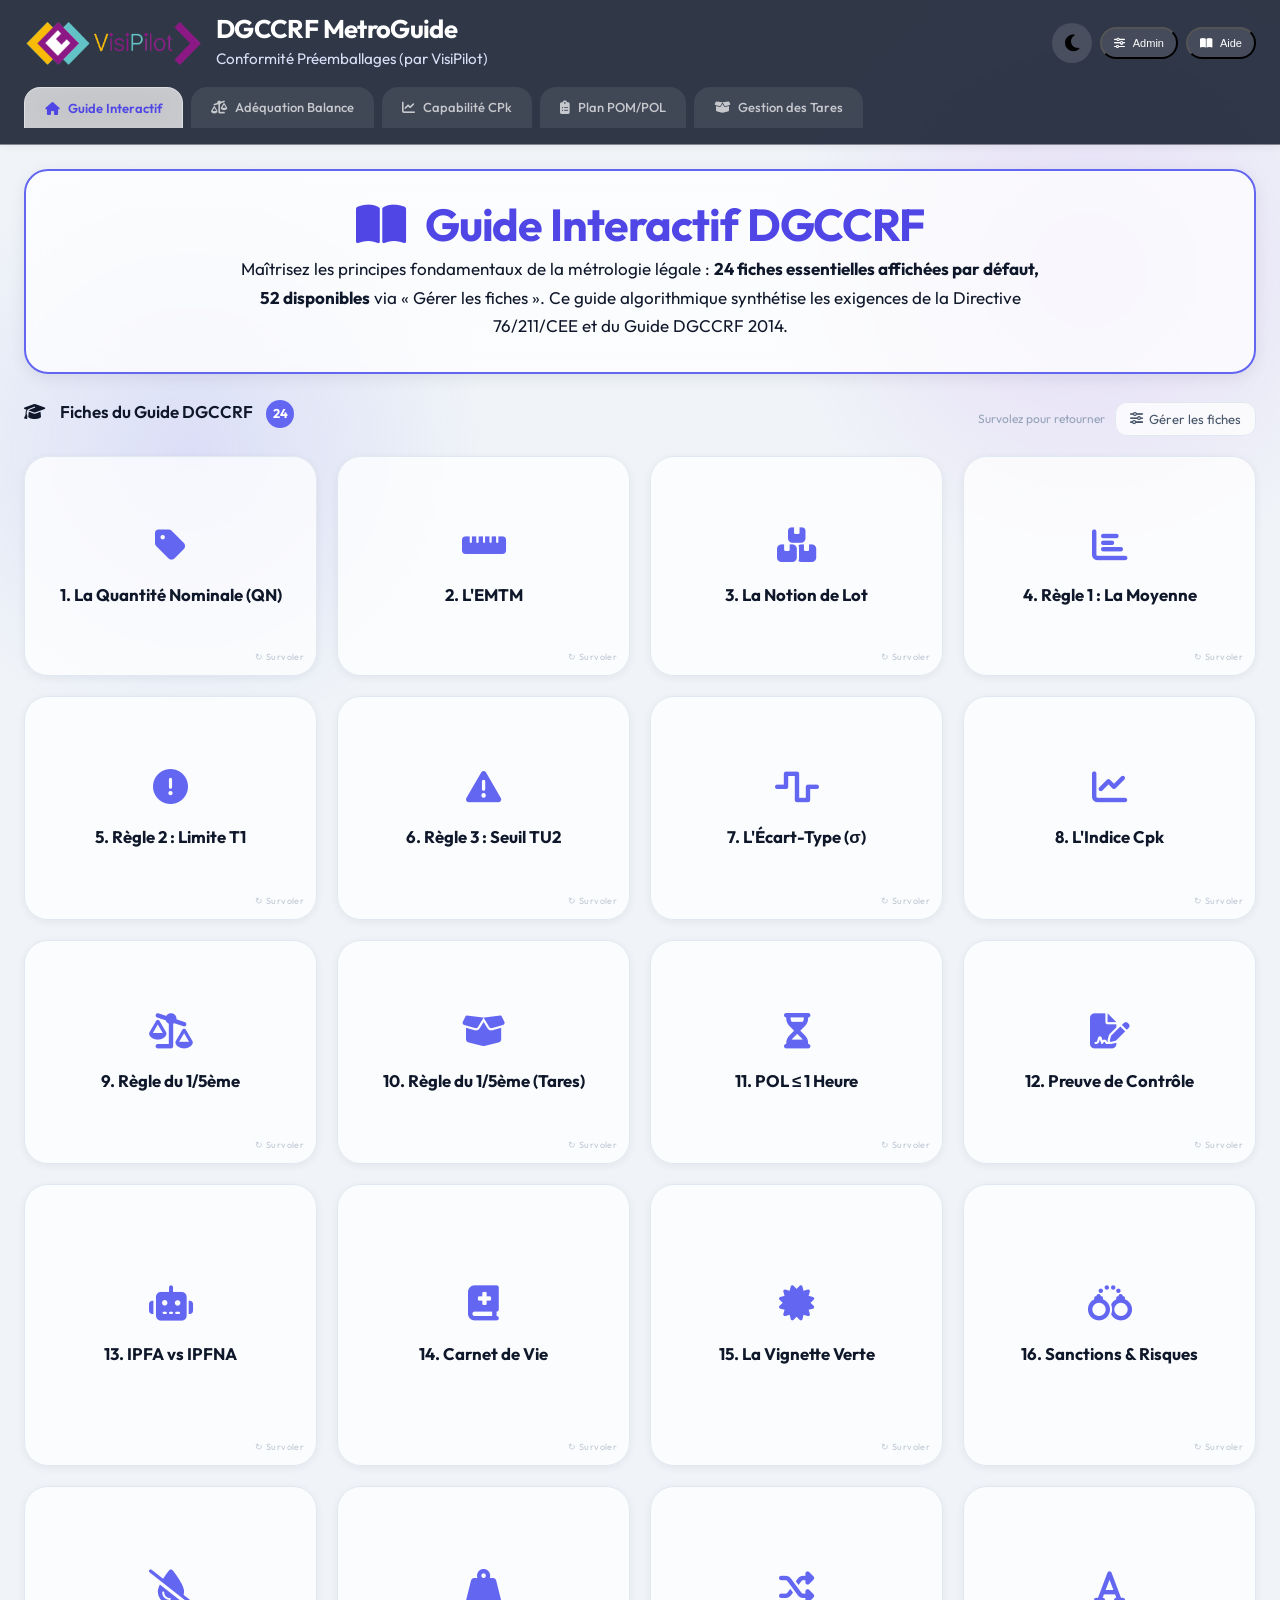
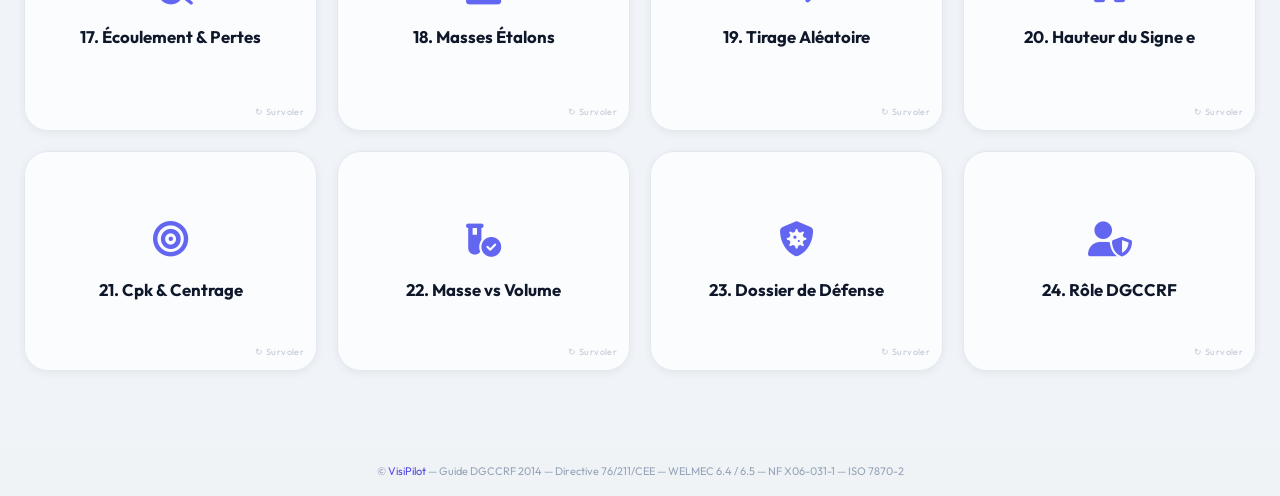
<file: index.html>
<!DOCTYPE html>
<html lang="fr">
<head>
  <meta charset="UTF-8">
  <meta name="viewport" content="width=device-width, initial-scale=1.0">
  <title>DGCCRF MetroGuide (par VisiPilot)</title>
  <link rel="preconnect" href="https://fonts.googleapis.com">
  <link rel="preconnect" href="https://fonts.gstatic.com" crossorigin>
  <link href="https://fonts.googleapis.com/css2?family=Outfit:wght@300;400;500;600;700&display=swap" rel="stylesheet">
  <link rel="stylesheet" href="https://cdnjs.cloudflare.com/ajax/libs/font-awesome/6.4.0/css/all.min.css">
  <script src="https://cdn.sheetjs.com/xlsx-latest/package/dist/xlsx.full.min.js"></script>
  <link rel="stylesheet" href="css/tokens.css">
  <link rel="stylesheet" href="css/components.css">
  <link rel="stylesheet" href="css/layout.css">
</head>
<body>
  <div class="app">

    <!-- ═══ HEADER ═══ -->
    <header class="app__header">
      <div class="header">
        <div class="header__brand">
          <a href="https://visipilot.com" target="_blank" rel="noopener" style="display:flex; align-items:center; text-decoration:none;">
            <img src="logo.png" alt="VisiPilot" class="header__logo" onerror="this.style.display='none';this.nextElementSibling.style.display='flex';">
            <div class="header__logo-placeholder" style="display:none;"><i class="fa-solid fa-scale-balanced"></i></div>
          </a>
          <div>
            <div class="header__title" style="color:white !important;">DGCCRF MetroGuide</div>
            <div class="header__subtitle" style="color:var(--brand-100) !important;">Conformité Préemballages (par VisiPilot)</div>
          </div>
        </div>
        <div class="header__actions">
          <button type="button" class="theme-toggle" onclick="toggleTheme()" title="Basculer le thème" aria-label="Basculer le thème"><i class="fa-solid fa-moon"></i></button>
          <button type="button" class="header__link" onclick="openAdminTips()" title="Gérer les fiches du guide" aria-label="Administration des fiches"><i class="fa-solid fa-sliders"></i> <span>Admin</span></button>
          <button type="button" class="header__link" onclick="openModal('help-modal')" title="Guide d'utilisation"><i class="fa-solid fa-book-open"></i> Aide</button>
        </div>
      </div>
      <nav class="nav" role="tablist" aria-label="Modules">
        <button type="button" class="nav__btn nav__btn--active" role="tab" aria-selected="true" aria-controls="panel-home" onclick="switchTab('home')" id="tab-home">
          <span class="icon"><i class="fa-solid fa-house"></i></span> Guide Interactif
        </button>
        <button type="button" class="nav__btn" role="tab" aria-selected="false" aria-controls="panel-balance" onclick="switchTab('balance')" id="tab-balance">
          <span class="icon"><i class="fa-solid fa-scale-unbalanced"></i></span> Adéquation Balance
        </button>
        <button type="button" class="nav__btn" role="tab" aria-selected="false" aria-controls="panel-cpk" onclick="switchTab('cpk')" id="tab-cpk">
          <span class="icon"><i class="fa-solid fa-chart-line"></i></span> Capabilité CPk
        </button>
        <button type="button" class="nav__btn" role="tab" aria-selected="false" aria-controls="panel-pom" onclick="switchTab('pom')" id="tab-pom">
          <span class="icon"><i class="fa-solid fa-clipboard-list"></i></span> Plan POM/POL
        </button>
        <button type="button" class="nav__btn" role="tab" aria-selected="false" aria-controls="panel-tare" onclick="switchTab('tare')" id="tab-tare">
          <span class="icon"><i class="fa-solid fa-box-open"></i></span> Gestion des Tares
        </button>
      </nav>
    </header>

    <!-- ═══ MAIN ═══ -->
    <main class="app__main">
      <div class="app__content">
        
        <!-- ═══════════════════════════════════════
             PANEL 0: ACCUEIL / GUIDE INTERACTIF
        ═══════════════════════════════════════ -->
        <section class="panel panel--active" id="panel-home" role="tabpanel" aria-labelledby="tab-home">
          <div style="grid-column: 1 / -1;">
            <div class="card card--info mb-6" style="background: var(--bg-surface); border: 2px solid var(--brand-500); text-align:center; padding: var(--space-8);">
              <h1 class="header__title" style="color:var(--brand-600); font-size: 2.8rem; margin-bottom: var(--space-2);"><i class="fa-solid fa-book-open" style="margin-right:12px;"></i> Guide Interactif DGCCRF</h1>
              <p class="text-secondary" style="font-size: var(--text-lg); max-width: 800px; margin: 0 auto;">
                Maîtrisez les principes fondamentaux de la métrologie légale : <strong>24 fiches essentielles affichées par défaut, 52 disponibles</strong> via « Gérer les fiches ». Ce guide algorithmique synthétise les exigences de la Directive 76/211/CEE et du Guide DGCCRF 2014.
              </p>
            </div>

            <div style="display:flex; align-items:center; justify-content:space-between; flex-wrap:wrap; gap:12px; margin-bottom: var(--space-4);">
              <h2 class="section__title mt-8" style="margin-bottom:0; border-bottom:none;">
                <i class="fa-solid fa-graduation-cap" style="margin-right:12px;"></i>
                Fiches du Guide DGCCRF
                <span id="tips-count" title="Nombre de fiches actives" aria-label="Nombre de fiches actives" style="display:inline-flex;align-items:center;justify-content:center;width:28px;height:28px;border-radius:50%;background:var(--brand-500);color:white;font-size:.8rem;font-weight:700;margin-left:10px;vertical-align:middle;">24</span>
              </h2>
              <div style="display:flex; gap:10px; align-items:center;">
                <span style="font-size:12px; color:var(--text-muted);">Survolez pour retourner</span>
                <button type="button" onclick="openAdminTips()" title="Gérer les fiches" style="display:inline-flex;align-items:center;gap:6px;padding:8px 14px;background:var(--bg-surface);border:1px solid var(--border);border-radius:var(--radius-md);cursor:pointer;font-size:.82rem;color:var(--text-secondary);font-family:inherit;transition:all .2s;" onmouseover="this.style.borderColor='var(--brand-400)';this.style.color='var(--brand-600)'" onmouseout="this.style.borderColor='var(--border)';this.style.color='var(--text-secondary)'">
                  <i class="fa-solid fa-sliders"></i> Gérer les fiches
                </button>
              </div>
            </div>
            <!-- Les cartes sont générées dynamiquement par renderTips() dans app.js -->
            <div id="tips-grid" class="form-grid" style="grid-template-columns: repeat(auto-fill, minmax(260px, 1fr)); gap: var(--space-5); margin-bottom: 50px; align-items: stretch;">
              <!-- rempli par JS -->
            </div>

            </div>
          </div>
        </section>

        <!-- ═══════════════════════════════════════
             PANEL 1: ADÉQUATION BALANCE
        ═══════════════════════════════════════ -->
        <section class="panel panel--split" id="panel-balance" role="tabpanel" aria-labelledby="tab-balance">
          <aside class="app__sidebar">
            <div class="card card--info mb-4">
              <div class="card__title"><i class="fa-solid fa-scale-balanced" style="margin-right:8px;"></i> Adéquation de l'Instrument</div>
              <div class="card__body" style="font-size:0.83rem; line-height:1.6;">

                <!-- Principe -->
                <details open>
                  <summary style="cursor:pointer;color:var(--brand-600);font-weight:700;padding:6px 0;list-style:none;display:flex;align-items:center;gap:6px;">
                    <i class="fa-solid fa-bullseye"></i> Principe fondamental
                  </summary>
                  <div style="padding:8px 0 4px 20px;">
                    <p>L'incertitude de la balance ne doit pas fausser la décision de conformité. Si la balance elle-même est trop imprécise, elle peut <strong>valider un lot défectueux</strong> ou <strong>rejeter un lot conforme</strong>.</p>
                    <p class="mt-2">La règle des 1/5 garantit que l'erreur instrument reste négligeable par rapport à la tolérance produit.</p>
                  </div>
                </details>

                <!-- Réglementation -->
                <details>
                  <summary style="cursor:pointer;color:var(--brand-600);font-weight:700;padding:6px 0;list-style:none;display:flex;align-items:center;gap:6px;">
                    <i class="fa-solid fa-book"></i> Base réglementaire
                  </summary>
                  <div style="padding:8px 0 4px 20px;font-size:.82rem;">
                    <ul style="margin:0;padding-left:14px;">
                      <li><strong>IPFNA (balances, « NAWI » en anglais)</strong> : Décret 91-330 du 27/03/1991 — EMT en service = <strong>2 × EMT neuve</strong></li>
                      <li><strong>IPFA (trieuses)</strong> : Arrêté du 10/01/2006 — EMT en service = EMT nominale (<strong>pas de doublement</strong>)</li>
                      <li><strong>Règle 1/5</strong> : pratique WELMEC 6.4 (adéquation de l'instrument) ; exigences instruments : Guide DGCCRF §IV</li>
                      <li><strong>Dir. 2014/31/UE</strong> (IPFNA) — remplace 90/384/CEE</li>
                      <li><strong>Dir. 2014/32/UE</strong> (IPFA)</li>
                    </ul>
                  </div>
                </details>

                <!-- Méthode de calcul -->
                <details>
                  <summary style="cursor:pointer;color:var(--brand-600);font-weight:700;padding:6px 0;list-style:none;display:flex;align-items:center;gap:6px;">
                    <i class="fa-solid fa-calculator"></i> Méthode de calcul
                  </summary>
                  <div style="padding:8px 0 4px 20px;">
                    <div style="background:var(--bg-elevated);border-radius:6px;padding:10px;font-family:monospace;font-size:.78rem;line-height:1.7;">
                      <strong>Étape 1</strong> : ratio = QN / e<br>
                      <strong>Étape 2 IPFNA</strong> :<br>
                      &nbsp; si ratio ≤ s1·e → facteur = 0,5<br>
                      &nbsp; si ratio ≤ s2·e → facteur = 1,0<br>
                      &nbsp; sinon → facteur = 1,5<br>
                      &nbsp; EMT_neuve = facteur × e<br>
                      &nbsp; EMT_service = <strong>2 × EMT_neuve</strong><br>
                      <strong>Étape 2 IPFA</strong> :<br>
                      &nbsp; si ratio ≤ s1·e → facteur = 1<br>
                      &nbsp; si ratio ≤ s2·e → facteur = 2<br>
                      &nbsp; sinon → facteur = 3<br>
                      &nbsp; EMT_service = <strong>facteur × e</strong><br>
                      <strong>Étape 3</strong> : EMT_service ≤ EMTM / 5 ?
                    </div>
                    <p class="mt-2" style="font-size:.78rem;"><strong>Seuils classe III</strong> (la plus fréquente) : s1 = 500e, s2 = 2000e. Ex. QN=100 g, e=1 g → ratio=100 → ≤ 500e → facteur 0,5 → EMT_neuve=0,5 g → EMT_service=1 g.</p>
                  </div>
                </details>

                <!-- Échelon minimal -->
                <details>
                  <summary style="cursor:pointer;color:var(--brand-600);font-weight:700;padding:6px 0;list-style:none;display:flex;align-items:center;gap:6px;">
                    <i class="fa-solid fa-table"></i> Échelon e minimal légal
                  </summary>
                  <div style="padding:8px 0 4px 20px;">
                    <table style="width:100%;font-size:.75rem;border-collapse:collapse;">
                      <thead><tr style="background:var(--brand-500);color:white;"><th style="padding:4px 6px;text-align:left;">e (g)</th><th style="padding:4px 6px;text-align:left;">QN mini IPFNA</th><th style="padding:4px 6px;text-align:left;">QN mini IPFA</th></tr></thead>
                      <tbody>
                        <tr style="border-bottom:1px solid var(--border-subtle);"><td style="padding:3px 6px;">0,1</td><td>Toute QN</td><td>Toute QN</td></tr>
                        <tr style="border-bottom:1px solid var(--border-subtle);background:var(--bg-elevated);"><td style="padding:3px 6px;">0,5</td><td>≥ 50 g</td><td>≥ 25 g</td></tr>
                        <tr style="border-bottom:1px solid var(--border-subtle);"><td style="padding:3px 6px;">1</td><td>≥ 200 g</td><td>≥ 110 g</td></tr>
                        <tr style="border-bottom:1px solid var(--border-subtle);background:var(--bg-elevated);"><td style="padding:3px 6px;">2</td><td>≥ 2 kg</td><td>≥ 330 g</td></tr>
                        <tr><td style="padding:3px 6px;">5</td><td>≥ 5 kg</td><td>≥ 1 670 g</td></tr>
                      </tbody>
                    </table>
                    <p style="font-size:.75rem;margin-top:6px;color:var(--text-muted);">Source : Guide DGCCRF §IV — Tableau 1 (IPFNA) et Tableau 3 (IPFA)</p>
                  </div>
                </details>

                <!-- Application pratique -->
                <details>
                  <summary style="cursor:pointer;color:var(--brand-600);font-weight:700;padding:6px 0;list-style:none;display:flex;align-items:center;gap:6px;">
                    <i class="fa-solid fa-hard-hat"></i> En pratique sur le terrain
                  </summary>
                  <div style="padding:8px 0 4px 20px;">
                    <ol style="padding-left:14px;font-size:.82rem;line-height:1.7;">
                      <li>Lire <strong>e</strong> sur la plaque signalétique de la balance (pas l'affichage d)</li>
                      <li>Calculer <strong>EMTM</strong> avec le tableau réglementaire</li>
                      <li>Calculer <strong>EMT en service</strong> selon la classe et le ratio QN/e</li>
                      <li>Vérifier <strong>EMT_service ≤ EMTM/5</strong></li>
                      <li>Si NON → choisir une balance de classe supérieure ou d'échelon plus petit</li>
                    </ol>
                    <div class="alert alert--warning mt-2" style="font-size:.78rem;padding:8px;">
                      ⚠️ Ne jamais utiliser e = d si la plaque indique e ≠ d (ex. d=0,1 g mais e=1 g). C'est l'échelon e qui compte réglementairement.
                    </div>
                  </div>
                </details>

                <div class="alert alert--info mt-3" style="font-size:.78rem;">
                  <strong>Règle-clé :</strong> EMT service ≤ EMTM / 5 (= 20% de l'EMTM)
                </div>
              </div>
            </div>
          </aside>
          <button class="sidebar-toggle-strip" onclick="toggleSidebar(this)" title="Masquer / afficher le panneau">
            <i class="fa-solid fa-chevron-left"></i>
          </button>
          <div class="app__body">
            <div class="settings-bar">
              <span class="settings-bar__label">Outils</span>
              <button type="button" class="settings-btn" onclick="resetAll()">🔄 Réinitialiser</button>
            </div>

            <div class="verdict verdict--neutral" id="b_verdict">
              <div class="verdict__icon">○</div>
              <div class="verdict__content">
                <div class="verdict__title">Saisie Requise</div>
                <div class="verdict__text">Renseignez vos caractéristiques et cliquez sur "Vérifier".</div>
              </div>
            </div>

            <div class="section">
              <h2 class="section__title"><i class="fa-solid fa-scale-balanced" style="margin-right:8px;"></i> Instrument & Produit</h2>
              <div class="form-grid">
                <div class="field">
                  <label class="field__label" for="b_type">Type</label>
                  <select class="select" id="b_type" onchange="onTypeChange()">
                    <option value="nawi">IPFNA — Balance</option>
                    <option value="ipfa">IPFA — Trieuse</option>
                  </select>
                </div>
                <div class="field">
                  <label class="field__label" for="b_e">Échelon e</label>
                  <input type="number" class="input" id="b_e" value="1" step="any">
                </div>
                <div class="field">
                  <label class="field__label" for="b_qn">QN (g)</label>
                  <input type="number" class="input" id="b_qn" value="100" step="any">
                </div>
                <div class="field">
                  <label class="field__label" for="b_classe">Classe</label>
                  <select class="select" id="b_classe" onchange="updateBalanceClassInfo()"></select>
                  <span class="field__hint" id="b_class_desc"></span>
                </div>
              </div>
              <div class="form-grid mt-4">
                <div class="field">
                  <label class="field__label" for="b_ref">Référence</label>
                  <input type="text" class="input" id="b_ref" value="V41XWE3T-M">
                </div>
                <div class="field">
                  <label class="field__label" for="b_prod">Libellé produit</label>
                  <input type="text" class="input" id="b_prod" value="Produit X">
                </div>
                <div class="field">
                  <label class="field__label" for="b_max">Max (g)</label>
                  <input type="number" class="input" id="b_max" value="3000">
                </div>
                <div class="field">
                  <label class="field__label" for="b_min">Min (g)</label>
                  <input type="number" class="input" id="b_min" value="20">
                </div>
                <div class="field">
                  <label class="field__label" for="b_d">Échelon d</label>
                  <input type="number" class="input" id="b_d" value="1">
                </div>
              </div>
            </div>

            <div class="btn-row">
              <button type="button" class="btn btn--primary" onclick="verifyBalance()"><i class="fa-solid fa-check" style="margin-right:6px;"></i> Vérifier</button>
              <button type="button" class="btn btn--ghost" id="b_dl_btn" disabled onclick="downloadReport('balance')"><i class="fa-solid fa-download" style="margin-right:6px;"></i> Rapport</button>
            </div>

            <div class="result" id="b_result" style="display:none;">
              <div class="result__header" id="b_result_hdr"></div>
              <div class="result__body" id="b_result_body"></div>
            </div>

        </section> <!-- fin panel balance -->



        <!-- ═══════════════════════════════════════
             PANEL 2: CAPABILITÉ CPk
        ═══════════════════════════════════════ -->
        <section class="panel panel--split" id="panel-cpk" role="tabpanel" aria-labelledby="tab-cpk">
          <aside class="app__sidebar">
            <div class="card card--info mb-4">
              <div class="card__title"><i class="fa-solid fa-chart-line" style="margin-right:8px;"></i> Fiche : Capabilité CPk</div>
              <div class="card__body" style="font-size:0.83rem; line-height:1.6;">

                <details open>
                  <summary style="cursor:pointer; color:var(--brand-600); font-weight:700; font-size:0.88rem; padding:4px 0; list-style:none; display:flex; align-items:center; gap:6px;"><i class="fa-solid fa-lightbulb"></i> Principe fondamental</summary>
                  <div style="padding:8px 0 4px 16px; border-left:3px solid var(--brand-300); margin-top:6px;">
                    <p>La <strong>capabilité</strong> mesure l'aptitude du processus d'emplissage à produire des lots conformes <em>sans recourir au tri</em>.</p>
                    <p class="mt-2">Un Cpk élevé signifie que la machine est régulière et bien centrée. Un Cpk faible impose un <strong>surdosage systématique</strong> (coût matière) pour rester dans les tolérances légales.</p>
                    <p class="mt-2">⚠️ Pour les préemballages, <strong>l'EMTM est une erreur EN MOINS uniquement</strong> — il n'y a aucune sanction pour surdosage. On ne calcule donc que le Cpk côté inférieur.</p>
                  </div>
                </details>

                <details class="mt-3">
                  <summary style="cursor:pointer; color:var(--brand-600); font-weight:700; font-size:0.88rem; padding:4px 0; list-style:none; display:flex; align-items:center; gap:6px;"><i class="fa-solid fa-scale-balanced"></i> Base réglementaire</summary>
                  <div style="padding:8px 0 4px 16px; border-left:3px solid var(--brand-300); margin-top:6px;">
                    <p><strong>Guide DGCCRF 2014 §V</strong> — Seuil de centrage du processus de dosage en fonction de la capabilité machine. Exige la surveillance de la capabilité et la détermination du seuil de centrage <em>ms</em> (§V.A sans signe e, §V.B avec signe e).</p>
                    <p class="mt-2"><strong>WELMEC 6.4</strong> — Guide emplisseurs : le CPk doit être calculé avant de fixer la QC (Quantité Cible) et les limites des cartes de contrôle.</p>
                    <p class="mt-2"><strong>Directive 76/211/CEE Annexe I</strong> — Définit les 3 critères de conformité du lot auxquels le CPk doit répondre statistiquement.</p>
                    <p class="mt-2"><strong>NF X06-030 / ISO 8258</strong> (remplacée par ISO 7870-2 ; toutes deux citées par le Guide §II.B) — Méthodes d'estimation de σ₀ à partir de cartes de contrôle (σ₀ = s̄/c₄ ou R̄/d₂).</p>
                  </div>
                </details>

                <details class="mt-3">
                  <summary style="cursor:pointer; color:var(--brand-600); font-weight:700; font-size:0.88rem; padding:4px 0; list-style:none; display:flex; align-items:center; gap:6px;"><i class="fa-solid fa-calculator"></i> Formules de calcul</summary>
                  <div style="padding:8px 0 4px 16px; border-left:3px solid var(--brand-300); margin-top:6px; font-family:monospace; font-size:0.79rem; line-height:1.7;">
                    <strong>Cp</strong>  = E / (3 × σ₀)<br>
                    &nbsp;&nbsp;&nbsp;→ référence machine, indépendant du centrage<br><br>
                    <strong>Cpk_lower</strong> = (μ − (QN − E)) / (3 × σ₀)<br>
                    &nbsp;&nbsp;&nbsp;→ critère défectueux (TU1 = QN − E)<br><br>
                    <strong>Cpk_super</strong> = (μ − (QN − 2E)) / (3 × σ₀)<br>
                    &nbsp;&nbsp;&nbsp;→ critère super-défectueux (TU2), signe e uniquement<br><br>
                    <strong>Cpk retenu</strong> = MIN(Cpk_lower [, Cpk_super si signe e])<br><br>
                    <strong>Seuil σ critique</strong> : σ₀ ≤ E / 2,05<br>
                    &nbsp;&nbsp;&nbsp;→ Si respecté : ms = QN (pas de surdosage)<br>
                    &nbsp;&nbsp;&nbsp;→ Sinon : ms = QN − E + 2,05 × σ₀<br>
                    &nbsp;&nbsp;&nbsp;&nbsp;&nbsp;(+ max avec critère super-déf. si signe e)
                  </div>
                </details>

                <details class="mt-3">
                  <summary style="cursor:pointer; color:var(--brand-600); font-weight:700; font-size:0.88rem; padding:4px 0; list-style:none; display:flex; align-items:center; gap:6px;"><i class="fa-solid fa-table"></i> Interprétation du Cpk</summary>
                  <div style="padding:8px 0 4px 16px; border-left:3px solid var(--brand-300); margin-top:6px;">
                    <table style="width:100%; font-size:0.78rem; border-collapse:collapse;">
                      <thead><tr style="background:var(--bg-muted);">
                        <th style="padding:4px 6px; text-align:left; border-bottom:1px solid var(--border);">Cpk</th>
                        <th style="padding:4px 6px; text-align:left; border-bottom:1px solid var(--border);">Diagnostic</th>
                      </tr></thead>
                      <tbody>
                        <tr><td style="padding:3px 6px; color:#dc2626;">&lt; 0,68</td><td style="padding:3px 6px;">Non conforme — critère des 2 % de défectueux non tenu (z &lt; 2,05) → surdosage obligatoire</td></tr>
                        <tr style="background:var(--bg-muted);"><td style="padding:3px 6px; color:#16a34a;">≥ 0,68</td><td style="padding:3px 6px;">Critère défectueux tenu (Cpk = z/3 ; z = 2,05 ⇔ 2 % sous TU1)</td></tr>
                        <tr><td style="padding:3px 6px; color:#16a34a;">≥ U/3 (signe e)</td><td style="padding:3px 6px;">Critère superdéfectueux tenu : 1,03 (N ≤ 1 000) / 1,24 (N ≤ 10 000) / 1,42 (N &gt; 10 000)</td></tr>
                        <tr style="background:var(--bg-muted);"><td style="padding:3px 6px; color:#0369a1;">1,00 / 1,33</td><td style="padding:3px 6px;">Repères industriels de confort (MSP) — sans valeur réglementaire</td></tr>
                      </tbody>
                    </table>
                    <p style="font-size:.75rem;margin-top:6px;color:var(--text-muted);">⚠️ σ₀ = E/2,05 avec centrage sur QN correspond à Cpk ≈ 0,68 : c'est le seuil métrologique du critère défectueux — les seuils industriels (1,33…) sont des marges de confort, pas des exigences des textes.</p>
                  </div>
                </details>

                <details class="mt-3">
                  <summary style="cursor:pointer; color:var(--brand-600); font-weight:700; font-size:0.88rem; padding:4px 0; list-style:none; display:flex; align-items:center; gap:6px;"><i class="fa-solid fa-hard-hat"></i> En pratique sur le terrain</summary>
                  <div style="padding:8px 0 4px 16px; border-left:3px solid var(--brand-300); margin-top:6px;">
                    <ol style="padding-left:16px; line-height:1.8;">
                      <li>Prélever <strong>≥ 20 pesées</strong> consécutives en régime stabilisé (pas de démarrage ni de fin de lot)</li>
                      <li>Calculer σ₀ estimé = écart-type de l'échantillon (<em>n−1</em>)</li>
                      <li>Calculer l'EMTM E du produit (table Directive 76/211)</li>
                      <li>Vérifier si σ₀ ≤ E/2,05 pour savoir si un surdosage est nécessaire</li>
                      <li>Calculer ms, puis régler μ ≥ ms sur la machine</li>
                      <li>Recalculer le Cpk avec μ réel de production pour confirmer la conformité</li>
                    </ol>
                    <p class="mt-2" style="color:var(--text-secondary);">⚙️ σ₀ inclut : variabilité machine + variabilité tare + variabilité produit + opérateur. Ne pas confondre avec σ d'une seule tête de remplissage.</p>
                  </div>
                </details>

                <div class="alert alert--info mt-3" style="font-size:0.8rem;">
                  Règle-clé : σ₀ ≤ <strong>E / 2,05</strong> → centrage sur QN sans surdosage
                </div>
              </div>
            </div>
          </aside>
          <button class="sidebar-toggle-strip" onclick="toggleSidebar(this)" title="Masquer / afficher le panneau">
            <i class="fa-solid fa-chevron-left"></i>
          </button>
          <div class="app__body">
            <div class="stepper">
              <div class="stepper__item stepper__item--active" id="s_cpk_1"><div class="stepper__num">1</div> Modèle</div>
              <i class="fa-solid fa-chevron-right stepper__arrow"></i>
              <div class="stepper__item" id="s_cpk_2"><div class="stepper__num">2</div> Import Pesées</div>
              <i class="fa-solid fa-chevron-right stepper__arrow"></i>
              <div class="stepper__item" id="s_cpk_3"><div class="stepper__num">3</div> Moyenne μ</div>
              <i class="fa-solid fa-chevron-right stepper__arrow"></i>
              <div class="stepper__item" id="s_cpk_4"><div class="stepper__num">4</div> Verdict</div>
            </div>

            <div class="verdict verdict--neutral" id="c_verdict">
              <div class="verdict__icon">○</div>
              <div class="verdict__content">
                <div class="verdict__title">Initialisation</div>
                <div class="verdict__text">Commencez par importer vos données σ₀ ou téléchargez le modèle Excel.</div>
              </div>
            </div>

            <div class="section">
              <h2 class="section__title"><i class="fa-solid fa-file-excel" style="margin-right:8px;"></i> 1. Données de Capabilité (&sigma;₀)</h2>
              <div class="btn-row mb-4">
                <button type="button" class="btn btn--ghost btn--sm" onclick="downloadTemplate('cpk')"><i class="fa-solid fa-download"></i> Modèle Excel .xlsx</button>
              </div>
              
              <div class="upload-zone" id="cpk_upload_zone">
                <input type="file" class="upload-zone__input" id="cpk_file" accept=".xlsx, .xls, .csv" onchange="handleFileUpload(this, 'cpk')">
                <i class="fa-solid fa-cloud-arrow-up upload-zone__icon"></i>
                <div class="upload-zone__text">Glissez votre fichier Excel ici ou <strong>cliquez pour parcourir</strong></div>
                <div class="upload-zone__filename" id="cpk_filename">Aucun fichier sélectionné</div>
              </div>
            </div>

            <div class="section">
              <h2 class="section__title"><i class="fa-solid fa-sliders" style="margin-right:8px;"></i> 2. Paramètres de Production</h2>
              <div class="form-grid">
                <div class="field">
                  <label class="field__label" for="c_qn">QN (g)</label>
                  <input type="number" class="input" id="c_qn" value="100" min="1" step="any">
                </div>
                <div class="field">
                  <label class="field__label" for="c_mu">Moyenne actuelle &mu; (g)</label>
                  <input type="number" class="input" id="c_mu" value="101" step="any">
                </div>
                <div class="field">
                  <label class="field__label" for="c_signe_e">Signe 'e'</label>
                  <select class="select" id="c_signe_e">
                    <option value="non">Non</option>
                    <option value="oui">Oui (Obligation Cartes)</option>
                  </select>
                </div>
                <div class="field">
                  <label class="field__label" for="c_lot_n">Taille du lot N <span class="help-tip" data-tip="Fixe le coefficient U du critère superdéfectueux (signe e)"></span></label>
                  <select class="select" id="c_lot_n">
                    <option value="3.09">N ≤ 1 000 (U = 3,09)</option>
                    <option value="3.71">1 000 &lt; N ≤ 10 000 (U = 3,71)</option>
                    <option value="4.26">N &gt; 10 000 (U = 4,26)</option>
                  </select>
                </div>
                <div class="field">
                  <label class="field__label">Écart-type &sigma;₀ calculé</label>
                  <input type="text" class="input" id="c_sigma_display" value="Import requis" disabled style="background:var(--bg-muted);">
                  <input type="hidden" id="c_sigma" value="0">
                </div>
              </div>
            </div>

            <div class="btn-row">
              <button type="button" class="btn btn--primary" id="c_calc_btn" disabled onclick="calcCpk()"><i class="fa-solid fa-chart-simple" style="margin-right:6px;"></i> Calculer le Cpk</button>
            </div>

            <div class="result" id="c_result" style="display:none;">
              <div class="result__header" id="c_result_hdr"></div>
              <div class="result__body" id="c_result_body"></div>
            </div>
          </div>
        </section>

        <!-- ═══════════════════════════════════════
             PANEL 3: PLAN POM/POL
        ═══════════════════════════════════════ -->

        <section class="panel panel--split" id="panel-pom" role="tabpanel" aria-labelledby="tab-pom">
          <aside class="app__sidebar">
            <div class="card card--info mb-4">
              <div class="card__title"><i class="fa-solid fa-clipboard-list" style="margin-right:8px;"></i> Fiche : Plan POM/POL</div>
              <div class="card__body" style="font-size:0.83rem; line-height:1.6;">

                <details open>
                  <summary style="cursor:pointer; color:var(--brand-600); font-weight:700; font-size:0.88rem; padding:4px 0; list-style:none; display:flex; align-items:center; gap:6px;"><i class="fa-solid fa-lightbulb"></i> Principe fondamental</summary>
                  <div style="padding:8px 0 4px 16px; border-left:3px solid var(--brand-300); margin-top:6px;">
                    <p>POM et POl mesurent la <strong>réactivité du plan de surveillance</strong> : combien de prélèvements sont nécessaires pour détecter un déréglage dangereux de la machine ?</p>
                    <p class="mt-2"><strong>POM</strong> (Période Opérationnelle Moyenne) : nombre d'échantillonnages permettant de déceler un déréglage donné avec une probabilité de 50 %.</p>
                    <p class="mt-2"><strong>POl</strong> (Période Opérationnelle limite) : nombre d'échantillonnages réalisés en <strong>1 heure de fabrication</strong> (ex. fréquence 15 min → POl = 4). Le déréglage doit être décelé au plus tard au bout d'une heure : <strong>POM ≤ POl</strong>.</p>
                    <p class="mt-2">Les déréglages analysés sont ceux de l'<strong>Annexe 4 du Guide</strong> : sous-dosage de la cible à m1 = 0,998·QN, dérive à m2 = QN − E + 2,05σ₀ (2 % de défectueux) et hausse de l'écart-type à σ₁.</p>
                  </div>
                </details>

                <details class="mt-3">
                  <summary style="cursor:pointer; color:var(--brand-600); font-weight:700; font-size:0.88rem; padding:4px 0; list-style:none; display:flex; align-items:center; gap:6px;"><i class="fa-solid fa-scale-balanced"></i> Base réglementaire</summary>
                  <div style="padding:8px 0 4px 16px; border-left:3px solid var(--brand-300); margin-top:6px;">
                    <p><strong>Guide DGCCRF 2014 §VII.B.2.3 + Annexe 4</strong> — Tout déréglage susceptible de rendre un lot NC doit être détecté dans un délai ne dépassant pas <strong>1 heure de fabrication</strong> (POM ≤ POl = nombre de prélèvements par heure).</p>
                    <p class="mt-2"><strong>NF X06-031-1 / ISO 7870-2</strong> — Cartes de contrôle aux mesures : définissent les limites de contrôle (LCI/LCS) et les courbes d'efficacité (caractéristique opérationnelle, « OC curve ») qui fondent les tables de POM.</p>
                    <p class="mt-2"><strong>WELMEC 6.4</strong> — Le plan d'échantillonnage (n, fréquence) doit être dimensionné pour satisfaire l'exigence POL ≤ 1h avant toute mise en production.</p>
                    <p class="mt-2"><strong>Recommandation pratique (Guide §VII.B.1.1 et §VII.B.2.3)</strong> : effectif n entre 7 et 10 unités, calé si possible sur le pas de l'emplisseuse (nb de becs).</p>
                  </div>
                </details>

                <details class="mt-3">
                  <summary style="cursor:pointer; color:var(--brand-600); font-weight:700; font-size:0.88rem; padding:4px 0; list-style:none; display:flex; align-items:center; gap:6px;"><i class="fa-solid fa-calculator"></i> Formules de calcul</summary>
                  <div style="padding:8px 0 4px 16px; border-left:3px solid var(--brand-300); margin-top:6px; font-family:monospace; font-size:0.79rem; line-height:1.8;">
                    <strong>POl</strong> = nb d'échantillonnages par heure<br>
                    &nbsp;&nbsp;&nbsp;→ ex. fréquence 15 min → POl = 4<br><br>
                    <strong>Déréglage ① — critère moyenne</strong> :<br>
                    &nbsp;&nbsp;&nbsp;m1 = 0,998 × QN (et QN − m1 ≥ 0,1 g)<br>
                    <strong>Déréglage ② — critère défectueux</strong> :<br>
                    &nbsp;&nbsp;&nbsp;m2 = QN − E + 2,05 × σ₀<br>
                    <strong>δ√n</strong> = (QC − m) / σ₀ × √n<br>
                    &nbsp;&nbsp;&nbsp;→ P = Φ(δ√n − 3) ; <strong>POM = 1 / P</strong><br><br>
                    <strong>Déréglage ③ — carte écart-type</strong> :<br>
                    &nbsp;&nbsp;&nbsp;σ₁ = (QC − (QN − E)) / 2,05<br>
                    &nbsp;&nbsp;&nbsp;POM = 1 / P(s &gt; σ₀·(c₄ + 3√(1−c₄²)) | σ₁)<br><br>
                    <strong>Efficacité correcte</strong> : POM ≤ POl<br>
                    &nbsp;&nbsp;&nbsp;→ pour chacun des 3 déréglages (Annexe 4)
                  </div>
                </details>

                <details class="mt-3">
                  <summary style="cursor:pointer; color:var(--brand-600); font-weight:700; font-size:0.88rem; padding:4px 0; list-style:none; display:flex; align-items:center; gap:6px;"><i class="fa-solid fa-sliders"></i> Leviers d'action</summary>
                  <div style="padding:8px 0 4px 16px; border-left:3px solid var(--brand-300); margin-top:6px;">
                    <p>Si POM &gt; POl pour l'un des déréglages, quatre leviers (Annexe 4) :</p>
                    <table style="width:100%; font-size:0.79rem; border-collapse:collapse; margin-top:6px;">
                      <thead><tr style="background:var(--bg-muted);">
                        <th style="padding:4px 6px; text-align:left; border-bottom:1px solid var(--border);">Levier</th>
                        <th style="padding:4px 6px; text-align:left; border-bottom:1px solid var(--border);">Effet</th>
                      </tr></thead>
                      <tbody>
                        <tr><td style="padding:3px 6px;">↑ Augmenter n</td><td style="padding:3px 6px;">↑ δ√n → ↓ POM (fort effet)</td></tr>
                        <tr style="background:var(--bg-muted);"><td style="padding:3px 6px;">↑ Augmenter QC (surdosage k)</td><td style="padding:3px 6px;">↑ δ → ↓ POM (coût matière)</td></tr>
                        <tr><td style="padding:3px 6px;">↑ Fréquence de prélèvement</td><td style="padding:3px 6px;">↑ POl directement</td></tr>
                        <tr style="background:var(--bg-muted);"><td style="padding:3px 6px;">↓ Réduire σ₀ machine</td><td style="padding:3px 6px;">↑ δ → ↓ POM (levier durable)</td></tr>
                      </tbody>
                    </table>
                    <p class="mt-2" style="color:#dc2626;">⛔ Espacer les prélèvements réduit POl — ne jamais compenser une carte peu efficace par une fréquence plus rare.</p>
                  </div>
                </details>

                <details class="mt-3">
                  <summary style="cursor:pointer; color:var(--brand-600); font-weight:700; font-size:0.88rem; padding:4px 0; list-style:none; display:flex; align-items:center; gap:6px;"><i class="fa-solid fa-hard-hat"></i> En pratique sur le terrain</summary>
                  <div style="padding:8px 0 4px 16px; border-left:3px solid var(--brand-300); margin-top:6px;">
                    <ol style="padding-left:16px; line-height:1.8;">
                      <li>Déterminer σ₀ (depuis l'étude de capabilité CPk)</li>
                      <li>Calculer ms (seuil de centrage), puis fixer QC = ms + k</li>
                      <li>Choisir n (7 à 10 unités, calé sur le nb de becs)</li>
                      <li>Calculer POl = 60 / fréquence (prélèvements par heure)</li>
                      <li>Vérifier POM ≤ POl pour les 3 déréglages de l'Annexe 4</li>
                      <li>Sinon : augmenter k (QC), n, la fréquence, ou réduire σ₀</li>
                      <li>Formaliser dans la procédure ; valider annuellement ou après tout changement machine</li>
                    </ol>
                  </div>
                </details>

                <div class="alert alert--info mt-3" style="font-size:0.8rem;">
                  Règle-clé : <strong>POM ≤ POl</strong> pour chaque déréglage — détection en ≤ 1 h (Guide DGCCRF §VII.B.2.3, Annexe 4)
                </div>
              </div>
            </div>
          </aside>
          <button class="sidebar-toggle-strip" onclick="toggleSidebar(this)" title="Masquer / afficher le panneau">
            <i class="fa-solid fa-chevron-left"></i>
          </button>
          <div class="app__body">
            <div class="stepper">
              <div class="stepper__item stepper__item--active" id="s_pom_1"><div class="stepper__num">1</div> Paramètres</div>
              <i class="fa-solid fa-chevron-right stepper__arrow"></i>
              <div class="stepper__item" id="s_pom_2"><div class="stepper__num">2</div> Pesées de lot</div>
              <i class="fa-solid fa-chevron-right stepper__arrow"></i>
              <div class="stepper__item" id="s_pom_3"><div class="stepper__num">3</div> Analyse</div>
            </div>

            <div class="verdict verdict--neutral" id="p_verdict">
              <div class="verdict__icon">○</div>
              <div class="verdict__content">
                <div class="verdict__title">Initialisation</div>
                <div class="verdict__text">Renseignez vos paramètres et importez les pesées du prélèvement.</div>
              </div>
            </div>

            <div class="section">
              <h2 class="section__title"><i class="fa-solid fa-sliders" style="margin-right:8px;"></i> 1. Configuration du Plan</h2>
              <div class="form-grid">
                <div class="field">
                  <label class="field__label" for="p_qn">QN (g)</label>
                  <input type="number" class="input" id="p_qn" value="100" min="1" step="any">
                </div>
                <div class="field">
                  <label class="field__label" for="p_n">Effectif n</label>
                  <input type="number" class="input" id="p_n" value="10" min="2" max="65" step="1">
                </div>
                <div class="field">
                  <label class="field__label" for="p_freq">Fréquence (min)</label>
                  <input type="number" class="input" id="p_freq" value="30" min="5" step="5">
                </div>
                <div class="field">
                  <label class="field__label" for="p_sigma">σ₀ (Capacité machine)</label>
                  <input type="number" class="input" id="p_sigma" value="1.5" step="any">
                </div>
                <div class="field">
                  <label class="field__label" for="p_qc">Quantité cible QC (g) <span class="help-tip" data-tip="QC = ms + k (Annexe 4). Laisser vide pour QC = ms"></span></label>
                  <input type="number" class="input" id="p_qc" placeholder="auto = ms" step="any">
                </div>
                <div class="field">
                  <label class="field__label" for="p_signe_e">Signe 'e'</label>
                  <select class="select" id="p_signe_e">
                    <option value="non">Non</option>
                    <option value="oui">Oui (Cartes obligatoires)</option>
                  </select>
                </div>
                <div class="field">
                  <label class="field__label" for="p_lot_n">Taille du lot N <span class="help-tip" data-tip="Fixe le coefficient U du critère superdéfectueux (signe e)"></span></label>
                  <select class="select" id="p_lot_n">
                    <option value="3.09">N ≤ 1 000 (U = 3,09)</option>
                    <option value="3.71">1 000 &lt; N ≤ 10 000 (U = 3,71)</option>
                    <option value="4.26">N &gt; 10 000 (U = 4,26)</option>
                  </select>
                </div>
              </div>
            </div>

            <div class="section">
              <h2 class="section__title"><i class="fa-solid fa-file-excel" style="margin-right:8px;"></i> 2. Données du Prélèvement</h2>
              <div class="btn-row mb-4">
                <button type="button" class="btn btn--ghost btn--sm" onclick="downloadTemplate('pom')"><i class="fa-solid fa-download"></i> Modèle Prélèvement .xlsx</button>
              </div>
              <div class="upload-zone" id="pom_upload_zone">
                <input type="file" class="upload-zone__input" id="pom_file" accept=".xlsx, .xls, .csv" onchange="handleFileUpload(this, 'pom')">
                <i class="fa-solid fa-cloud-arrow-up upload-zone__icon"></i>
                <div class="upload-zone__text">Importez vos <strong>n</strong> pesées ici</div>
                <div class="upload-zone__filename" id="pom_filename">Aucun fichier sélectionné</div>
              </div>
              
              <div class="form-grid mt-4">
                <div class="field">
                  <label class="field__label">Moyenne calculée x̄</label>
                  <input type="text" class="input" id="p_xbar_display" disabled value="Import requis">
                  <input type="hidden" id="p_xbar" value="0">
                </div>
                <div class="field">
                  <label class="field__label">Écart-type calculé s</label>
                  <input type="text" class="input" id="p_s_display" disabled value="Import requis">
                  <input type="hidden" id="p_s" value="0">
                </div>
              </div>
            </div>

            <div class="btn-row">
              <button type="button" class="btn btn--primary" id="p_calc_btn" disabled onclick="calcPomPol()"><i class="fa-solid fa-magnifying-glass-chart" style="margin-right:6px;"></i> Lancer l'Analyse</button>
            </div>

            <div class="result" id="p_result" style="display:none;">
              <div class="result__header" id="p_result_hdr"></div>
              <div class="result__body" id="p_result_body"></div>
            </div>
          </div>
        </section>

        <!-- ═══════════════════════════════════════
             PANEL 4: TARE
        ═══════════════════════════════════════ -->
        <section class="panel panel--split" id="panel-tare" role="tabpanel" aria-labelledby="tab-tare">
          <aside class="app__sidebar">
            <div class="card card--info mb-4">
              <div class="card__title"><i class="fa-solid fa-box-open" style="margin-right:8px;"></i> Fiche : Maîtrise des Tares</div>
              <div class="card__body" style="font-size:0.83rem; line-height:1.6;">

                <details open>
                  <summary style="cursor:pointer; color:var(--brand-600); font-weight:700; font-size:0.88rem; padding:4px 0; list-style:none; display:flex; align-items:center; gap:6px;"><i class="fa-solid fa-lightbulb"></i> Principe fondamental</summary>
                  <div style="padding:8px 0 4px 16px; border-left:3px solid var(--brand-300); margin-top:6px;">
                    <p>La tare est le poids de l'emballage vide. Pour connaître le poids <em>net</em> d'un préemballage, la machine soustrait la tare du brut.</p>
                    <p class="mt-2">Si les tares varient trop d'un emballage à l'autre, cette soustraction devient <strong>inexacte</strong> : certains préemballages apparemment conformes sont en réalité sous-dosés.</p>
                    <p class="mt-2">La règle E/5 détermine si la variabilité des tares est suffisamment faible pour utiliser une tare unique (moyenne), ou si chaque emballage doit être pesé individuellement.</p>
                  </div>
                </details>

                <details class="mt-3">
                  <summary style="cursor:pointer; color:var(--brand-600); font-weight:700; font-size:0.88rem; padding:4px 0; list-style:none; display:flex; align-items:center; gap:6px;"><i class="fa-solid fa-scale-balanced"></i> Base réglementaire</summary>
                  <div style="padding:8px 0 4px 16px; border-left:3px solid var(--brand-300); margin-top:6px;">
                    <p><strong>Guide DGCCRF 2014 §VI.A</strong> — Fixe la règle décisionnelle : tare individuelle obligatoire si s_t &gt; E/5 (tare moyenne autorisée sinon). Exige un échantillon de <strong>≥ 20 emballages vides représentatifs</strong> (éviter 20 emballages consécutifs).</p>
                    <p class="mt-2"><strong>Guide DGCCRF 2014 §VI.B</strong> — La tare moyenne utilisée doit être <strong>arrondie par excès</strong> (au moins à l'échelon de vérification de l'instrument) pour éviter tout sous-dosage systématique. Autres méthodes : OIML R.87 et WELMEC 6.4.</p>
                    <p class="mt-2"><strong>Directive 76/211/CEE</strong> — La conformité du lot est jugée sur le contenu net. Une tare mal maîtrisée génère directement des défectueux et super-défectueux masqués.</p>
                    <p class="mt-2"><strong>Cas particulier verre</strong> (Guide §VI.A) : la tare individuelle est préconisée, sauf à démontrer que la variabilité reste sous le seuil E/5 pour tous les lots.</p>
                  </div>
                </details>

                <details class="mt-3">
                  <summary style="cursor:pointer; color:var(--brand-600); font-weight:700; font-size:0.88rem; padding:4px 0; list-style:none; display:flex; align-items:center; gap:6px;"><i class="fa-solid fa-calculator"></i> Méthode de calcul</summary>
                  <div style="padding:8px 0 4px 16px; border-left:3px solid var(--brand-300); margin-top:6px; font-family:monospace; font-size:0.79rem; line-height:1.8;">
                    <strong>Données :</strong> t₁, t₂, … tₙ  (n ≥ 20 tares)<br><br>
                    <strong>t̄</strong>  = (t₁ + t₂ + … + tₙ) / n<br><br>
                    <strong>s_t</strong> = √[ Σ(tᵢ − t̄)² / (n−1) ]<br><br>
                    <strong>E</strong>   = EMTM(QN)  (table Dir. 76/211/CEE)<br><br>
                    <strong>Seuil</strong> = E / 5<br><br>
                    Si s_t ≤ E/5  →  Tare Moyenne autorisée<br>
                    Si s_t &gt; E/5  →  Tare Individuelle OBLIGATOIRE<br><br>
                    <em>Exemple : QN=500 g → E=15 g → seuil=3,0 g</em>
                  </div>
                </details>

                <details class="mt-3">
                  <summary style="cursor:pointer; color:var(--brand-600); font-weight:700; font-size:0.88rem; padding:4px 0; list-style:none; display:flex; align-items:center; gap:6px;"><i class="fa-solid fa-triangle-exclamation"></i> Pièges courants</summary>
                  <div style="padding:8px 0 4px 16px; border-left:3px solid var(--brand-300); margin-top:6px;">
                    <p>🔺 <strong>Tare sous-estimée</strong> — Si la tare moyenne retenue est inférieure à la vraie tare, le contenu net affiché est surestimé → sous-dosage réel masqué.</p>
                    <p class="mt-2">🔺 <strong>Échantillon non représentatif</strong> — Peser uniquement les emballages d'un seul carton n'est pas représentatif de la variabilité fournisseur totale.</p>
                    <p class="mt-2">🔺 <strong>Emballage composite</strong> — Toujours peser l'ensemble complet (contenant + bouchon + opercule) : les écarts de chaque composant se cumulent.</p>
                    <p class="mt-2">🔺 <strong>Oubli du changement lot fournisseur</strong> — La tare doit être réévaluée à chaque nouveau lot d'emballages.</p>
                  </div>
                </details>

                <details class="mt-3">
                  <summary style="cursor:pointer; color:var(--brand-600); font-weight:700; font-size:0.88rem; padding:4px 0; list-style:none; display:flex; align-items:center; gap:6px;"><i class="fa-solid fa-hard-hat"></i> Protocole terrain</summary>
                  <div style="padding:8px 0 4px 16px; border-left:3px solid var(--brand-300); margin-top:6px;">
                    <ol style="padding-left:16px; line-height:1.8;">
                      <li>Sélectionner <strong>≥ 20 emballages vides</strong> en tirage aléatoire sur la production</li>
                      <li>Peser chaque emballage sur une balance adaptée (EMT ≤ EMTM/5 du produit)</li>
                      <li>Saisir les masses dans le module Tares</li>
                      <li>Calculer s_t et comparer au seuil E/5</li>
                      <li>Si tare moyenne autorisée : arrondir t̄ <strong>par excès</strong> avant de la programmer</li>
                      <li>Enregistrer et dater l'analyse — à renouveler à chaque changement de lot emballage</li>
                    </ol>
                  </div>
                </details>

                <div class="alert alert--info mt-3" style="font-size:0.8rem;">
                  Règle-clé : <strong>s_t ≤ E / 5</strong> pour autoriser la tare moyenne<br>
                  (Guide DGCCRF §VI.A | WELMEC 6.4)
                </div>
              </div>
            </div>
          </aside>
          <button class="sidebar-toggle-strip" onclick="toggleSidebar(this)" title="Masquer / afficher le panneau">
            <i class="fa-solid fa-chevron-left"></i>
          </button>
          <div class="app__body">
            <div class="stepper">
              <div class="stepper__item stepper__item--active" id="s_tare_1"><div class="stepper__num">1</div> Modèle</div>
              <i class="fa-solid fa-chevron-right stepper__arrow"></i>
              <div class="stepper__item" id="s_tare_2"><div class="stepper__num">2</div> Pesées Tares</div>
              <i class="fa-solid fa-chevron-right stepper__arrow"></i>
              <div class="stepper__item" id="s_tare_3"><div class="stepper__num">3</div> Verdict</div>
            </div>

            <div class="verdict verdict--neutral" id="t_verdict">
              <div class="verdict__icon">○</div>
              <div class="verdict__content">
                <div class="verdict__title">Initialisation</div>
                <div class="verdict__text">Importez vos pesées d'emballages pour vérifier la variabilité.</div>
              </div>
            </div>

            <div class="section">
              <h2 class="section__title"><i class="fa-solid fa-file-excel" style="margin-right:8px;"></i> 1. Pesées des Emballages Vides (Tares)</h2>
              <div class="btn-row mb-4">
                <button type="button" class="btn btn--ghost btn--sm" onclick="downloadTemplate('tare')"><i class="fa-solid fa-download"></i> Modèle Tares .xlsx</button>
              </div>
              <div class="upload-zone" id="tare_upload_zone">
                <input type="file" class="upload-zone__input" id="tare_file" accept=".xlsx, .xls, .csv" onchange="handleFileUpload(this, 'tare')">
                <i class="fa-solid fa-cloud-arrow-up upload-zone__icon"></i>
                <div class="upload-zone__text">Glissez vos pesées de tares ici (≥ 20 emballages, Guide §VI.A)</div>
                <div class="upload-zone__filename" id="tare_filename">Aucun fichier sélectionné</div>
              </div>
            </div>

            <div class="section">
              <h2 class="section__title"><i class="fa-solid fa-sliders" style="margin-right:8px;"></i> 2. Paramètres</h2>
              <div class="form-grid">
                <div class="field">
                  <label class="field__label" for="t_qn">QN Produit (g)</label>
                  <input type="number" class="input" id="t_qn" value="100" min="1" step="any">
                </div>
                <label class="field__label" for="t_weights">Poids Tares — un poids par ligne, virgule décimale acceptée (ex. 12,5) <span class="help-tip" data-tip="≥ 20 pesées d'emballages représentatifs (Guide §VI.A)"></span></label>
                <textarea class="input" id="t_weights" rows="6" placeholder="Par ex:\n12,5\n12,6\n12,8\n12,4\n..."></textarea>
              </div>
            </div>
            <div class="btn-row">
              <button type="button" class="btn btn--primary" onclick="calcTare()"><i class="fa-solid fa-calculator" style="margin-right:6px;"></i> Vérifier Variabilité</button>
              <button type="button" class="btn btn--ghost" id="t_dl_btn" disabled onclick="downloadReport('tare')"><i class="fa-solid fa-download" style="margin-right:6px;"></i> Rapport</button>
            </div>
            <div class="result" id="t_result" style="display:none;">
              <div class="result__header" id="t_result_hdr"></div>
              <div class="result__body" id="t_result_body"></div>
            </div>
          </div>
        </section>

    </main>

    <!-- ═══ FOOTER ═══ -->
    <footer class="app__footer">
      © <a href="https://visipilot.com" target="_blank">VisiPilot</a> — Guide DGCCRF 2014 — Directive 76/211/CEE — WELMEC 6.4 / 6.5 — NF X06-031-1 — ISO 7870-2
    </footer>

  </div>

  <!-- ═══ MODALS ═══ -->

  <!-- Modal Admin Fiches -->
  <div class="modal-overlay" id="admin-tips-modal">
    <div class="modal" style="max-width:700px;">
      <div class="modal__header">
        <h2 class="modal__title"><i class="fa-solid fa-sliders" style="margin-right:8px; color:var(--brand-500);"></i> Administration des Fiches</h2>
        <button type="button" class="modal__close" onclick="closeModal('admin-tips-modal')">✕</button>
      </div>
      <div class="modal__body">
        <p style="font-size:.85rem; color:var(--text-secondary); margin-bottom:16px;">
          Cochez les fiches à afficher dans le Guide Interactif. Les préférences sont sauvegardées dans votre navigateur (localStorage).
          <br><strong>52 fiches disponibles</strong> — activez celles qui correspondent à votre contexte métier.
        </p>
        <div style="display:flex; gap:10px; margin-bottom:16px; flex-wrap:wrap;">
          <button type="button" onclick="saveAdminTips()" style="padding:10px 20px;background:var(--brand-500);color:white;border:none;border-radius:var(--radius-md);cursor:pointer;font-weight:600;font-family:inherit;font-size:.9rem;">
            <i class="fa-solid fa-floppy-disk"></i> Enregistrer
          </button>
          <button type="button" onclick="resetAdminTips()" style="padding:10px 18px;background:var(--bg-muted);color:var(--text-secondary);border:1px solid var(--border);border-radius:var(--radius-md);cursor:pointer;font-family:inherit;font-size:.85rem;">
            <i class="fa-solid fa-rotate-left"></i> Remettre par défaut
          </button>
          <button type="button" onclick="closeModal('admin-tips-modal')" style="padding:10px 18px;background:transparent;color:var(--text-muted);border:1px solid var(--border);border-radius:var(--radius-md);cursor:pointer;font-family:inherit;font-size:.85rem;">
            Annuler
          </button>
        </div>
        <div id="admin-tips-list" style="max-height:55vh; overflow-y:auto; border:1px solid var(--border); border-radius:var(--radius-md); padding:16px;">
          <!-- rempli par openAdminTips() -->
        </div>
      </div>
    </div>
  </div>

  <div class="modal-overlay" id="help-modal">
    <div class="modal">
      <div class="modal__header">
        <h2 class="modal__title"><i class="fa-solid fa-book" style="margin-right:8px;"></i> Guide d'utilisation</h2>
        <button type="button" class="modal__close" onclick="closeModal('help-modal')">✕</button>
      </div>
      <div class="modal__body help-content">
        <h4><i class="fa-solid fa-bullseye" style="color:var(--brand-500); margin-right:6px;"></i> DGCCRF MetroGuide</h4>
        <p>Outil d'autocontrôle métrologique conforme au Guide DGCCRF 2014 et WELMEC 6.4.</p>

        <h4><i class="fa-solid fa-scale-unbalanced" style="color:var(--brand-500); margin-right:6px;"></i> Adéquation Balance</h4>
        <p>Vérifie que la balance est mathématiquement adaptée pour mesurer vos préemballages.</p>
        <p><strong>Règle éliminatoire :</strong> EMT (erreur max balance) en service ≤ 1/5 EMTM</p>

        <h4><i class="fa-solid fa-chart-line" style="color:var(--brand-500); margin-right:6px;"></i> Capabilité CPk</h4>
        <p>Évalue la dispersion de votre doseuse. Si elle disperse trop, vous surdosez pour compenser et éviter TU1.</p>
        <p><strong>Cpk ≥ 0,68</strong> = critère 2 % de défectueux tenu (z = 2,05) | signe e : <strong>Cpk_super ≥ U/3</strong>. Repère industriel : ≥ 1,33 = marge confortable.</p>

        <h4><i class="fa-solid fa-clipboard-list" style="color:var(--brand-500); margin-right:6px;"></i> Plan POM/POL</h4>
        <p>Contrôle par prélèvement destructif / en cours de prod.</p>
        <p><strong>Exigence (Annexe 4) :</strong> POM ≤ POl (nombre de prélèvements par heure) — chaque déréglage officiel détecté en moins d'1 h.</p>
        
        <h4><i class="fa-solid fa-box-open" style="color:var(--brand-500); margin-right:6px;"></i> Tares</h4>
        <p><strong>Tare standard / moyenne autorisée</strong> si s_t ≤ E / 5 (Guide DGCCRF §VI.A).<br>Sinon, pesée individuelle obligatoire.</p>

        <h4><i class="fa-solid fa-key" style="color:var(--brand-500); margin-right:6px;"></i> Glossaire</h4>
        <ul>
          <li><strong>QN</strong> — Quantité Nominale (poids déclaré au consommateur)</li>
          <li><strong>EMTM</strong> — Erreur Maximale Tolérée en Moins</li>
          <li><strong>σ₀</strong> — Écart-type inhérent de la machine (mesuré sur ≥20 échantillons)</li>
          <li><strong>e</strong> — Échelon de vérification (voir plaque signalétique)</li>
          <li><strong>signe e</strong> — Soumet le packer aux obligations complètes de la directive européenne.</li>
        </ul>

        <h4><i class="fa-solid fa-book-bookmark" style="color:var(--brand-500); margin-right:6px;"></i> Références Officielles</h4>
        <ul>
          <li>Directive 76/211/CEE</li>
          <li>Directives 2014/31/UE (IPFNA) et 2014/32/UE (IPFA)</li>
          <li>Guide DGCCRF 2014 (Auto-contrôle et Répression des fraudes)</li>
          <li>WELMEC 6.4 / 6.5</li>
        </ul>
      </div>
    </div>
  </div>

  <div class="modal-overlay" id="about-modal">
    <div class="modal">
      <div class="modal__header">
        <h2 class="modal__title"><i class="fa-solid fa-circle-info" style="margin-right:8px;"></i> À propos</h2>
        <button type="button" class="modal__close" onclick="closeModal('about-modal')">✕</button>
      </div>
      <div class="modal__body" style="text-align:center;">
        <img src="logo.png" alt="VisiPilot" style="height:72px;margin:var(--space-4) 0;" onerror="this.style.display='none';">
        <h4 style="margin-top:var(--space-4);">DGCCRF MetroGuide</h4>
        <p style="color:var(--text-secondary);">Conformité Préemballages — DGCCRF 2014</p>
        <p style="margin-top:var(--space-4);font-size:var(--text-sm);color:var(--text-muted);">
          © <a href="https://visipilot.com" target="_blank" style="color:var(--text-brand);">visipilot.com</a>
        </p>
      </div>
    </div>
  </div>

  <script src="js/app.js"></script>
</body>
</html>
</file>
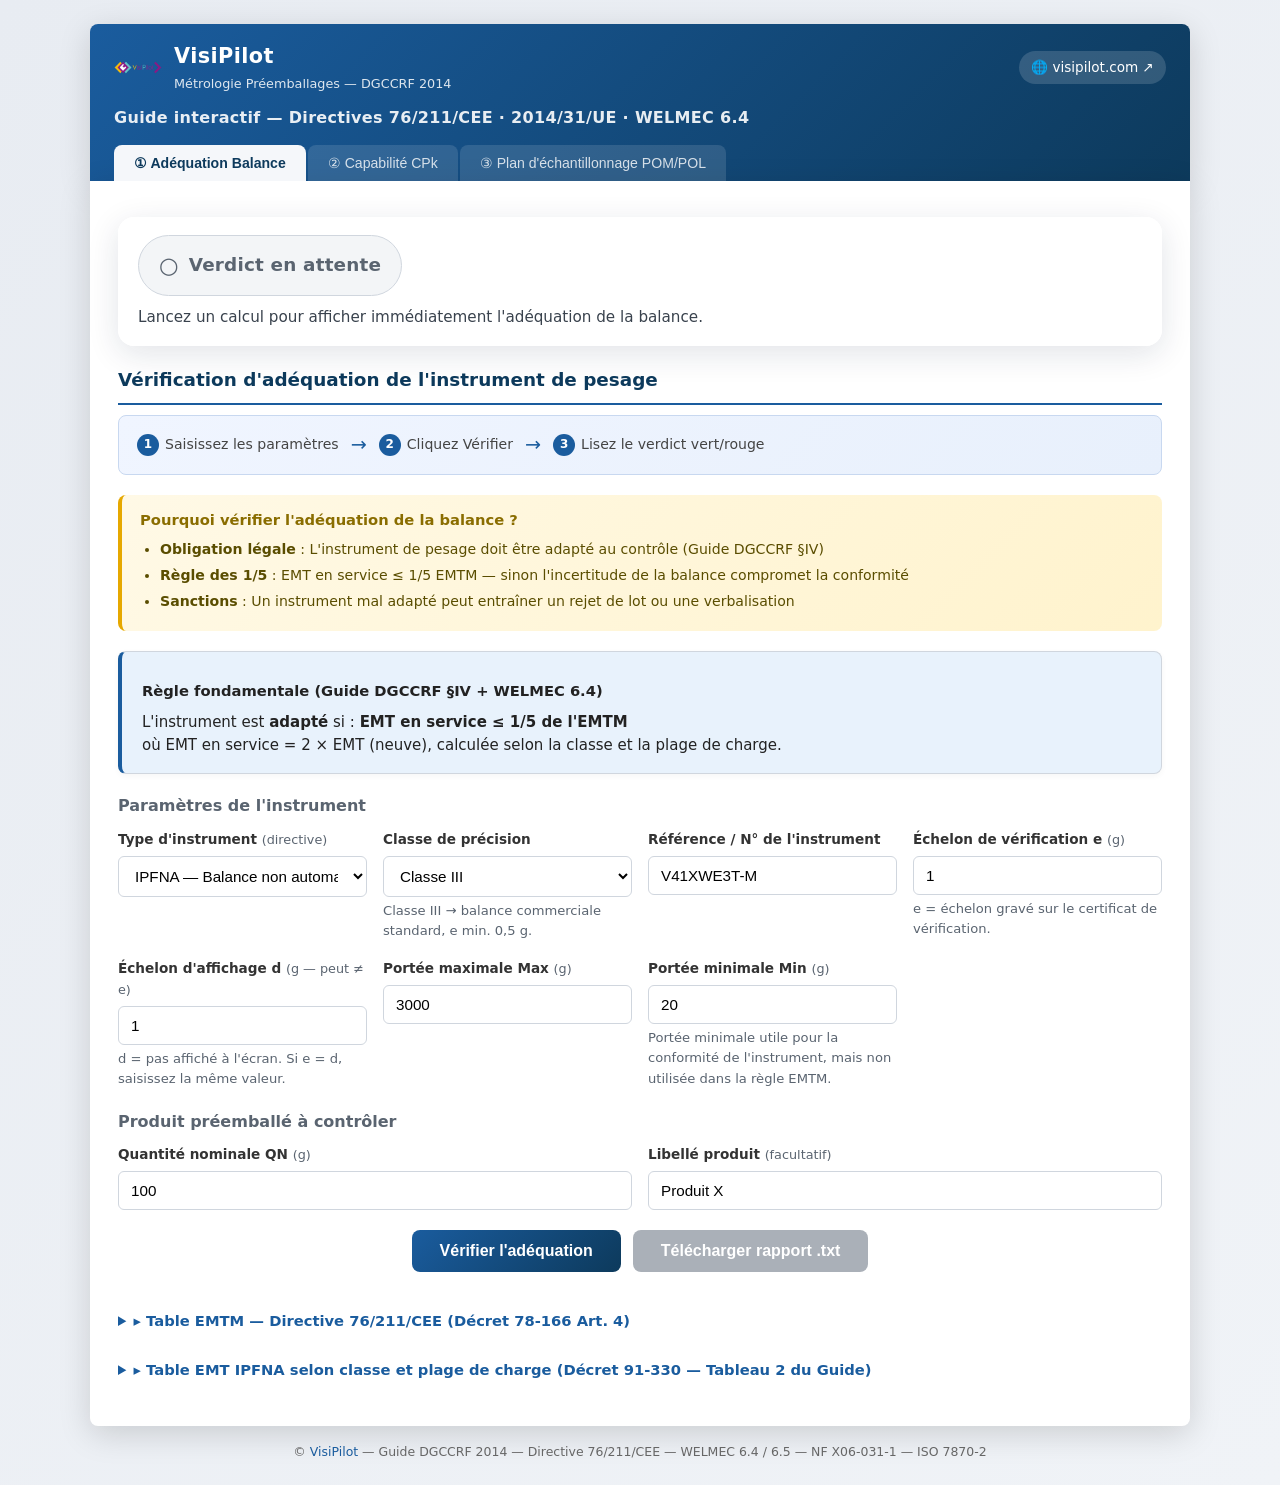
<file: confBALGEM.html>
<!DOCTYPE html>
<html lang="fr">
<head>
    <meta charset="UTF-8">
    <meta name="viewport" content="width=device-width, initial-scale=1.0">
    <title>Métrologie Préemballages — DGCCRF 2014</title>
    <style>
        :root {
            --blue:    #1a5c9e;
            --blue-dk: #0d3a5c;
            --blue-lt: #e8f2fc;
            --green:   #1a8a4a;
            --green-lt:#e8f5ee;
            --orange:  #d06200;
            --orange-lt:#fff3e0;
            --red:     #c0392b;
            --red-lt:  #fdecea;
            --grey:    #5a6470;
            --grey-lt: #f4f6f8;
            --border:  #d0d6de;
            --white:   #ffffff;
            --radius:  8px;
            --shadow:  0 4px 16px rgba(0,0,0,.12);
            --shadow-lg: 0 8px 32px rgba(0,0,0,.15);
            --font:    'Segoe UI', system-ui, sans-serif;
        }
        *, *::before, *::after { box-sizing: border-box; margin: 0; padding: 0; }
        body {
            font-family: var(--font);
            background: linear-gradient(135deg, #e8ecf2 0%, #f0f3f7 100%);
            color: #222;
            padding: 16px;
            font-size: 15px;
            line-height: 1.55;
        }
        /* ── NAV TABS ── */
        .app-header {
            max-width: 960px;
            margin: 0 auto 0;
            background: linear-gradient(135deg, var(--blue) 0%, var(--blue-dk) 100%);
            border-radius: var(--radius) var(--radius) 0 0;
            padding: 16px 24px 0;
            color: #fff;
            box-shadow: var(--shadow-lg);
        }
        .header-top {
            display: flex;
            align-items: center;
            justify-content: space-between;
            margin-bottom: 12px;
        }
        .logo-area {
            display: flex;
            align-items: center;
            gap: 12px;
        }
        .logo-img {
            width: 48px;
            height: 48px;
            object-fit: contain;
            border-radius: 8px;
        }
        .logo-fallback {
            width: 48px;
            height: 48px;
            background: rgba(255,255,255,.15);
            border-radius: 10px;
            display: flex;
            align-items: center;
            justify-content: center;
        }
        .logo-icon { font-size: 1.5rem; }
        .logo-text {
            font-size: 1.3rem;
            font-weight: 700;
            letter-spacing: .02em;
        }
        .logo-sub {
            font-size: .8rem;
            opacity: .85;
            margin-top: 2px;
        }
        .header-link {
            display: flex;
            align-items: center;
            gap: 6px;
            color: #fff;
            text-decoration: none;
            font-size: .85rem;
            padding: 6px 12px;
            background: rgba(255,255,255,.15);
            border-radius: 20px;
            transition: background .2s;
        }
        .header-link:hover { background: rgba(255,255,255,.25); }
        .app-header h1 {
            font-size: 1rem;
            font-weight: 600;
            letter-spacing: .02em;
            margin-bottom: 14px;
            opacity: .9;
        }
        .app-header p.subtitle {
            font-size: .78rem;
            opacity: .75;
            margin-top: -10px;
            margin-bottom: 12px;
        }
        .tabs {
            display: flex;
            gap: 2px;
        }
        .tab-btn {
            background: rgba(255,255,255,.12);
            border: none;
            color: rgba(255,255,255,.8);
            padding: 10px 20px;
            border-radius: var(--radius) var(--radius) 0 0;
            cursor: pointer;
            font-size: .88rem;
            font-weight: 500;
            transition: background .2s, color .2s;
        }
        .tab-btn:hover { background: rgba(255,255,255,.2); color:#fff; }
        .tab-btn.active { background: #f5f7fa; color: var(--blue-dk); font-weight: 700; }

        /* ── PANELS ── */
        .panel-wrap {
            max-width: 960px;
            margin: 0 auto;
            background: var(--white);
            border-radius: 0 0 var(--radius) var(--radius);
            box-shadow: var(--shadow-lg);
        }
        .panel { display: none; padding: 28px 28px 36px; }
        .panel.active { display: block; }
        .panel h2 { margin-bottom: 10px; }

        /* ── CARDS & SECTIONS ── */
        .card {
            background: var(--grey-lt);
            border: 1px solid var(--border);
            border-radius: var(--radius);
            padding: 16px 20px;
            margin-bottom: 20px;
            box-shadow: 0 2px 6px rgba(0,0,0,.04);
        }
        .card-blue  { background: var(--blue-lt);   border-left: 4px solid var(--blue); }
        .card-green { background: var(--green-lt);  border-left: 4px solid var(--green); }
        .card-orange{ background: var(--orange-lt); border-left: 4px solid var(--orange); }
        .card-red   { background: var(--red-lt);    border-left: 4px solid var(--red); }

        h2 { font-size: 1.15rem; font-weight: 700; color: var(--blue-dk); margin-bottom: 16px;
             border-bottom: 2px solid var(--blue); padding-bottom: 8px; }
        h3 { font-size: 1rem; font-weight: 600; color: var(--grey); margin: 20px 0 10px; }
        h4 { font-size: .92rem; font-weight: 600; margin: 12px 0 8px; }

        /* ── FORM GRID ── */
        .form-grid {
            display: grid;
            grid-template-columns: repeat(auto-fit, minmax(220px, 1fr));
            gap: 16px;
            margin-bottom: 20px;
        }
        .fg2 { grid-template-columns: repeat(auto-fit, minmax(290px, 1fr)); }
        .form-group { display: flex; flex-direction: column; gap: 6px; }
        label { font-size: .85rem; font-weight: 600; color: #333; }
        label .hint { font-weight: 400; color: var(--grey); font-size: .8rem; }
        input[type=number], input[type=text], select {
            padding: 10px 12px;
            border: 1px solid var(--border);
            border-radius: 6px;
            font-size: .95rem;
            background: var(--white);
            transition: border-color .2s, box-shadow .2s;
            width: 100%;
        }
        input:focus, select:focus {
            outline: none;
            border-color: var(--blue);
            box-shadow: 0 0 0 3px rgba(26,107,186,.15);
        }
        input[type=number] { -moz-appearance: textfield; appearance: textfield; }
        input::-webkit-outer-spin-button, input::-webkit-inner-spin-button { -webkit-appearance: none; }

        /* ── BUTTONS ── */
        .btn-row { display: flex; flex-wrap: wrap; gap: 12px; margin: 20px 0 0; justify-content: center; }
        .btn {
            padding: 12px 28px;
            border: none;
            border-radius: var(--radius);
            font-size: 1rem;
            font-weight: 600;
            cursor: pointer;
            transition: filter .2s, transform .1s, box-shadow .2s;
            color: #fff;
        }
        .btn:active { transform: scale(.98); }
        .btn:hover  { filter: brightness(1.1); box-shadow: 0 4px 12px rgba(0,0,0,.2); }
        .btn-blue   { background: linear-gradient(135deg, var(--blue) 0%, var(--blue-dk) 100%); }
        .btn-green  { background: linear-gradient(135deg, var(--green) 0%, #147a3e 100%); }
        .btn-orange { background: linear-gradient(135deg, var(--orange) 0%, #b55400 100%); }
        .btn:disabled { background: #aab0b8; cursor: not-allowed; filter: none; }

        /* ── RESULTS ── */
        .result-box {
            display: none;
            margin-top: 24px;
            border: 1px solid var(--border);
            border-radius: var(--radius);
            overflow: hidden;
            box-shadow: var(--shadow);
        }
        .result-box.show { display: block; }
        .result-header {
            padding: 14px 20px;
            font-weight: 700;
            font-size: 1rem;
        }
        .result-header.ok  { background: linear-gradient(135deg, var(--green) 0%, #147a3e 100%); color:#fff; }
        .result-header.nok { background: linear-gradient(135deg, var(--red) 0%, #9c2d1f 100%); color:#fff; }
        .result-header.warn{ background: linear-gradient(135deg, var(--orange) 0%, #b55400 100%); color:#fff; }
        .result-header.info{ background: linear-gradient(135deg, var(--blue) 0%, var(--blue-dk) 100%); color:#fff; }
        .result-body { padding: 18px 20px; background: var(--white); }
        .result-body table { width: 100%; border-collapse: collapse; font-size: .9rem; margin: 10px 0; }
        .result-body table td { padding: 7px 10px; border-bottom: 1px solid var(--border); }
        .result-body table td:first-child { font-weight: 600; color: #444; width: 55%; }
        .result-body table td.val-ok  { color: var(--green);  font-weight: 700; }
        .result-body table td.val-nok { color: var(--red);    font-weight: 700; }
        .result-body table td.val-warn{ color: var(--orange); font-weight: 700; }
        .result-body table tr.section-row td {
            background: linear-gradient(90deg, #dbe6f4, #eef3fa);
            color: var(--blue-dk);
            font-weight: 800;
            border-bottom: 1px solid #b9cbe0;
        }
        .result-body table tr.crit-emtm td:first-child,
        .result-body table tr.crit-emtm td:last-child { color: var(--blue); font-weight: 800; }
        .result-body table tr.crit-emt td:first-child,
        .result-body table tr.crit-emt td:last-child { color: var(--orange); font-weight: 800; }
        .result-body table tr.crit-threshold td:first-child,
        .result-body table tr.crit-threshold td:last-child { font-weight: 800; }
        .result-body table tr.crit-pass td:last-child { color: var(--green); }
        .result-body table tr.crit-fail td:last-child { color: var(--red); }
        .result-body table tr.active-ref-row td {
            background: #fff7cf !important;
            box-shadow: inset 4px 0 0 #f0c419;
            font-weight: 700;
        }
        .conclusion {
            font-weight: 700;
            font-size: 1.05rem;
            padding: 12px 16px;
            border-radius: var(--radius);
            margin-top: 14px;
            text-align: center;
        }
        .conclusion.ok  { background: linear-gradient(135deg, var(--green-lt) 0%, #d4edda 100%); color: var(--green); border: 2px solid var(--green); }
        .conclusion.nok { background: linear-gradient(135deg, var(--red-lt) 0%, #f5d4d0 100%); color: var(--red); border: 2px solid var(--red); }
        .conclusion.warn{ background: linear-gradient(135deg, var(--orange-lt) 0%, #ffe8cc 100%); color: var(--orange);border: 2px solid var(--orange); }

        /* ── INFO BOX ── */
        .info-box {
            font-size: .92rem;
            color: var(--grey);
            background: var(--grey-lt);
            border-left: 4px solid var(--border);
            padding: 10px 14px;
            border-radius: 0 6px 6px 0;
            margin: 10px 0;
        }
        .info-box.blue { border-color: var(--blue); color: #1a4a8a; background: var(--blue-lt); }
        .info-box.good { border-color: var(--green); color: #1a5a34; background: var(--green-lt); }
        .info-box.bad { border-color: var(--red); color: #8e271d; background: var(--red-lt); }
        .field-help {
            font-size: .82rem;
            color: var(--grey);
            margin-top: -2px;
        }

        /* ── TABLE REFERENCES ── */
        .ref-table { width:100%; border-collapse:collapse; font-size:.88rem; margin:10px 0; }
        .ref-table th { background: linear-gradient(135deg, var(--blue) 0%, var(--blue-dk) 100%); color:#fff; padding:8px 10px; text-align:left; }
        .ref-table td { padding:6px 10px; border-bottom:1px solid var(--border); }
        .ref-table tr:nth-child(even) td { background: var(--blue-lt); }
        .ref-table tr.active-ref-row td {
            background: #fff7cf !important;
            box-shadow: inset 4px 0 0 #f0c419;
            font-weight: 700;
        }

        /* ── STEP INDICATOR ── */
        .steps { display:flex; gap:0; margin-bottom:22px; flex-wrap:wrap; }
        .step {
            flex:1; min-width:110px;
            padding:10px 14px;
            background: var(--grey-lt);
            border: 1px solid var(--border);
            border-right: none;
            font-size: .82rem;
            text-align: center;
        }
        .step:last-child { border-right: 1px solid var(--border); border-radius: 0 4px 4px 0; }
        .step:first-child { border-radius: 4px 0 0 4px; }
        .step.active { background: linear-gradient(135deg, var(--blue) 0%, var(--blue-dk) 100%); color:#fff; border-color: var(--blue); font-weight:700; }
        .step.done   { background: var(--green-lt); color: var(--green); font-weight:600; }
        .step.todo   { background: var(--grey-lt); color: var(--grey); opacity: .75; }

        /* ── CPK GAUGE ── */
        .cpk-gauge-wrap { margin: 14px 0; }
        .cpk-bar-bg { height: 26px; background: linear-gradient(to right, #e74c3c, #e67e22, #f1c40f, #2ecc71, #1a8a4a); border-radius: 6px; position:relative; box-shadow: inset 0 2px 4px rgba(0,0,0,.1); }
        .cpk-needle { position:absolute; top:-6px; width:4px; background:#222; height:36px; border-radius:2px; transform:translateX(-50%); transition: left .5s; box-shadow: 0 2px 4px rgba(0,0,0,.2); }
        .cpk-labels { display:flex; justify-content:space-between; gap:8px; font-size:.78rem; color:var(--grey); margin-top:8px; }
        .cpk-labels span { flex:1; text-align:center; line-height:1.2; }
        .cpk-labels span strong { display:block; color:#2b3440; font-size:.85rem; }
        .cpk-labels span em { display:block; font-style:normal; font-size:.72rem; color:var(--grey); }

        /* ── VERDICT STRIP ── */
        .verdict-strip {
            position: sticky;
            top: 12px;
            z-index: 10;
            margin: 8px 0 20px;
            padding: 18px 20px;
            border-radius: 16px;
            border: none;
            background: rgba(255,255,255,.97);
            box-shadow: 0 8px 32px rgba(14, 35, 68, .12);
            backdrop-filter: blur(8px);
        }
        .verdict-strip .verdict-pill {
            display:inline-flex;
            align-items:center;
            gap:10px;
            padding: 12px 20px;
            border-radius: 999px;
            font-size: 1.15rem;
            font-weight: 800;
            letter-spacing: .01em;
        }
        .verdict-strip .verdict-icon {
            font-size: 1.4rem;
        }
        .verdict-strip .verdict-text {
            margin-top: 10px;
            font-size: .95rem;
            color: #39424d;
            line-height: 1.5;
        }
        .verdict-strip.ok .verdict-pill { background: linear-gradient(135deg, var(--green) 0%, #147a3e 100%); color: #fff; }
        .verdict-strip.nok .verdict-pill { background: linear-gradient(135deg, var(--red) 0%, #9c2d1f 100%); color: #fff; }
        .verdict-strip.warn .verdict-pill { background: linear-gradient(135deg, var(--orange) 0%, #b55400 100%); color: #fff; }
        .verdict-strip.info .verdict-pill { background: linear-gradient(135deg, var(--blue) 0%, var(--blue-dk) 100%); color: #fff; }
        .verdict-strip.neutral .verdict-pill { background: #f3f5f7; color: var(--grey); border: 1px solid var(--border); }

        /* ── COMPARISON BAR ── */
        .compare-wrap { margin: 14px 0 16px; }
        .compare-head { display:flex; justify-content:space-between; gap:14px; font-size:.88rem; color:var(--grey); margin-bottom:6px; }
        .compare-bar {
            position: relative;
            height: 36px;
            border-radius: 10px;
            background: linear-gradient(to right, #e5f4ff, #fff4e6, #ffe5e0);
            border: 1px solid var(--border);
            overflow:hidden;
            box-shadow: inset 0 2px 4px rgba(0,0,0,.05);
        }
        .compare-fill {
            height: 100%;
            border-radius: inherit;
            background: linear-gradient(90deg, rgba(26,107,186,.85), rgba(208,98,0,.85));
        }
        .compare-limit {
            position:absolute;
            top:-5px;
            width: 3px;
            height: 46px;
            background: var(--green);
            box-shadow: 0 0 0 3px rgba(26,138,74,.15), 0 2px 6px rgba(0,0,0,.2);
        }
        .compare-labels {
            display:flex;
            justify-content:space-between;
            gap:14px;
            margin-top:6px;
            font-size:.85rem;
        }
        .compare-labels span { color:var(--grey); }
        .compare-labels strong { color:#1f2a35; }

        /* ── RAW MEASUREMENTS ── */
        .raw-grid { display:grid; gap:12px; grid-template-columns: 1fr auto; align-items:end; }
        textarea.raw-input {
            width:100%;
            min-height:110px;
            padding:12px 14px;
            border:1px solid var(--border);
            border-radius:6px;
            font: inherit;
            resize: vertical;
            font-size: .95rem;
        }
        .raw-stats {
            display:grid;
            grid-template-columns: repeat(auto-fit, minmax(170px, 1fr));
            gap:12px;
            margin-top:12px;
        }
        .raw-stat {
            background: #fff;
            border:1px solid var(--border);
            border-radius: 10px;
            padding: 10px 12px;
            box-shadow: 0 2px 6px rgba(0,0,0,.04);
        }
        .raw-stat .label { font-size:.78rem; color:var(--grey); }
        .raw-stat .value { font-weight:800; font-size:1.05rem; color:#1f2a35; margin-top:4px; }

        /* ── HOW-TO GUIDE ── */
        .howto-guide {
            display: flex;
            align-items: center;
            gap: 12px;
            padding: 14px 18px;
            background: linear-gradient(135deg, #f0f5ff 0%, #e8f0fc 100%);
            border-radius: var(--radius);
            border: 1px solid #c8d8f0;
            margin-bottom: 20px;
        }
        .howto-step {
            display: flex;
            align-items: center;
            gap: 6px;
            font-size: .88rem;
            color: #444;
        }
        .howto-step .num {
            width: 22px;
            height: 22px;
            background: var(--blue);
            color: #fff;
            border-radius: 50%;
            display: flex;
            align-items: center;
            justify-content: center;
            font-size: .75rem;
            font-weight: 700;
        }
        .howto-arrow {
            color: var(--blue);
            font-size: 1.2rem;
        }

        /* ── REGULATORY CONTEXT ── */
        .reg-context {
            padding: 14px 18px;
            background: linear-gradient(135deg, #fff9e6 0%, #fff3cd 100%);
            border-radius: var(--radius);
            border-left: 4px solid #e6a800;
            margin-bottom: 20px;
        }
        .reg-context h4 {
            color: #8a6d00;
            margin-top: 0;
        }
        .reg-context ul {
            margin: 8px 0 0 20px;
            font-size: .88rem;
            color: #5a4d00;
        }
        .reg-context li { margin-bottom: 4px; }

        /* ── TOOLTIP HELP ── */
        .help-tip {
            display: inline-flex;
            align-items: center;
            justify-content: center;
            width: 18px;
            height: 18px;
            background: var(--blue-lt);
            color: var(--blue);
            border-radius: 50%;
            font-size: .7rem;
            font-weight: 700;
            cursor: help;
            margin-left: 4px;
            position: relative;
        }
        .help-tip:hover::after {
            content: attr(data-tip);
            position: absolute;
            bottom: 100%;
            left: 50%;
            transform: translateX(-50%);
            background: #1f2a35;
            color: #fff;
            padding: 8px 12px;
            border-radius: 6px;
            font-size: .78rem;
            font-weight: 400;
            white-space: nowrap;
            max-width: 280px;
            white-space: normal;
            z-index: 100;
            box-shadow: 0 4px 12px rgba(0,0,0,.2);
        }
        .help-tip.neutral::after { content: none; }

        /* ── UTILITY ── */
        .details-emtm  { margin-top: 30px; }
        .details-emt   { margin-top: 10px; }
        .details-g    { margin: 16px 0; }
        .details-sum summary { cursor: pointer; font-weight: 600; color: var(--blue); padding: 8px 0; font-size: .92rem; }
        .ref-table-wrap { margin-top: 12px; }
        .form-grid-mt  { margin-top: 14px; }
        .footer-note   { text-align: center; font-size: .78rem; color: #666; margin-top: 16px; }
        .footer-note a  { color: var(--blue); text-decoration: none; }
        .result-th     { background: #f4f6f8; font-weight: 700; padding: 7px 10px; }
        .info-box-mt   { margin-top: 12px; }
        .info-box-mb   { margin-bottom: 12px; }
        .info-box-mt8  { margin-top: 10px; }
        .cpk-gauge-label { font-size: .88rem; font-weight: 600; margin-bottom: 6px; }
        .h4-mb8        { margin-bottom: 10px; }
        .h4-my14-8     { margin: 16px 0 10px; }
        .mini-table-wrap { max-height: 280px; overflow:auto; border:1px solid var(--border); border-radius: 10px; }
        .mini-table { width:100%; border-collapse: collapse; font-size: .85rem; }
        .mini-table th, .mini-table td { padding: 7px 10px; border-bottom:1px solid var(--border); text-align:left; }
        .mini-table th { position: sticky; top: 0; background: var(--grey-lt); z-index: 1; }
        .mini-table tr:nth-child(even) td { background: #fafbfd; }
        .note-inline { font-size:.85rem; color:var(--grey); margin-top:8px; }

        /* ── RESPONSIVE ── */
        @media(max-width:900px) {
            body { padding: 12px; }
            .app-header { padding: 14px 18px 0; }
            .app-header h1 { font-size: .9rem; }
            .header-top { gap: 14px; }
            .logo-area { gap: 10px; }
            .logo-img, .logo-fallback { width: 42px; height: 42px; }
            .logo-text { font-size: 1.1rem; }
            .tab-btn { padding: 9px 14px; font-size:.84rem; }
        }
        @media(max-width:600px) {
            body { padding: 8px; }
            .panel { padding: 16px; }
            .app-header { padding: 12px 14px 0; }
            .header-top { flex-direction: column; gap: 10px; }
            .tab-btn { padding: 8px 10px; font-size:.78rem; }
            .tab-btn span { display: none; }
            .btn { width: 100%; }
            .raw-grid { grid-template-columns: 1fr; }
            .howto-guide { flex-direction: column; align-items: flex-start; }
            .howto-arrow { transform: rotate(90deg); }
            .form-grid { grid-template-columns: 1fr; }
            .cpk-gauge-wrap { overflow-x: auto; }
            .compare-wrap { overflow-x: auto; }
        }
        @media(min-width:1200px) {
            body { padding: 24px 40px; }
            .panel-wrap, .app-header { max-width: 1100px; }
        }
        @media print {
            .app-header { box-shadow: none; }
            .verdict-strip { position: static; }
            .btn-row { display: none; }
        }
    </style>
</head>
<body>

<div class="app-header">
    <div class="header-top">
        <div class="logo-area">
            <img src="logo.png" alt="VisiPilot" class="logo-img" onerror="this.style.display='none';this.nextElementSibling.style.display='flex';">
            <div class="logo-fallback" style="display:none;">
                <span class="logo-icon">⚖</span>
            </div>
            <div>
                <div class="logo-text">VisiPilot</div>
                <div class="logo-sub">Métrologie Préemballages — DGCCRF 2014</div>
            </div>
        </div>
        <a href="https://visipilot.com" target="_blank" rel="noopener" class="header-link">
            🌐 visipilot.com ↗
        </a>
    </div>
    <h1>Guide interactif — Directives 76/211/CEE · 2014/31/UE · WELMEC 6.4</h1>
    <div class="tabs">
        <button type="button" class="tab-btn active" onclick="switchTab('balance')">① Adéquation Balance</button>
        <button type="button" class="tab-btn" onclick="switchTab('cpk')">② Capabilité CPk</button>
        <button type="button" class="tab-btn" onclick="switchTab('pom')">③ Plan d'échantillonnage POM/POL</button>
    </div>
</div>

<div class="panel-wrap">

<!-- ══════════════════════════════════════════════════
      PANEL 1 — ADÉQUATION BALANCE
═══════════════════════════════════════════════════ -->
    <div class="panel active" id="panel-balance">
    <div class="verdict-strip neutral" id="b_verdict">
        <div class="verdict-pill"><span class="verdict-icon">○</span>Verdict en attente</div>
        <div class="verdict-text">Lancez un calcul pour afficher immédiatement l'adéquation de la balance.</div>
    </div>
    <h2>Vérification d'adéquation de l'instrument de pesage</h2>

    <div class="howto-guide">
        <div class="howto-step"><span class="num">1</span> Saisissez les paramètres</div>
        <span class="howto-arrow">→</span>
        <div class="howto-step"><span class="num">2</span> Cliquez Vérifier</div>
        <span class="howto-arrow">→</span>
        <div class="howto-step"><span class="num">3</span> Lisez le verdict vert/rouge</div>
    </div>

    <div class="reg-context">
        <h4>Pourquoi vérifier l'adéquation de la balance ?</h4>
        <ul>
            <li><strong>Obligation légale</strong> : L'instrument de pesage doit être adapté au contrôle (Guide DGCCRF §IV)</li>
            <li><strong>Règle des 1/5</strong> : EMT en service ≤ 1/5 EMTM — sinon l'incertitude de la balance compromet la conformité</li>
            <li><strong>Sanctions</strong> : Un instrument mal adapté peut entraîner un rejet de lot ou une verbalisation</li>
        </ul>
    </div>

    <div class="card card-blue">
        <h4>Règle fondamentale (Guide DGCCRF §IV + WELMEC 6.4)</h4>
        <p>L'instrument est <strong>adapté</strong> si : <strong>EMT en service ≤ 1/5 de l'EMTM</strong><br>
        où EMT en service = 2 × EMT (neuve), calculée selon la classe et la plage de charge.</p>
    </div>

    <h3>Paramètres de l'instrument</h3>
    <div class="form-grid">
        <div class="form-group">
            <label for="b_type">Type d'instrument <span class="hint">(directive)</span></label>
            <select id="b_type" title="Type d'instrument de pesage" onchange="onTypeChange()">
                <option value="nawi">IPFNA — Balance non automatique (Dir. 2014/31/UE)</option>
                <option value="ipfa">IPFA — Trieuse pondérale (Dir. 2014/32/UE)</option>
            </select>
        </div>
        <div class="form-group">
            <label for="b_classe">Classe de précision</label>
            <select id="b_classe" title="Classe de précision de l'instrument" onchange="updateBalanceClassInfo()"></select>
            <div class="field-help" id="b_class_desc">Choisissez une classe pour afficher l'explication réglementaire adaptée.</div>
        </div>
        <div class="form-group">
            <label for="b_ref">Référence / N° de l'instrument</label>
            <input type="text" id="b_ref" title="Référence ou numéro de série de la balance" value="V41XWE3T-M">
        </div>
        <div class="form-group">
            <label for="b_e">Échelon de vérification e <span class="hint">(g)</span></label>
            <input type="number" id="b_e" title="Échelon de vérification e en grammes" value="1" min="0.001" step="any">
            <div class="field-help">e = échelon gravé sur le certificat de vérification.</div>
        </div>
        <div class="form-group">
            <label for="b_d">Échelon d'affichage d <span class="hint">(g — peut ≠ e)</span></label>
            <input type="number" id="b_d" title="Échelon d'affichage d en grammes" value="1" min="0.001" step="any">
            <div class="field-help">d = pas affiché à l'écran. Si e = d, saisissez la même valeur.</div>
        </div>
        <div class="form-group">
            <label for="b_max">Portée maximale Max <span class="hint">(g)</span></label>
            <input type="number" id="b_max" title="Portée maximale en grammes" value="3000" min="1" step="any">
        </div>
        <div class="form-group">
            <label for="b_min">Portée minimale Min <span class="hint">(g)</span></label>
            <input type="number" id="b_min" title="Portée minimale en grammes" value="20" min="0" step="any">
            <div class="field-help">Portée minimale utile pour la conformité de l'instrument, mais non utilisée dans la règle EMTM.</div>
        </div>
    </div>

    <h3>Produit préemballé à contrôler</h3>
    <div class="form-grid">
        <div class="form-group">
            <label for="b_qn">Quantité nominale QN <span class="hint">(g)</span></label>
            <input type="number" id="b_qn" title="Quantité nominale du produit en grammes" value="100" min="1" step="any">
        </div>
        <div class="form-group">
            <label for="b_prod">Libellé produit <span class="hint">(facultatif)</span></label>
            <input type="text" id="b_prod" title="Nom ou référence du produit" value="Produit X">
        </div>
    </div>

    <div class="btn-row">
        <button type="button" class="btn btn-blue" onclick="verifyBalance()">Vérifier l'adéquation</button>
        <button type="button" class="btn btn-orange" id="b_dl_btn" disabled onclick="downloadReport('balance')">Télécharger rapport .txt</button>
    </div>

    <div class="result-box" id="b_result">
        <div class="result-header" id="b_result_hdr"></div>
        <div class="result-body" id="b_result_body"></div>
    </div>

    <!-- Table de référence EMTM -->
    <details class="details-emtm details-sum">
        <summary>▸ Table EMTM — Directive 76/211/CEE (Décret 78-166 Art. 4)</summary>
        <table class="ref-table ref-table-wrap">
            <tr><th>Quantité Nominale QN</th><th>EMTM (Erreur Maximale Tolérée en Moins)</th></tr>
            <tr id="emtm_row_0"><td>5 g ≤ QN ≤ 50 g</td><td>9 % de QN</td></tr>
            <tr id="emtm_row_1"><td>50 g &lt; QN ≤ 100 g</td><td>4,5 g</td></tr>
            <tr id="emtm_row_2"><td>100 g &lt; QN ≤ 200 g</td><td>4,5 % de QN</td></tr>
            <tr id="emtm_row_3"><td>200 g &lt; QN ≤ 300 g</td><td>9 g</td></tr>
            <tr id="emtm_row_4"><td>300 g &lt; QN ≤ 500 g</td><td>3 % de QN</td></tr>
            <tr id="emtm_row_5"><td>500 g &lt; QN ≤ 1 000 g</td><td>15 g</td></tr>
            <tr id="emtm_row_6"><td>1 000 g &lt; QN ≤ 10 000 g</td><td>1,5 % de QN</td></tr>
        </table>
    </details>

    <details class="details-emt details-sum">
        <summary>▸ Table EMT IPFNA selon classe et plage de charge (Décret 91-330 — Tableau 2 du Guide)</summary>
        <table class="ref-table ref-table-wrap">
            <tr><th>Classe</th><th>Plage de charge m</th><th>EMT (neuve)</th><th>EMT en service</th></tr>
            <tr id="emt_row_nawi_I_0"><td rowspan="3">I</td><td>m ≤ 50 000e</td><td>±0,5e</td><td>±1e</td></tr>
            <tr id="emt_row_nawi_I_1"><td>50 000e &lt; m ≤ 200 000e</td><td>±1e</td><td>±2e</td></tr>
            <tr id="emt_row_nawi_I_2"><td>m &gt; 200 000e</td><td>±1,5e</td><td>±3e</td></tr>
            <tr id="emt_row_nawi_II_0"><td rowspan="3">II</td><td>m ≤ 5 000e</td><td>±0,5e</td><td>±1e</td></tr>
            <tr id="emt_row_nawi_II_1"><td>5 000e &lt; m ≤ 20 000e</td><td>±1e</td><td>±2e</td></tr>
            <tr id="emt_row_nawi_II_2"><td>m &gt; 20 000e</td><td>±1,5e</td><td>±3e</td></tr>
            <tr id="emt_row_nawi_III_0"><td rowspan="3">III</td><td>m ≤ 500e</td><td>±0,5e</td><td>±1e</td></tr>
            <tr id="emt_row_nawi_III_1"><td>500e &lt; m ≤ 2 000e</td><td>±1e</td><td>±2e</td></tr>
            <tr id="emt_row_nawi_III_2"><td>m &gt; 2 000e</td><td>±1,5e</td><td>±3e</td></tr>
            <tr id="emt_row_nawi_IIII_0"><td rowspan="3">IIII</td><td>m ≤ 50e</td><td>±0,5e</td><td>±1e</td></tr>
            <tr id="emt_row_nawi_IIII_1"><td>50e &lt; m ≤ 200e</td><td>±1e</td><td>±2e</td></tr>
            <tr id="emt_row_nawi_IIII_2"><td>m &gt; 200e</td><td>±1,5e</td><td>±3e</td></tr>
        </table>
    </details>
</div>


<!-- ══════════════════════════════════════════════════
     PANEL 2 — CAPABILITÉ CPk
══════════════════════════════════════════════════ -->
<div class="panel" id="panel-cpk">
    <h2>Calcul de capabilité de ligne — CPk métrologique</h2>
    <div class="verdict-strip neutral" id="c_verdict">
        <div class="verdict-pill"><span class="verdict-icon">○</span>Verdict en attente</div>
        <div class="verdict-text">La capabilité et le centrage s'afficheront ici dès le calcul.</div>
    </div>

    <div class="howto-guide">
        <div class="howto-step"><span class="num">1</span> Saisissez σ₀, μ, QN</div>
        <span class="howto-arrow">→</span>
        <div class="howto-step"><span class="num">2</span> Cliquez Calculer</div>
        <span class="howto-arrow">→</span>
        <div class="howto-step"><span class="num">3</span> Interprétez Cpk et ms</div>
    </div>

    <div class="reg-context">
        <h4>Qu'est-ce que le CPk métrologique ?</h4>
        <ul>
            <li><strong>Définition</strong> : Cpk mesure la capacité à fabriquer sans défectueux (rapport tolérance / variabilité)</li>
            <li><strong>Exemple concret</strong> : Si QN = 100g, E = 4,5g → seuil σ = 2,19g. Si σ ≤ 2,19g, centrage sur QN possible</li>
            <li><strong>Guide DGCCRF §V</strong> : La capabilité conditionne le surdosage obligatoire et le choix du centrage</li>
        </ul>
    </div>

    <div class="card card-blue">
        <h4>Référence : Guide DGCCRF §V — Seuil de centrage selon capabilité machine</h4>
        <p>La capabilité exprime la capacité du procédé à fabriquer des lots conformes sans surdosage excessif.<br>
        <strong>Règle clé :</strong> si σ ≤ E/2,05 → centrage sur QN ; sinon surdosage obligatoire.</p>
    </div>
    <div class="card">
        <h4>Références réglementaires</h4>
        <div class="info-box blue">
            <strong>Formule de seuil ms :</strong> ms = QN si σ ≤ E/2,05, sinon ms = QN − E + 2,05σ (et, si signe e, comparaison avec Uσ).<br>
            <strong>Interprétation métrologique :</strong> le critère des 2 % de défectueux est tenu si Cpk ≥ 0,68 (= 2,05/3) ; avec signe e, le critère superdéfectueux exige Cpk_super ≥ U/3 (1,03 / 1,24 / 1,42 selon N). Les seuils industriels (1,00 ; 1,33) sont des marges de confort sans valeur réglementaire.
        </div>
        <table class="ref-table">
            <tr><th>Seuil Cpk</th><th>Interprétation</th></tr>
            <tr><td>0,68</td><td>Seuil métrologique : critère des 2 % de défectueux (z = 2,05) — en dessous, surdosage obligatoire</td></tr>
            <tr><td>U/3 (signe e)</td><td>Critère superdéfectueux : 1,03 (N ≤ 1 000) / 1,24 (N ≤ 10 000) / 1,42 (N &gt; 10 000)</td></tr>
            <tr><td>1,00</td><td>Repère industriel — marge correcte</td></tr>
            <tr><td>1,33</td><td>Repère industriel — marge confortable</td></tr>
        </table>
    </div>

    <h3>Paramètres du processus</h3>
    <div class="form-grid fg2">
        <div class="form-group">
            <label for="c_qn">Quantité nominale QN <span class="hint">(g)</span></label>
            <input type="number" id="c_qn" title="Quantité nominale du produit en grammes" value="100" min="1" step="any">
        </div>
        <div class="form-group">
            <label for="c_sigma">Écart-type du processus σ₀ <span class="hint">(g — mesuré sur ≥20 points)</span></label>
            <input type="number" id="c_sigma" title="Écart-type du processus de remplissage en grammes" value="1.5" min="0.001" step="any">
            <div class="field-help">Prenez au moins 20 pesées consécutives en production normale. Si vous n’avez pas σ₀, utilisez l’onglet POM/POL pour l’estimer depuis s.</div>
        </div>
        <div class="form-group">
            <label for="c_mu">Moyenne effective du processus μ <span class="hint">(g)</span></label>
            <input type="number" id="c_mu" title="Moyenne effective du processus en grammes" value="101" step="any">
            <div class="field-help">μ = moyenne de vos dernières pesées de production sur le même lot.</div>
        </div>
        <div class="form-group">
            <label for="c_signe_e">Utilisation du signe « e »</label>
            <select id="c_signe_e" title="Utilisation du signe e de garantie de conformité">
                <option value="non">Non — Critère défectueux seul (2%)</option>
                <option value="oui">Oui — Critère défectueux + superdéfectueux</option>
            </select>
            <div class="field-help">Le signe e impose des cartes de contrôle obligatoires (art. 5, arrêté du 20/10/1978).</div>
        </div>
        <div class="form-group" id="c_lot_wrap">
            <label for="c_lot_n">Taille du lot N <span class="hint">(pour critère superdéfectueux)</span></label>
            <select id="c_lot_n" title="Taille du lot de fabrication">
                <option value="3.09">N ≤ 1 000 (U = 3,09)</option>
                <option value="3.71">1 000 &lt; N ≤ 10 000 (U = 3,71)</option>
                <option value="4.26">N &gt; 10 000 (U = 4,26)</option>
            </select>
        </div>
    </div>

    <div class="btn-row">
        <button type="button" class="btn btn-green" onclick="calcCpk()">Calculer la capabilité</button>
        <button type="button" class="btn btn-orange" id="c_dl_btn" disabled onclick="downloadReport('cpk')">Télécharger rapport .txt</button>
    </div>

    <div class="result-box" id="c_result">
        <div class="result-header info" id="c_result_hdr"></div>
        <div class="result-body" id="c_result_body"></div>
    </div>
</div>


<!-- ══════════════════════════════════════════════════
     PANEL 3 — POM / POL — PLAN D'ÉCHANTILLONNAGE
══════════════════════════════════════════════════ -->
<div class="panel" id="panel-pom">
    <h2>Plan d'échantillonnage — Validation POM/POL</h2>
    <div class="verdict-strip neutral" id="p_verdict">
        <div class="verdict-pill"><span class="verdict-icon">○</span>Verdict en attente</div>
        <div class="verdict-text">Le test de moyenne, la carte et les périodes opérationnelles apparaîtront ici après calcul.</div>
    </div>

    <div class="howto-guide">
        <div class="howto-step"><span class="num">1</span> Configurez n et σ₀</div>
        <span class="howto-arrow">→</span>
        <div class="howto-step"><span class="num">2</span> Saisissez x̄ et s</div>
        <span class="howto-arrow">→</span>
        <div class="howto-step"><span class="num">3</span> Vérifiez POM/POL ≤ 1h</div>
    </div>

    <div class="reg-context">
        <h4>Pourquoi POM/POL doivent détecter un déréglage en ≤ 1h ?</h4>
        <ul>
            <li><strong>Exigence</strong> : Article 5 de l'arrêté du 20/10/1978 (cartes de contrôle avec signe e) + Guide DGCCRF Annexe 4 : détection de tout déréglage en ≤ 1 h (POM ≤ POl)</li>
            <li><strong>Risque économique</strong> : Un déréglage non détecté = lot entier non conforme = perte financière</li>
            <li><strong>Fréquence type</strong> : 30 min avec n=10 offre un bon compromis détection/coût ( Guide DGCCRF §VII.B)</li>
        </ul>
    </div>

    <div class="card card-blue">
        <h4>Référence : Guide DGCCRF §VII.B — Cartes de contrôle et périodes opérationnelles</h4>
        <p>
            <strong>POM</strong> = Période Opérationnelle Moyenne : nombre d'échantillonnages pour détecter un déréglage donné avec probabilité 50 %<br>
            <strong>POl</strong> = Période Opérationnelle limite : nombre d'échantillonnages réalisés en 1 heure de fabrication (ex. fréquence 15 min → POl = 4)<br>
            <strong>Objectif (Annexe 4) :</strong> POM ≤ POl pour chacun des déréglages officiels (m1 = 0,998·QN ; m2 = QN−E+2,05σ₀ ; hausse de σ) → détection en <strong>≤ 1 heure de fabrication</strong>
        </p>
    </div>

    <div class="steps">
        <div class="step active" id="step1">① Paramètres</div>
        <div class="step" id="step2">② Test de la moyenne</div>
        <div class="step" id="step3">③ Carte de contrôle</div>
        <div class="step" id="step4">④ POM / POL</div>
    </div>

    <h3>① Paramètres du plan de contrôle</h3>
    <div class="form-grid fg2">
        <div class="form-group">
            <label for="p_qn">Quantité nominale QN <span class="hint">(g)</span></label>
            <input type="number" id="p_qn" title="Quantité nominale du produit en grammes" value="100" min="1" step="any">
        </div>
        <div class="form-group">
            <label for="p_sigma">Écart-type du processus σ₀ <span class="hint">(g)</span></label>
            <input type="number" id="p_sigma" title="Écart-type du processus de remplissage en grammes" value="1.5" min="0.001" step="any">
            <div class="field-help">Valeur synchronisée avec l’onglet CPk. Si vous la changez ici, elle se répercute aussi ailleurs.</div>
        </div>
        <div class="form-group">
            <label for="p_qc">Quantité cible QC <span class="hint">(g — laisser vide pour QC = ms)</span></label>
            <input type="number" id="p_qc" title="Quantité cible de fabrication QC = ms + k (Annexe 4)" placeholder="auto = ms" step="any">
            <div class="field-help">QC = ms + k (k = surdosage d'efficacité, Annexe 4 du Guide). Vide → QC = ms.</div>
        </div>
        <div class="form-group">
            <label for="p_n">Effectif de l'échantillon n <span class="hint">(7–10 recommandé)</span></label>
            <input type="number" id="p_n" title="Effectif de l'échantillon (7 à 10 recommandé)" value="10" min="2" max="65" step="1">
            <div class="field-help">Recommandation Guide DGCCRF §VII.B.2.3 : 7 à 10 unités, bon compromis détection/coût. En multi-becs, prendre un multiple du nombre de becs.</div>
        </div>
        <div class="form-group">
            <label for="p_freq">Fréquence d'échantillonnage <span class="hint">(min)</span></label>
            <input type="number" id="p_freq" title="Fréquence de prélèvement en minutes" value="30" min="5" step="5">
        </div>
        <div class="form-group">
            <label for="p_signe_e">Signe « e » utilisé ?</label>
            <select id="p_signe_e" title="Utilisation du signe e de garantie de conformité">
                <option value="non">Non</option>
                <option value="oui">Oui (cartes de contrôle obligatoires)</option>
            </select>
            <div class="field-help">Le signe e renforce la surveillance statistique et suppose des cartes de contrôle obligatoires.</div>
        </div>
        <div class="form-group">
            <label for="p_lot_n">Taille lot N <span class="hint">(pour U si signe e)</span></label>
            <select id="p_lot_n" title="Taille du lot de fabrication">
                <option value="3.09">N ≤ 1 000</option>
                <option value="3.71">1 000 &lt; N ≤ 10 000</option>
                <option value="4.26">N &gt; 10 000</option>
            </select>
        </div>
    </div>

    <h3>② Données de l'échantillon (test de la moyenne)</h3>
    <div class="info-box blue">
        Saisissez les données d'un échantillon pour tester la conformité de la moyenne du lot.
        Le test est : <strong>x̄ − g·s ≥ QN</strong> (critère emplisseur, risque β minimisé, seuil 90%).
    </div>
    <div class="card">
        <h4>Saisie des mesures individuelles</h4>
        <div class="raw-grid">
            <div>
                <textarea class="raw-input" id="p_raw_values" placeholder="Saisissez les pesées individuelles séparées par des espaces, virgules ou retours ligne. Exemple :&#10;101.2 100.8 101.5 100.9 101.0"></textarea>
                <div class="note-inline">L'app calcule automatiquement x̄ et s à partir des mesures brutes lorsque vous cliquez sur le bouton.</div>
            </div>
            <button type="button" class="btn btn-blue" onclick="deriveStatsFromRaw()">Calculer x̄ et s</button>
        </div>
        <div class="raw-stats">
            <div class="raw-stat">
                <div class="label">Nombre de mesures</div>
                <div class="value" id="raw_count">0</div>
            </div>
            <div class="raw-stat">
                <div class="label">Moyenne calculée x̄</div>
                <div class="value" id="raw_mean">N/A</div>
            </div>
            <div class="raw-stat">
                <div class="label">Écart-type estimé s</div>
                <div class="value" id="raw_std">N/A</div>
            </div>
        </div>
    </div>
    <div class="form-grid fg2 form-grid-mt">
        <div class="form-group">
            <label for="p_xbar">Moyenne d'échantillon x̄ <span class="hint">(g)</span></label>
            <input type="number" id="p_xbar" title="Moyenne arithmétique de l'échantillon en grammes" value="101.2" step="any">
        </div>
        <div class="form-group">
            <label for="p_s">Écart-type estimé s <span class="hint">(g)</span></label>
            <input type="number" id="p_s" title="Écart-type estimé de l'échantillon en grammes" value="1.8" min="0.001" step="any">
        </div>
    </div>

    <details class="details-g">
        <summary>▸ Table g — Annexe 3 (coefficients pour test de la moyenne à 90%)</summary>
        <div class="mini-table-wrap">
            <table class="mini-table" id="g_table_static">
                <tr><th>n</th><th>g</th></tr>
            </table>
        </div>
        <div class="note-inline">La ligne correspondant à n sera surlignée automatiquement dans le résultat pour garder la référence réglementaire sous les yeux.</div>
    </details>

    <div class="btn-row">
        <button type="button" class="btn btn-blue" onclick="calcPomPol()">Analyser le plan d'échantillonnage</button>
        <button type="button" class="btn btn-orange" id="p_dl_btn" disabled onclick="downloadReport('pom')">Télécharger rapport .txt</button>
    </div>

    <div class="result-box" id="p_result">
        <div class="result-header" id="p_result_hdr"></div>
        <div class="result-body" id="p_result_body"></div>
    </div>
</div><!-- end panel pom -->

</div><!-- end panel-wrap -->

<p class="footer-note">
    © <a href="https://visipilot.com" target="_blank" rel="noopener">VisiPilot</a> — Guide DGCCRF 2014 — Directive 76/211/CEE — WELMEC 6.4 / 6.5 — NF X06-031-1 — ISO 7870-2
</p>

<script>
'use strict';

// ── TAB NAVIGATION ──────────────────────────────────
function switchTab(id) {
    document.querySelectorAll('.tab-btn').forEach((b,i) => {
        const ids = ['balance','cpk','pom'];
        b.classList.toggle('active', ids[i] === id);
    });
    document.querySelectorAll('.panel').forEach(p => p.classList.remove('active'));
    document.getElementById('panel-' + id).classList.add('active');
    if (id === 'pom') {
        setTimeout(() => renderGTable(), 50);
    }
}

// ── DONNÉES ──────────────────────────────────────────

// EMTM — Directive 76/211/CEE / Décret 78-166 Art. 4
const EMTM_TABLE = [
    { max: 50,    val: 9,   pct: true  },
    { max: 100,   val: 4.5, pct: false },
    { max: 200,   val: 4.5, pct: true  },
    { max: 300,   val: 9,   pct: false },
    { max: 500,   val: 3,   pct: true  },
    { max: 1000,  val: 15,  pct: false },
    { max: 10000, val: 1.5, pct: true  }
];

// EMT NAWI par classe : tableau [seuil1, seuil2] en multiples de e
// EMT = 0.5e si m ≤ seuil1·e, 1e si m ≤ seuil2·e, 1.5e sinon
const NAWI_EMT_THRESHOLDS = {
    'I':    { s1: 50000, s2: 200000, label: 'Classe I (Très haute précision — laboratoires spécialisés)' },
    'II':   { s1: 5000,  s2: 20000,  label: 'Classe II (Haute précision — pharmacies, laboratoires)' },
    'III':  { s1: 500,   s2: 2000,   label: 'Classe III (Industrielle/commerciale standard)' },
    'IIII': { s1: 50,    s2: 200,    label: 'Classe IIII (Usage moins exigeant)' }
};

// EMT IPFA (trieuse) — Tableau 4 du Guide (arrêté 10/01/2006) : plages 0–500e / 500–2000e / 2000–10000e,
// identiques quelle que soit la classe (indépendantes du facteur « x »)
const IPFA_EMT_THRESHOLDS = {
    'XII':   { s1: 500, s2: 2000, label: 'Classe XII (trieuse haute précision)' },
    'XIII':  { s1: 500, s2: 2000, label: 'Classe XIII (trieuse standard industrielle)' }
};

// Table des g (Annexe 3 du Guide — t(1-α)/√n à 90%)
const G_TABLE = {
    2:2.176, 3:1.089, 4:0.819, 5:0.686, 6:0.603, 7:0.544, 8:0.500,
    9:0.466, 10:0.437, 11:0.414, 12:0.394, 13:0.376, 14:0.361, 15:0.347,
    16:0.335, 17:0.324, 18:0.314, 19:0.305, 20:0.297, 21:0.289, 22:0.282,
    23:0.275, 24:0.269, 25:0.264, 26:0.258, 27:0.253, 28:0.248, 29:0.244,
    30:0.239, 31:0.235, 32:0.231, 33:0.228, 34:0.224, 35:0.221, 36:0.218,
    37:0.215, 38:0.212, 39:0.209, 40:0.206, 41:0.204, 42:0.201, 43:0.199,
    44:0.196, 45:0.194, 46:0.192, 47:0.190, 48:0.188, 49:0.186, 50:0.184,
    55:0.175, 60:0.167, 65:0.161
};

// Stockage rapports
let reports = { balance: null, cpk: null, pom: null };

// ── HELPERS ──────────────────────────────────────────
function f(v, d=3) {
    if (typeof v !== 'number' || isNaN(v)) return 'N/A';
    return parseFloat(v.toFixed(d)).toString();
}

function computeEMTM(qn) {
    for (const row of EMTM_TABLE) {
        if (qn <= row.max) return row.pct ? (row.val / 100) * qn : row.val;
    }
    // Au-delà de 10 000 g : 1,5 % (même règle)
    return 0.015 * qn;
}

function computeNAWI_EMT_service(qn, classe, e) {
    const t = NAWI_EMT_THRESHOLDS[classe];
    if (!t) return null;
    const ratio = qn / e;
    let factorNeuf;
    if (ratio <= t.s1)       factorNeuf = 0.5;
    else if (ratio <= t.s2)  factorNeuf = 1.0;
    else                     factorNeuf = 1.5;
    return { emt_neuf: factorNeuf * e, emt_service: 2 * factorNeuf * e, factor: factorNeuf, plage: ratio };
}

function computeIPFA_EMT_service(qn, classe, e) {
    const t = IPFA_EMT_THRESHOLDS[classe];
    if (!t) return null;
    const ratio = qn / e;
    let factorMoyen;
    if (ratio <= t.s1)       factorMoyen = 1.0;
    else if (ratio <= t.s2)  factorMoyen = 2.0;
    else                     factorMoyen = 3.0;
    return { emt_neuf: factorMoyen * e, emt_service: factorMoyen * e, factor: factorMoyen, plage: ratio };
    // Pour IPFA : EMT moyenne tolérée en service (pas de doublement)
}

function getG(n) {
    // Interpolation si n pas dans la table
    if (G_TABLE[n]) return G_TABLE[n];
    const keys = Object.keys(G_TABLE).map(Number).sort((a,b)=>a-b);
    let lo = keys[0], hi = keys[keys.length-1];
    for (let k of keys) { if (k < n) lo = k; if (k > n && hi === keys[keys.length-1]) hi = k; }
    if (lo === hi) return G_TABLE[lo];
    const t = (n - lo) / (hi - lo);
    return G_TABLE[lo] + t * (G_TABLE[hi] - G_TABLE[lo]);
}

function phi(z) {
    // Fonction de répartition de la loi normale N(0,1) : Φ(z) = ½·(1 + erf(z/√2))
    // erf approché par Abramowitz & Stegun 7.1.26 (erreur < 1,5×10⁻⁷)
    const x = Math.abs(z) / Math.SQRT2;
    const t = 1 / (1 + 0.3275911 * x);
    const erf = 1 - t * (0.254829592 + t * (-0.284496736 + t * (1.421413741 + t * (-1.453152027 + t * 1.061405429)))) * Math.exp(-x * x);
    const cdf = 0.5 * (1 + erf);
    return z >= 0 ? cdf : 1 - cdf;
}

// Constante c4 de la carte s : c4 = √(2/(n−1))·Γ(n/2)/Γ((n−1)/2)
function c4(n) {
    function lnGammaHalf(m) { // ln Γ(m/2) pour m entier ≥ 1
        let ln = m % 2 === 0 ? 0 : 0.5 * Math.log(Math.PI);
        for (let k = m - 2; k >= 1; k -= 2) ln += Math.log(k / 2);
        return ln;
    }
    return Math.sqrt(2 / (n - 1)) * Math.exp(lnGammaHalf(n) - lnGammaHalf(n - 1));
}

// P(χ²(k) > x) — fonction de survie du chi-deux (gamma incomplète régularisée)
function chi2Sf(x, k) {
    if (x <= 0) return 1;
    const a = k / 2, xx = x / 2;
    function lnGamma(z) { // Lanczos g=7
        const c = [676.5203681218851, -1259.1392167224028, 771.32342877765313,
            -176.61502916214059, 12.507343278686905, -0.13857109526572012,
            9.9843695780195716e-6, 1.5056327351493116e-7];
        let s = 0.99999999999980993;
        for (let i = 0; i < 8; i++) s += c[i] / (z + i + 1);
        const t = z + 7.5;
        return 0.5 * Math.log(2 * Math.PI) + (z + 0.5) * Math.log(t) - t + Math.log(s) - Math.log(z);
    }
    if (xx < a + 1) {
        let sum = 1 / a, term = sum, ap = a;
        for (let i = 0; i < 300; i++) {
            ap += 1; term *= xx / ap; sum += term;
            if (Math.abs(term) < Math.abs(sum) * 1e-12) break;
        }
        return 1 - sum * Math.exp(-xx + a * Math.log(xx) - lnGamma(a));
    }
    let b = xx + 1 - a, c_ = 1e300, d = 1 / b, h = d;
    for (let i = 1; i < 300; i++) {
        const an = -i * (i - a);
        b += 2; d = an * d + b; if (Math.abs(d) < 1e-300) d = 1e-300;
        c_ = b + an / c_; if (Math.abs(c_) < 1e-300) c_ = 1e-300;
        d = 1 / d; const del = d * c_; h *= del;
        if (Math.abs(del - 1) < 1e-12) break;
    }
    return h * Math.exp(-xx + a * Math.log(xx) - lnGamma(a));
}

function echelonAdapte(qn, e, type) {
    // Tableau 1 (IPFNA) ou Tableau 3 (IPFA)
    const tableIPFNA = [
        [0.1, 0], [0.2, 10], [0.5, 50], [1, 200], [2, 2000],
        [5, 5000], [10, 10000], [20, 20000], [50, 50000]
    ];
    const tableIPFA = [
        [0.1, 0], [0.2, 10], [0.5, 25], [1, 110], [2, 330],
        [5, 1670], [10, 3330], [20, 6670]
    ];
    const table = type === 'ipfa' ? tableIPFA : tableIPFNA;
    // Trouver la ligne correspondant à l'échelon e
    for (const [echelon, qnMin] of table) {
        if (Math.abs(echelon - e) < 0.0001) return qn >= qnMin;
    }
    return true; // Non trouvé dans table → pas de contrôle possible
}

function rowOK(label, value, ok) {
    return `<tr><td>${label}</td><td class="val-${ok?'ok':'nok'}">${value}</td></tr>`;
}
function rowInfo(label, value) {
    return `<tr><td>${label}</td><td>${value}</td></tr>`;
}

function rowCritical(label, value, tone = '', extraClass = '') {
    const cls = [extraClass, tone ? 'crit-' + tone : ''].filter(Boolean).join(' ');
    return `<tr class="${cls}"><td>${label}</td><td>${value}</td></tr>`;
}

function sectionRow(title) {
    return `<tr class="section-row"><td colspan="2">${title}</td></tr>`;
}

function setVerdictStrip(id, state, title, text) {
    const el = document.getElementById(id);
    if (!el) return;
    const icons = { ok: '✅', nok: '❌', warn: '⚠️', info: 'ℹ️', neutral: '○' };
    el.className = 'verdict-strip ' + (state || 'neutral');
    el.innerHTML = `<div class="verdict-pill"><span class="verdict-icon">${icons[state] || icons.neutral}</span>${title}</div><div class="verdict-text">${text}</div>`;
}

function clearActiveRows(selector) {
    document.querySelectorAll(selector).forEach(row => row.classList.remove('active-ref-row'));
}

function highlightRowById(id) {
    const row = document.getElementById(id);
    if (row) row.classList.add('active-ref-row');
}

function clearBalanceReferenceHighlights() {
    clearActiveRows('#panel-balance .ref-table tr');
}

function buildComparisonBar(used, limit, leftLabel, rightLabel, unit = 'g') {
    const max = Math.max(used, limit) * 1.15 || 1;
    const usedPct = Math.min((used / max) * 100, 100);
    const limitPct = Math.min((limit / max) * 100, 100);
    const state = used <= limit ? 'good' : 'bad';
    const summary = used <= limit
        ? `EMT service sous le seuil 1/5 EMTM`
        : `EMT service au-dessus du seuil 1/5 EMTM`;
    return `
    <div class="compare-wrap">
        <div class="compare-head"><span>${summary}</span><span>échelle relative</span></div>
        <div class="compare-bar">
            <div class="compare-fill" style="width:${usedPct}%"></div>
            <div class="compare-limit" style="left:${limitPct}%"></div>
        </div>
        <div class="compare-labels">
            <span><strong>${leftLabel}</strong> ${f(used)} ${unit}</span>
            <span><strong>${rightLabel}</strong> ${f(limit)} ${unit}</span>
        </div>
    </div>`;
}

function updateBalanceClassInfo() {
    const type = document.getElementById('b_type').value;
    const classe = document.getElementById('b_classe').value;
    const info = type === 'nawi' ? NAWI_EMT_THRESHOLDS[classe] : IPFA_EMT_THRESHOLDS[classe];
    const desc = type === 'nawi'
        ? {
            I: 'Classe I → haute précision pour applications de laboratoire.',
            II: 'Classe II → précision élevée, usage technique et commercial exigeant.',
            III: 'Classe III → balance commerciale standard, e min. 0,5 g.',
            IIII: 'Classe IIII → usage moins exigeant, contrôle plus souple.'
        }[classe]
        : {
            XII: 'Classe XII → trieuse pondérale standard, surveillance industrielle.',
            XIII: 'Classe XIII → trieuse à précision plus large.'
        }[classe];
    document.getElementById('b_class_desc').textContent = desc || (info?.label || '');
}

function renderGTable(selectedN) {
    const table = document.getElementById('g_table_static');
    if (!table) return;
    const entries = Object.keys(G_TABLE).map(Number).sort((a, b) => a - b);
    if (table.dataset.ready !== '1') {
        for (const n of entries) {
            const tr = document.createElement('tr');
            tr.id = `g_row_${n}`;
            tr.innerHTML = `<td>${n}</td><td>${f(G_TABLE[n], 3)}</td>`;
            table.appendChild(tr);
        }
        table.dataset.ready = '1';
    }
    table.querySelectorAll('tr.active-ref-row').forEach(row => row.classList.remove('active-ref-row'));
    if (selectedN) {
        const row = document.getElementById(`g_row_${selectedN}`);
        if (row) row.classList.add('active-ref-row');
    }
}

function syncSigmaInputs(sourceId) {
    const value = document.getElementById(sourceId).value;
    const targetId = sourceId === 'c_sigma' ? 'p_sigma' : 'c_sigma';
    const target = document.getElementById(targetId);
    if (target && target.value !== value) target.value = value;
}

function deriveStatsFromRaw() {
    // Virgule décimale française : si le texte ne contient aucun point,
    // une virgule entre deux chiffres est un séparateur décimal (12,5 → 12.5)
    let raw = document.getElementById('p_raw_values').value.trim();
    if (!raw.includes('.')) raw = raw.replace(/(\d),(?=\d)/g, '$1.');
    const nums = raw
        .split(/[\s,;]+/g)
        .map(v => parseFloat(v))
        .filter(v => !isNaN(v));
    if (nums.length < 2) {
        alert('Saisissez au moins 2 mesures valides.');
        return;
    }
    const mean = nums.reduce((a, b) => a + b, 0) / nums.length;
    const variance = nums.reduce((sum, x) => sum + Math.pow(x - mean, 2), 0) / (nums.length - 1);
    const std = Math.sqrt(variance);
    document.getElementById('p_xbar').value = mean.toFixed(4);
    document.getElementById('p_s').value = std.toFixed(4);
    document.getElementById('raw_count').textContent = String(nums.length);
    document.getElementById('raw_mean').textContent = f(mean, 4);
    document.getElementById('raw_std').textContent = f(std, 4);
}

function buildBalanceReferenceClasses(type, qn, e) {
    const rows = [];
    const ratio = qn / e;
    if (type === 'nawi') {
        const classes = Object.entries(NAWI_EMT_THRESHOLDS);
        for (const [classe, t] of classes) {
            let idx = ratio <= t.s1 ? 0 : ratio <= t.s2 ? 1 : 2;
            rows.push(`emt_row_nawi_${classe}_${idx}`);
        }
    } else if (type === 'ipfa') {
        const classes = Object.entries(IPFA_EMT_THRESHOLDS);
        for (const [classe, t] of classes) {
            let idx = ratio <= t.s1 ? 0 : ratio <= t.s2 ? 1 : 2;
            rows.push(`emt_row_ipfa_${classe}_${idx}`);
        }
    }
    return rows;
}

function balanceEchelonNote(type, qn, e) {
    const table = type === 'nawi'
        ? [
            [0.1, 0], [0.2, 10], [0.5, 50], [1, 200], [2, 2000],
            [5, 5000], [10, 10000], [20, 20000], [50, 50000]
        ]
        : [
            [0.1, 0], [0.2, 10], [0.5, 25], [1, 110], [2, 330],
            [5, 1670], [10, 3330], [20, 6670]
        ];
    const row = table.find(([echelon]) => Math.abs(echelon - e) < 0.0001);
    if (!row) return '';
    return qn >= row[1]
        ? `Échelon e compatible avec le tableau de charge pour e = ${f(e, 3)} g.`
        : `Échelon e à vérifier : la charge minimale réglementaire n'est pas atteinte pour e = ${f(e, 3)} g.`;
}

// ── PANEL 1 : VÉRIFICATION BALANCE ──────────────────

function onTypeChange() {
    const t = document.getElementById('b_type').value;
    const sel = document.getElementById('b_classe');
    sel.innerHTML = '';
    const classes = t === 'nawi'
        ? ['I','II','III','IIII']
        : ['XII','XIII'];
    classes.forEach(c => {
        const o = document.createElement('option');
        o.value = c; o.textContent = 'Classe ' + c;
        sel.appendChild(o);
    });
    if (t === 'nawi') sel.value = 'III';
    updateBalanceClassInfo();
}

function verifyBalance() {
    const type   = document.getElementById('b_type').value;
    const classe = document.getElementById('b_classe').value;
    const ref    = document.getElementById('b_ref').value || 'N/A';
    const e      = parseFloat(document.getElementById('b_e').value);
    const d      = parseFloat(document.getElementById('b_d').value);
    const max_p  = parseFloat(document.getElementById('b_max').value);
    const min_p  = parseFloat(document.getElementById('b_min').value);
    const qn     = parseFloat(document.getElementById('b_qn').value);
    const prod   = document.getElementById('b_prod').value || 'N/A';

    if ([e,d,max_p,qn].some(v => isNaN(v) || v <= 0)) {
        alert('Vérifiez les valeurs saisies (toutes doivent être positives).');
        return;
    }

    const emtm = computeEMTM(qn);
    const emtm5 = emtm / 5;

    let emt_data;
    if (type === 'nawi') {
        emt_data = computeNAWI_EMT_service(qn, classe, e);
    } else {
        emt_data = computeIPFA_EMT_service(qn, classe, e);
    }

    if (!emt_data) {
        alert('Erreur de calcul EMT pour la classe sélectionnée.');
        return;
    }

    const emt_service = emt_data.emt_service;
    const isAdapte    = emt_service <= emtm5;
    const echelonOK   = echelonAdapte(qn, e, type);
    const qnOutOfScope = qn > 10000;
    const emtmRowId = qn <= 50 ? 'emtm_row_0'
        : qn <= 100 ? 'emtm_row_1'
        : qn <= 200 ? 'emtm_row_2'
        : qn <= 300 ? 'emtm_row_3'
        : qn <= 500 ? 'emtm_row_4'
        : qn <= 1000 ? 'emtm_row_5'
        : 'emtm_row_6';
    const activeEmtRowId = (() => {
        if (type !== 'nawi') return null;
        const ratio = qn / e;
        const t = NAWI_EMT_THRESHOLDS[classe];
        const idx = ratio <= t.s1 ? 0 : ratio <= t.s2 ? 1 : 2;
        return `emt_row_nawi_${classe}_${idx}`;
    })();

    clearBalanceReferenceHighlights();
    highlightRowById(emtmRowId);
    if (activeEmtRowId) highlightRowById(activeEmtRowId);
    document.querySelector('.details-emtm').open = true;
    document.querySelector('.details-emt').open = true;

    const emtApplicableNote = balanceEchelonNote(type, qn, e);

    // Construction du rapport
    const plageLabel = (() => {
        const r = emt_data.plage;
        if (type === 'nawi') {
            const t = NAWI_EMT_THRESHOLDS[classe];
            if (r <= t.s1) return `m ≤ ${t.s1}e → facteur 0,5`;
            if (r <= t.s2) return `${t.s1}e < m ≤ ${t.s2}e → facteur 1,0`;
            return `m > ${t.s2}e → facteur 1,5`;
        } else {
            const t = IPFA_EMT_THRESHOLDS[classe];
            if (r <= t.s1) return `m ≤ ${t.s1}e → EMT moy. ±1e`;
            if (r <= t.s2) return `${t.s1}e < m ≤ ${t.s2}e → EMT moy. ±2e`;
            return `m > ${t.s2}e → EMT moy. ±3e`;
        }
    })();

    const nomType = type === 'nawi' ? 'IPFNA (Balance non automatique)' : 'IPFA (Trieuse pondérale)';
    const descClasse = type === 'nawi'
        ? NAWI_EMT_THRESHOLDS[classe]?.label
        : IPFA_EMT_THRESHOLDS[classe]?.label;

    setVerdictStrip(
        'b_verdict',
        isAdapte && echelonOK ? 'ok' : isAdapte ? 'warn' : 'nok',
        isAdapte && echelonOK ? 'ADAPTÉE' : isAdapte ? 'Vérifier échelon' : 'NON ADAPTÉE',
        isAdapte && echelonOK
            ? `EMT service ${f(emt_service)} g ≤ 1/5 EMTM ${f(emtm5)} g, avec échelon e conforme.`
            : isAdapte
                ? `EMT service conforme mais l'échelon e doit encore être validé pour QN ${f(qn,2)} g.`
                : `EMT service ${f(emt_service)} g > 1/5 EMTM ${f(emtm5)} g.`
    );

    let html = `<table>
${rowInfo('Instrument', `${nomType} — Classe ${classe}`)}
${rowInfo('Référence', ref)}
${rowInfo('Description classe', descClasse || '')}
${rowInfo('Échelon de vérification e', f(e) + ' g')}
${rowInfo('Échelon d\'affichage d', f(d) + ' g')}
${rowInfo('Portée Max / Min', f(max_p) + ' g / ' + f(min_p,1) + ' g')}
${rowInfo('Produit / QN', prod + ' — ' + f(qn,2) + ' g')}
${sectionRow('Calculs')}
${rowInfo('m/e (ratio charge/échelon)', f(qn/e,1) + ' → Plage : ' + plageLabel)}
${rowCritical('EMT (neuve)', '±' + f(emt_data.emt_neuf) + ' g', 'emtm')}
${rowCritical(type === 'nawi' ? 'EMT en service (×2 — IPFNA)' : 'EMT en service (×1 — IPFA, pas de doublement)', '±' + f(emt_service) + ' g', 'emt')}
${rowCritical('EMTM du produit', f(emtm) + ' g (Directive 76/211/CEE)', 'emtm')}
${rowCritical('Seuil 1/5 EMTM', f(emtm5) + ' g', 'threshold', isAdapte ? 'crit-pass' : 'crit-fail')}
${rowOK('EMT service ≤ 1/5 EMTM ?', f(emt_service) + ' g ≤ ' + f(emtm5) + ' g → ' + (isAdapte ? 'OUI' : 'NON'), isAdapte)}
${rowOK('Échelon e adapté à QN ?', echelonOK ? 'OUI' : 'NON (voir Tableau 1/3)', echelonOK)}
</table>
${buildComparisonBar(emt_service, emtm5, 'EMT service', '1/5 EMTM')}
${emtApplicableNote ? `<div class="info-box blue">${emtApplicableNote}</div>` : ''}
${qnOutOfScope ? '<div class="info-box bad">⚠️ Hors domaine : QN dépasse 10 000 g — calcul indicatif uniquement.</div>' : ''}
${!(isAdapte && echelonOK) ? '<div class="info-box ' + (isAdapte ? 'blue' : 'bad') + '"><strong>Actions recommandées :</strong> ' + (isAdapte ? 'Vérifiez l\'échelon e au regard du tableau réglementaire.' : 'Utiliser une balance de classe supérieure, ou augmenter le QN, ou choisir un échelon e plus petit.') + '</div>' : ''}
`;

    const both = isAdapte && echelonOK;
    html += `<div class="conclusion ${both?'ok':isAdapte?'warn':'nok'}">
        ${both
            ? `✅ La balance ${ref} (Classe ${classe}) est ADAPTÉE pour contrôler ce produit (${f(qn,2)} g).`
            : isAdapte
            ? `⚠️ Balance adéquate mais vérifier l'échelon réglementaire pour QN = ${f(qn,2)} g.`
            : `❌ Balance NON ADAPTÉE — EMT en service (${f(emt_service)} g) > 1/5 EMTM (${f(emtm5)} g).`
        }
    </div>`;
    if (qnOutOfScope) {
        html += '<div class="info-box bad" style="margin-top:12px;font-size:.95rem;"><strong>⚠️ Hors domaine :</strong> QN dépasse 10 000 g. Les tables EMTM réglementaires de cet outil ne couvrent plus ce cas. Le calcul est donné à titre indicatif uniquement — consultez un métrologue pour valider.</div>';
    }

    const hdr = document.getElementById('b_result_hdr');
    hdr.className = 'result-header ' + (both ? 'ok' : isAdapte ? 'warn' : 'nok');
    hdr.textContent = both ? '✅ Balance ADAPTÉE' : isAdapte ? '⚠️ Vérifier échelon' : '❌ Balance NON ADAPTÉE';
    document.getElementById('b_result_body').innerHTML = html;
    document.getElementById('b_result').classList.add('show');
    document.getElementById('b_dl_btn').disabled = false;
    document.getElementById('b_result').scrollIntoView({ behavior: 'smooth' });

    // Stockage rapport texte
    reports.balance = `RAPPORT ADÉQUATION BALANCE — Guide DGCCRF 2014
Date : ${new Date().toLocaleString('fr-FR')}
===========================================
Instrument   : ${nomType} — Classe ${classe}
Référence    : ${ref}
Echelon e    : ${f(e)} g   Echelon d : ${f(d)} g
Portée Max   : ${f(max_p)} g   Min : ${f(min_p,1)} g
Produit/QN   : ${prod} — ${f(qn,2)} g

CALCULS
-------
Ratio m/e          : ${f(qn/e,1)}  → Plage : ${plageLabel}
EMT neuve          : ±${f(emt_data.emt_neuf)} g
EMT en service     : ±${f(emt_service)} g${type === 'nawi' ? ' (= 2 × EMT neuve — règle IPFNA)' : ' (= EMT nominale — IPFA, pas de doublement)'}
EMTM produit       : ${f(emtm)} g
1/5 EMTM           : ${f(emtm5)} g

RÈGLE DGCCRF : EMT en service ≤ 1/5 EMTM
  ${f(emt_service)} g ≤ ${f(emtm5)} g → ${isAdapte ? 'OUI — Balance ADAPTÉE' : 'NON — Balance NON ADAPTÉE'}

Échelon e adapté à QN : ${echelonOK ? 'OUI' : 'NON — vérifier Tableau 1/3 du guide'}`;
}

// ── PANEL 2 : CPk ────────────────────────────────────

function calcCpk() {
    const qn    = parseFloat(document.getElementById('c_qn').value);
    const sigma = parseFloat(document.getElementById('c_sigma').value);
    const mu    = parseFloat(document.getElementById('c_mu').value);
    const signeE = document.getElementById('c_signe_e').value === 'oui';
    const U     = parseFloat(document.getElementById('c_lot_n').value);

    if ([qn,sigma,mu].some(v => isNaN(v) || v <= 0)) {
        alert('Vérifiez les valeurs saisies.'); return;
    }

    const E    = computeEMTM(qn);
    const qnOutOfScope = qn > 10000;
    const seuil_defect  = qn - E;       // TU1
    const seuil_superdef = qn - 2 * E; // TU2

    // Règle DGCCRF : σ ≤ E/2.05 ?
    const seuilSigma = E / 2.05;
    const sigmaOK    = sigma <= seuilSigma;

    // Seuil de centrage ms
    const ms_defect   = sigmaOK ? qn : qn - E + 2.05 * sigma;
    let ms = ms_defect;
    let ms_superdef = null;
    if (signeE) {
        ms_superdef = qn - 2 * E + U * sigma;
        ms = Math.max(ms_defect, ms_superdef);
    }

    // Indices de capabilité
    const Cp          = E / (3 * sigma);
    const Cpk_lower   = (mu - seuil_defect)  / (3 * sigma);
    const Cpk_super   = signeE ? (mu - seuil_superdef) / (3 * sigma) : null;
    const Cpk         = Cpk_super !== null ? Math.min(Cpk_lower, Cpk_super) : Cpk_lower;

    // Taux de défectueux estimé (loi normale) — phi() globale (Φ exacte à 1,5×10⁻⁷)
    const z_defect  = (mu - seuil_defect) / sigma;
    const pct_defect = (1 - phi(z_defect)) * 100;
    const z_super    = signeE ? (mu - seuil_superdef) / sigma : null;
    const pct_super  = signeE ? (1 - phi(z_super)) * 100 : null;

    // Verdict — seuils MÉTROLOGIQUES dérivés des textes :
    //  critère défectueux 2 % (z = 2,05)       → Cpk_lower ≥ 2,05/3 ≈ 0,68
    //  critère superdéfectueux signe e (z = U) → Cpk_super ≥ U/3 (1,03 / 1,24 / 1,42 selon N)
    const surplus    = mu - ms; // surdosage actuel par rapport au seuil requis
    const msOK       = mu >= ms;
    const CPK_MIN_DEFECT = 2.05 / 3;
    const cpkSuperMin = signeE ? U / 3 : null;
    const reglOK = Cpk_lower >= CPK_MIN_DEFECT && (!signeE || Cpk_super >= cpkSuperMin);

    // Gauge position (Cpk de 0 à 2, clamp)
    const gaugePos = Math.min(Math.max(Cpk / 2, 0), 1) * 100;

    let interp;
    if (!reglOK)         interp = { label: 'Non conforme aux critères métrologiques — surdosage ou amélioration machine requis', cls: 'nok' };
    else if (Cpk < 1.00) interp = { label: 'Conforme aux critères métrologiques — marge faible (bonne pratique : viser ≥ 1,33)', cls: 'warn' };
    else if (Cpk < 1.33) interp = { label: 'Conforme — marge correcte', cls: 'ok' };
    else                 interp = { label: 'Conforme — marge confortable', cls: 'ok' };

    setVerdictStrip(
        'c_verdict',
        reglOK && msOK ? (Cpk >= 1.00 ? 'ok' : 'warn') : 'nok',
        reglOK && msOK ? 'Capabilité conforme' : 'Capabilité insuffisante',
        `${interp.label}. Seuil réglementaire Cpk ≥ ${f(CPK_MIN_DEFECT,2)}${signeE ? ' et Cpk_super ≥ ' + f(cpkSuperMin,2) : ''}, ms = ${f(ms)} g.`
    );

    const html = `
<div class="cpk-gauge-wrap">
    <div class="cpk-gauge-label">Indice Cpk = ${f(Cpk,3)}</div>
    <div class="cpk-bar-bg">
        <div class="cpk-needle" style="left:${gaugePos}%"></div>
    </div>
    <div class="cpk-labels">
        <span><strong>0</strong><em>non mesuré</em></span>
        <span><strong>0,68</strong><em>seuil 2 % défect.</em></span>
        <span><strong>1,00</strong><em>marge correcte</em></span>
        <span><strong>1,33</strong><em>confortable</em></span>
        <span><strong>2,0</strong><em>&nbsp;</em></span>
    </div>
</div>
<table>
${rowInfo('Quantité Nominale QN', f(qn,2) + ' g')}
${rowCritical('EMTM (E) du produit', f(E) + ' g (Directive 76/211/CEE)', 'emtm')}
${rowCritical('Seuil défectueux TU1 (QN−E)', f(seuil_defect) + ' g', 'threshold', 'crit-pass')}
${signeE ? rowCritical('Seuil superdéfectueux TU2 (QN−2E)', f(seuil_superdef) + ' g', 'threshold', 'crit-pass') : ''}
${rowInfo('Écart-type processus σ₀', f(sigma) + ' g')}
${rowInfo('Seuil σ critique (E/2,05)', f(seuilSigma) + ' g')}
${rowOK('σ ≤ E/2,05 (centrage sur QN possible)', sigmaOK ? 'OUI' : 'NON — surdosage obligatoire', sigmaOK)}
${sectionRow('Indices de capabilité vs critères métrologiques')}
${rowInfo('Cp (symétrique)', f(Cp,3))}
${rowOK('Cpk inférieur ≥ 0,68 (critère 2 % défectueux, z = 2,05)', f(Cpk_lower,3) + ' → ' + (Cpk_lower >= CPK_MIN_DEFECT ? 'OUI' : 'NON'), Cpk_lower >= CPK_MIN_DEFECT)}
${signeE ? rowOK('Cpk superdéfectueux ≥ ' + f(cpkSuperMin,2) + ' (z = U = ' + f(U,2) + ')', f(Cpk_super,3) + ' → ' + (Cpk_super >= cpkSuperMin ? 'OUI' : 'NON'), Cpk_super >= cpkSuperMin) : ''}
${rowInfo('Cpk global retenu', f(Cpk,3))}
${sectionRow(`Centrage actuel (μ = ${f(mu)} g)`)}
${rowInfo('Seuil de centrage ms requis (sans surdosage)', f(ms_defect) + ' g')}
${signeE ? rowInfo('Seuil ms superdéfectueux', f(ms_superdef) + ' g') : ''}
${rowInfo('Seuil de centrage ms à respecter', f(ms) + ' g')}
${rowOK('μ ≥ ms requis ?', f(mu) + ' g ≥ ' + f(ms) + ' g → ' + (msOK?'OUI':'NON'), msOK)}
${rowInfo('Surdosage actuel (μ − ms)', f(surplus,3) + ' g')}
${sectionRow('Estimation des défectueux')}
${rowInfo('Taux de défectueux estimé (< TU1)', f(pct_defect,4) + ' %')}
${signeE ? rowInfo('Taux superdéfectueux estimé', f(pct_super,6) + ' %') : ''}
</table>
<div class="info-box blue">
    <strong>Références réglementaires :</strong>
    ms = QN si σ ≤ E/2,05, sinon ms = QN − E + 2,05σ. Si le signe e est utilisé, comparer aussi avec Uσ pour le critère superdéfectueux.
</div>
${qnOutOfScope ? '<div class="info-box bad">⚠️ Hors domaine : QN dépasse 10 000 g — calcul indicatif uniquement.</div>' : ''}
<div class="info-box blue">
    <strong>Actions recommandées :</strong>
    ${sigmaOK
        ? `Si Cpk reste trop faible, réduisez la variabilité machine ou augmentez légèrement μ.`
        : `Réduisez la variabilité machine (maintenance préventive) ou appliquez un surdosage d'environ ${f(Math.max(ms - mu, 0), 3)} g.`
    }
</div>
<div class="conclusion ${interp.cls}">Cpk = ${f(Cpk,3)} — ${interp.label}</div>
${!sigmaOK ? '<div class="info-box info-box-mt">⚠️ Surdosage calculé : μ recommandée ≥ ' + f(ms) + ' g pour rester conforme</div>' : ''}
`;

    document.getElementById('c_result_hdr').textContent = `Capabilité : Cpk = ${f(Cpk,3)} — ${interp.label}`;
    document.getElementById('c_result_hdr').className = 'result-header ' + interp.cls;
    document.getElementById('c_result_body').innerHTML = html;
    document.getElementById('c_result').classList.add('show');
    document.getElementById('c_dl_btn').disabled = false;
    document.getElementById('c_result').scrollIntoView({ behavior: 'smooth' });

    reports.cpk = `RAPPORT CAPABILITÉ CPk — Guide DGCCRF 2014
Date : ${new Date().toLocaleString('fr-FR')}
=========================================
QN         : ${f(qn,2)} g
EMTM (E)   : ${f(E)} g
σ₀         : ${f(sigma)} g
μ actuelle : ${f(mu)} g
Signe e    : ${signeE ? 'Oui (U='+U+')' : 'Non'}

RÉSULTATS
---------
Cp          : ${f(Cp,3)}
Cpk         : ${f(Cpk,3)}
Seuil σ critique (E/2,05) : ${f(seuilSigma)} g
σ ≤ E/2,05 : ${sigmaOK ? 'OUI' : 'NON'}
Seuil ms requis : ${f(ms)} g
μ ≥ ms : ${msOK ? 'OUI' : 'NON'}
Taux défectueux estimé : ${f(pct_defect,4)} %
${signeE ? 'Taux superdéfectueux estimé : ' + f(pct_super,6) + ' %' : ''}

RÉFÉRENCES
----------
ms = QN si σ ≤ E/2,05, sinon ms = QN − E + 2,05σ
Si signe e : comparer aussi avec Uσ pour le critère superdéfectueux

ACTION
------
${sigmaOK
    ? 'Si Cpk reste trop faible, réduire la variabilité machine ou augmenter légèrement μ.'
    : `Réduire la variabilité machine ou appliquer un surdosage d'environ ${f(Math.max(ms - mu, 0), 3)} g.`
}

VERDICT : ${interp.label}`;
}

// ── PANEL 3 : POM/POL ────────────────────────────────

function calcPomPol() {
    const qn    = parseFloat(document.getElementById('p_qn').value);
    const sigma = parseFloat(document.getElementById('p_sigma').value);
    const n     = parseInt(document.getElementById('p_n').value);
    const freq  = parseFloat(document.getElementById('p_freq').value); // minutes
    const signeE = document.getElementById('p_signe_e').value === 'oui';
    const U     = parseFloat(document.getElementById('p_lot_n').value);
    const xbar  = parseFloat(document.getElementById('p_xbar').value);
    const s     = parseFloat(document.getElementById('p_s').value);

    if ([qn,sigma,n,freq,xbar,s].some(v => isNaN(v) || v <= 0)) {
        alert('Vérifiez les valeurs saisies.'); return;
    }
    if (n < 2 || n > 65) {
        alert('L\'effectif n doit être entre 2 et 65.'); return;
    }

    const E     = computeEMTM(qn);
    const qnOutOfScope = qn > 10000;
    const g     = getG(n);
    const seuilSigma = E / 2.05;
    const sigmaOK = sigma <= seuilSigma;
    const ms_defect = sigmaOK ? qn : qn - E + 2.05 * sigma;
    const ms    = signeE ? Math.max(ms_defect, qn - 2 * E + U * sigma) : ms_defect;

    // Quantité cible QC = ms + k (k = surdosage d'efficacité, Annexe 4) ; défaut : QC = ms
    const qcInput = parseFloat(document.getElementById('p_qc').value);
    const QC   = !isNaN(qcInput) && qcInput > 0 ? qcInput : ms;
    const kSur = QC - qn;
    const qcOK = QC >= ms - 1e-9;

    // Test de la moyenne (critère emplisseur — risque β)
    const test_val   = xbar - g * s;
    const testOK     = test_val >= qn;
    const testMargin = test_val - qn;

    // Limites cartes de contrôle, centrées sur QC (σ₀ connu — NF X06-031-1)
    const lc_upper  = QC + 3 * sigma / Math.sqrt(n);
    const ls_upper  = QC + 2 * sigma / Math.sqrt(n);
    const ls_lower  = QC - 2 * sigma / Math.sqrt(n);
    const lc_lower  = QC - 3 * sigma / Math.sqrt(n);

    // ── Efficacité selon l'Annexe 4 du Guide DGCCRF 2014 ──
    // POl = nombre d'échantillonnages par heure (ex. toutes les 15 min → POl = 4)
    const POl = Math.floor(60 / freq);
    const freqOK = freq <= 60 && POl >= 1;
    // Déréglage ① — carte moyenne, critère de la moyenne : m1 = 0,998·QN (QN − m1 ≥ 0,1 g)
    const m1 = Math.min(0.998 * qn, qn - 0.1);
    const delta1 = (QC - m1) / sigma;
    const P1 = phi(delta1 * Math.sqrt(n) - 3);
    const POM1 = P1 > 0 ? 1 / P1 : Infinity;
    // Déréglage ② — carte moyenne, critère des défectueux : m2 = QN − E + 2,05·σ₀
    const m2 = qn - E + 2.05 * sigma;
    const delta2 = (QC - m2) / sigma;
    const P2 = phi(delta2 * Math.sqrt(n) - 3);
    const POM2 = P2 > 0 ? 1 / P2 : Infinity;
    // Déréglage ③ — carte écart-type, critère des défectueux : σ₁ = (QC − (QN−E)) / 2,05
    const sigma1 = (QC - (qn - E)) / 2.05;
    const c4n = c4(n);
    const UCLs = sigma * (c4n + 3 * Math.sqrt(1 - c4n * c4n));
    const P3 = sigma1 > 0 ? chi2Sf((n - 1) * Math.pow(UCLs / sigma1, 2), n - 1) : 0;
    const POM3 = P3 > 0 ? 1 / P3 : Infinity;

    const eff1 = POM1 <= POl, eff2 = POM2 <= POl, eff3 = POM3 <= POl;
    const effOK = eff1 && eff2 && eff3;
    const pomMax = Math.max(POM1, POM2, POM3);
    const fPOM = (v) => v === Infinity || v > 9999 ? '> 9999' : f(v, 1);

    // Recommandations
    const nOK     = n >= 7 && n <= 10;
    const nTarget = n < 7 ? 7 : (n < 10 ? 10 : n);
    renderGTable(n);
    const overallOK = testOK && effOK && freqOK && qcOK;
    setVerdictStrip(
        'p_verdict',
        overallOK ? 'ok' : testOK ? 'warn' : 'nok',
        overallOK ? 'Plan conforme (Annexe 4)' : testOK ? 'Plan à optimiser' : 'Test non conforme',
        testOK
            ? (overallOK
                ? `Test moyenne OK et POM ≤ POl pour les 3 déréglages (POM max = ${fPOM(pomMax)}, POl = ${POl}).`
                : `Test moyenne OK mais efficacité de carte insuffisante (POM max = ${fPOM(pomMax)} vs POl = ${POl}).`
              )
            : `Le critère x̄ − g·s ≥ QN n'est pas atteint.`
    );

    let html = `
<h4 class="h4-mb8">② Test de conformité de la moyenne (seuil 90%)</h4>
<div class="info-box blue info-box-mb">
    Critère emplisseur (Arrêté 20/10/1978 §7 + Guide DGCCRF §VII.B) :<br>
    <strong>x̄ − g(n) · s ≥ QN</strong><br>
    <em>${f(xbar)} − ${f(g,3)} × ${f(s)} = ${f(test_val,4)} g  ${testOK ? '≥' : '<'}  ${f(qn,2)} g (QN)</em>
</div>
<table>
${sectionRow('Référence réglementaire')}
${rowInfo('Effectif n', n)}
${rowCritical('g retenu (Annexe 3)', f(g,3), 'emtm')}
${rowInfo('Moyenne x̄', f(xbar) + ' g')}
${rowInfo('Écart-type s', f(s) + ' g')}
${rowInfo('x̄ − g·s', f(test_val,4) + ' g')}
${rowOK('Test x̄ − g·s ≥ QN', testOK ? `OUI (marge : +${f(testMargin,4)} g)` : `NON (manquant : ${f(testMargin,4)} g)`, testOK)}
</table>

<h4 class="h4-my14-8">③ Limites de la carte de contrôle de la moyenne</h4>
<div class="info-box blue info-box-mb">
    Calculées avec σ₀ = ${f(sigma)} g, n = ${n}, carte centrée sur QC = ${f(QC)} g<br>
    Référence : NF X06-031-1 / ISO 7870-2
</div>
<table>
${sectionRow('Limites de la carte de contrôle de la moyenne')}
${rowInfo('Seuil σ critique (E/2,05)', f(seuilSigma) + ' g')}
${rowOK('σ₀ ≤ E/2,05', sigmaOK ? 'OUI' : 'NON', sigmaOK)}
${rowInfo('Seuil de centrage ms', f(ms) + ' g')}
${rowOK('Quantité cible QC = ms + k', f(QC) + ' g (k = ' + f(kSur,3) + ' g) → ' + (qcOK ? 'OK' : 'QC < ms !'), qcOK)}
${rowInfo('Limite de contrôle supérieure (LCS)', f(lc_upper,4) + ' g')}
${rowInfo('Limite de surveillance supérieure (LSS)', f(ls_upper,4) + ' g')}
${rowInfo('Limite de surveillance inférieure (LSI)', f(ls_lower,4) + ' g')}
${rowInfo('Limite de contrôle inférieure (LCI)', f(lc_lower,4) + ' g')}
</table>
<div class="info-box info-box-mt8">
    ⚠️ La valeur TU1 = ${f(qn-E)} g (QN−E) ne doit <strong>jamais</strong> être utilisée comme limite de carte de contrôle (Guide §VII.B.2.2).
</div>

${sectionRow('Efficacité de la carte — Annexe 4 du Guide (POM ≤ POl)')}
<div class="info-box blue info-box-mb">
    POl = ${POl} échantillonnage(s) par heure (fréquence ${f(freq,0)} min). Chaque déréglage officiel de l'Annexe 4 doit être décelé en ≤ 1 h : POM ≤ POl.
</div>
<table>
${rowOK('① Critère moyenne : m1 = 0,998·QN = ' + f(m1,2) + ' g (δ√n = ' + f(delta1*Math.sqrt(n),2) + ')', 'POM = ' + fPOM(POM1) + ' → ' + (eff1 ? 'efficace' : 'INSUFFISANT'), eff1)}
${rowOK('② Critère défectueux : m2 = QN−E+2,05σ₀ = ' + f(m2,2) + ' g (δ√n = ' + f(delta2*Math.sqrt(n),2) + ')', 'POM = ' + fPOM(POM2) + ' → ' + (eff2 ? 'efficace' : 'INSUFFISANT'), eff2)}
${rowOK('③ Carte écart-type : σ₁ = (QC−TU1)/2,05 = ' + f(sigma1,2) + ' g (σ₁/σ₀ = ' + f(sigma1/sigma,2) + ')', 'POM = ' + fPOM(POM3) + ' → ' + (eff3 ? 'efficace' : 'INSUFFISANT'), eff3)}
${rowOK('Fréquence ≤ 60 min', freq + ' min → ' + (freqOK?'OUI':'NON'), freqOK)}
${rowOK('Effectif n recommandé (7–10)', n + ' → ' + (nOK?'OUI':'Hors recommandation'), nOK)}
${rowOK('Signe « e » → Cartes obligatoires', signeE ? 'OUI — Vérifier NF X06-031-1' : 'Cartes facultatives (recommandées)', true)}
</table>
<div class="info-box info-box-mt8">
    POM calculées analytiquement (carte de Shewhart, limites 3σ) — les tables NF X06-031-1 peuvent différer légèrement ; l'exemple chiffré de l'Annexe 4 du Guide est reproduit à ≈ 5 % près avec les mêmes verdicts.
</div>
<div class="info-box blue">
    <strong>Actions recommandées (Annexe 4) :</strong>
    ${testOK
        ? (effOK && freqOK
            ? `Plan robuste. Si besoin, gardez n entre 7 et 10 et surveillez la dérive de μ.`
            : `Augmentez n vers ${nTarget}, augmentez la quantité cible QC (surdosage k), resserrez la fréquence de prélèvement ou réduisez σ₀.`
          )
        : `Augmentez n de ${n} à ${nTarget} ou réduisez l'écart-type s / la variabilité du process.`
    }
</div>
<div class="conclusion ${overallOK ? 'ok' : testOK ? 'warn' : 'nok'}">
${testOK
    ? overallOK
        ? '✅ Plan conforme : test de moyenne OK + chaque déréglage de l\'Annexe 4 détecté en ≤ 1 h'
        : '⚠️ Test de moyenne OK — mais efficacité de carte insuffisante (POM > POl pour au moins un déréglage)'
    : '❌ Test de moyenne NON CONFORME — la partie de lot contrôlée ne satisfait pas au critère x̄ − g·s ≥ QN'}
</div>`;

    document.getElementById('p_result_hdr').textContent = overallOK
        ? '✅ Plan d\'échantillonnage CONFORME'
        : testOK ? '⚠️ Test OK — Plan à optimiser' : '❌ Test de moyenne NON CONFORME';
    document.getElementById('p_result_hdr').className = 'result-header ' + (overallOK ? 'ok' : testOK ? 'warn' : 'nok');
    document.getElementById('p_result_body').innerHTML = html;
    document.getElementById('p_result').classList.add('show');
    document.getElementById('p_dl_btn').disabled = false;
    document.getElementById('p_result').scrollIntoView({ behavior: 'smooth' });

    // Activer les étapes — transition instantanée sans clignotement
    const stepOrder = ['step1', 'step2', 'step3', 'step4'];
    stepOrder.forEach((id, index) => {
        const el = document.getElementById(id);
        if (el) el.className = index < 3 ? 'step done' : 'step active';
    });

    reports.pom = `RAPPORT PLAN D'ÉCHANTILLONNAGE POM/POL — Guide DGCCRF 2014
Date : ${new Date().toLocaleString('fr-FR')}
=======================================================
QN         : ${f(qn,2)} g
EMTM (E)   : ${f(E)} g
σ₀         : ${f(sigma)} g
n          : ${n}
Fréquence  : ${f(freq,0)} min
Signe e    : ${signeE ? 'Oui' : 'Non'}
x̄          : ${f(xbar)} g
s          : ${f(s)} g

TEST DE LA MOYENNE
------------------
g(n=${n})  = ${f(g,3)}
x̄ - g·s = ${f(test_val,4)} g  ${testOK?'≥':'<'}  ${f(qn,2)} g (QN)
Test : ${testOK ? 'CONFORME' : 'NON CONFORME'}

LIMITES CARTE DE CONTRÔLE (σ₀ = ${f(sigma)} g, ms = ${f(ms)} g, QC = ${f(QC)} g, k = ${f(kSur,3)} g)
LCS : ${f(lc_upper,4)} g
LSS : ${f(ls_upper,4)} g
LSI : ${f(ls_lower,4)} g
LCI : ${f(lc_lower,4)} g

EFFICACITÉ (ANNEXE 4) — POl = ${POl} prélèv./h
① Critère moyenne    m1 = ${f(m1,2)} g → POM = ${fPOM(POM1)} (${eff1?'efficace':'insuffisant'})
② Critère défectueux m2 = ${f(m2,2)} g → POM = ${fPOM(POM2)} (${eff2?'efficace':'insuffisant'})
③ Carte écart-type   σ₁ = ${f(sigma1,2)} g → POM = ${fPOM(POM3)} (${eff3?'efficace':'insuffisant'})

RÉFÉRENCES
----------
g(n) = valeur issue de l'Annexe 3 pour l'effectif n
Déréglages m1/m2/σ₁ et POM ≤ POl : Guide DGCCRF 2014, Annexe 4
LCS/LSS/LSI/LCI calculées avec σ₀, carte centrée sur QC

ACTION
------
${testOK
    ? (effOK && freqOK
        ? 'Plan robuste : conserver la surveillance et réévaluer si la variabilité change.'
        : `Augmenter n vers ${nTarget}, augmenter QC (surdosage k) ou resserrer la fréquence.`
      )
    : `Augmenter n de ${n} à ${nTarget} ou réduire la variabilité du process avant mise en route.`
}

POM ≤ POl (détection ≤ 1 h) : ${effOK ? 'OUI' : 'NON'}`;
}

// ── TÉLÉCHARGEMENT RAPPORT ────────────────────────────
function downloadReport(type) {
    const content = reports[type];
    if (!content) return;
    const blob = new Blob([content], { type: 'text/plain;charset=utf-8' });
    const a = document.createElement('a');
    a.href = URL.createObjectURL(blob);
    const d = new Date().toISOString().slice(0,10);
    a.download = `rapport_metro_${type}_${d}.txt`;
    document.body.appendChild(a);
    a.click();
    document.body.removeChild(a);
    URL.revokeObjectURL(a.href);
}

// ── INIT ─────────────────────────────────────────────
onTypeChange();
document.getElementById('c_signe_e').addEventListener('change', function() {
    document.getElementById('c_lot_wrap').style.display = this.value === 'oui' ? '' : 'none';
});
document.getElementById('c_sigma').addEventListener('input', function() {
    syncSigmaInputs('c_sigma');
});
document.getElementById('p_sigma').addEventListener('input', function() {
    syncSigmaInputs('p_sigma');
});
document.getElementById('c_lot_wrap').style.display = 'none';

</script>
</body>
</html>
</file>
<file: css/tokens.css>
/**
 * VisiPilot — Design Tokens v3
 * Métrologie Préemballages DGCCRF 2014
 */

/* ── Light Theme ── */
:root {
  /* Brand - Vibrant Indigo/Blue */
  --brand-50:  #eef2ff;
  --brand-100: #e0e7ff;
  --brand-200: #c7d2fe;
  --brand-300: #a5b4fc;
  --brand-400: #818cf8;
  --brand-500: #6366f1;
  --brand-600: #4f46e5;
  --brand-700: #4338ca;
  --brand-800: #3730a3;
  --brand-900: #312e81;

  /* Status */
  --success-50:  #e6f7ed;
  --success-100: #b8e8cc;
  --success-200: #89d9ab;
  --success-300: #5bca8a;
  --success-400: #2cbb69;
  --success-500: #1a9e52;
  --success-600: #147a3e;
  --success-700: #0e562a;

  --warning-50:  #fff4e6;
  --warning-100: #ffe0b3;
  --warning-200: #ffcc80;
  --warning-300: #ffb84d;
  --warning-400: #ffa31a;
  --warning-500: #d08a00;
  --warning-600: #a36c00;
  --warning-700: #764e00;

  --danger-50:  #fde8e8;
  --danger-100: #f9b8b8;
  --danger-200: #f58888;
  --danger-300: #f15858;
  --danger-400: #ed2828;
  --danger-500: #c0392b;
  --danger-600: #962d22;
  --danger-700: #6c2018;

  /* Backgrounds */
  --bg-base:      #f0f4f8;
  --bg-surface:   rgba(255, 255, 255, 0.75);
  --bg-elevated:  rgba(255, 255, 255, 0.9);
  --bg-muted:     rgba(240, 242, 245, 0.6);
  --bg-inverse:   #0f172a;
  
  /* Glassmorphism */
  --glass-blur:   blur(16px);
  --glass-border: rgba(255, 255, 255, 0.4);

  /* Text */
  --text-primary:   #0f172a;
  --text-secondary: #475569;
  --text-muted:     #94a3b8;
  --text-inverse:   #f8fafc;
  --text-brand:     var(--brand-600);

  /* Borders */
  --border:        #e2e8f0;
  --border-subtle: #f1f5f9;
  --border-focus:  var(--brand-400);

  /* Shadows */
  --shadow-xs:  0 1px 2px rgba(15,23,42,0.04);
  --shadow-sm:  0 2px 8px rgba(15,23,42,0.06);
  --shadow-md:  0 4px 16px rgba(15,23,42,0.08);
  --shadow-lg:  0 8px 32px rgba(15,23,42,0.12);
  --shadow-xl:  0 16px 48px rgba(15,23,42,0.16);

  /* Spacing */
  --space-0: 0;
  --space-1: 4px;
  --space-2: 8px;
  --space-3: 12px;
  --space-4: 16px;
  --space-5: 20px;
  --space-6: 24px;
  --space-8: 32px;
  --space-10: 40px;
  --space-12: 48px;
  --space-16: 64px;

  /* Typography */
  --font-sans: 'Outfit', -apple-system, BlinkMacSystemFont, 'Segoe UI', sans-serif;
  --font-mono: 'JetBrains Mono', 'Fira Code', 'Consolas', monospace;

  --text-xs:   0.6875rem;  /* 11px */
  --text-sm:   0.8125rem;  /* 13px */
  --text-base: 0.9375rem;  /* 15px */
  --text-lg:   1.0625rem;  /* 17px */
  --text-xl:   1.25rem;    /* 20px */
  --text-2xl:  1.5rem;     /* 24px */
  --text-3xl:  1.875rem;   /* 30px */

  --font-normal:   400;
  --font-medium:   500;
  --font-semibold: 600;
  --font-bold:     700;

  --leading-tight:   1.25;
  --leading-normal:  1.5;
  --leading-relaxed: 1.65;

  /* Radius */
  --radius-sm:   6px;
  --radius-md:   12px;
  --radius-lg:   16px;
  --radius-xl:   24px;
  --radius-2xl:  32px;
  --radius-full: 9999px;

  /* Transitions */
  --ease-out:    cubic-bezier(0.16, 1, 0.3, 1);
  --ease-spring: cubic-bezier(0.34, 1.56, 0.64, 1);
  --duration-fast:  0.15s;
  --duration-base: 0.25s;
  --duration-slow: 0.4s;

  /* Z-Index */
  --z-dropdown: 100;
  --z-sticky:   200;
  --z-overlay:  300;
  --z-modal:    400;
}

/* ── Dark Theme ── */
@media (prefers-color-scheme: dark) {
  :root:not([data-theme="light"]) {
    --brand-50:  #020e15;
    --brand-100: #08293d;
    --brand-200: #0e4465;
    --brand-300: #145f8d;
    --brand-400: #1a7ab5;
    --brand-500: #2b9bdf;
    --brand-600: #5ab2e7;
    --brand-700: #89c9ef;
    --brand-800: #b8e0f7;
    --brand-900: #e8f4fd;

    --success-50:  #0a1f14;
    --success-100: #0e562a;
    --success-200: #147a3e;
    --success-300: #1a9e52;
    --success-400: #2cbb69;
    --success-500: #5bca8a;
    --success-600: #89d9ab;
    --success-700: #b8e8cc;

    --warning-50:  #1a1200;
    --warning-100: #764e00;
    --warning-200: #a36c00;
    --warning-300: #d08a00;
    --warning-400: #ffa31a;
    --warning-500: #ffb84d;
    --warning-600: #ffcc80;
    --warning-700: #ffe0b3;

    --danger-50:  #1a0a0a;
    --danger-100: #6c2018;
    --danger-200: #962d22;
    --danger-300: #c0392b;
    --danger-400: #ed2828;
    --danger-500: #f15858;
    --danger-600: #f58888;
    --danger-700: #f9b8b8;

    --bg-base:      #0b0f19;
    --bg-surface:   rgba(30, 41, 59, 0.6);
    --bg-elevated:  rgba(39, 53, 72, 0.8);
    --bg-muted:     rgba(26, 37, 55, 0.5);
    --bg-inverse:   #f8fafc;
    
    --glass-blur:   blur(16px);
    --glass-border: rgba(255, 255, 255, 0.08);

    --text-primary:   #f1f5f9;
    --text-secondary: #94a3b8;
    --text-muted:     #64748b;
    --text-inverse:   #0f172a;
    --text-brand:     var(--brand-500);

    --border:        #334155;
    --border-subtle: #1e293b;
    --border-focus:  var(--brand-400);

    --shadow-xs:  0 1px 2px rgba(0,0,0,0.2);
    --shadow-sm:  0 2px 8px rgba(0,0,0,0.3);
    --shadow-md:  0 4px 16px rgba(0,0,0,0.4);
    --shadow-lg:  0 8px 32px rgba(0,0,0,0.5);
    --shadow-xl:  0 16px 48px rgba(0,0,0,0.6);
  }
}

/* ── Manual Theme Toggle ── */
[data-theme="dark"] {
  --brand-50:  #020e15;
  --brand-100: #08293d;
  --brand-200: #0e4465;
  --brand-300: #145f8d;
  --brand-400: #1a7ab5;
  --brand-500: #2b9bdf;
  --brand-600: #5ab2e7;
  --brand-700: #89c9ef;
  --brand-800: #b8e0f7;
  --brand-900: #e8f4fd;

  --success-50:  #0a1f14;
  --success-100: #0e562a;
  --success-200: #147a3e;
  --success-300: #1a9e52;
  --success-400: #2cbb69;
  --success-500: #5bca8a;
  --success-600: #89d9ab;
  --success-700: #b8e8cc;

  --warning-50:  #1a1200;
  --warning-100: #764e00;
  --warning-200: #a36c00;
  --warning-300: #d08a00;
  --warning-400: #ffa31a;
  --warning-500: #ffb84d;
  --warning-600: #ffcc80;
  --warning-700: #ffe0b3;

  --danger-50:  #1a0a0a;
  --danger-100: #6c2018;
  --danger-200: #962d22;
  --danger-300: #c0392b;
  --danger-400: #ed2828;
  --danger-500: #f15858;
  --danger-600: #f58888;
  --danger-700: #f9b8b8;

  --bg-base:      #0b0f19;
  --bg-surface:   rgba(30, 41, 59, 0.6);
  --bg-elevated:  rgba(39, 53, 72, 0.8);
  --bg-muted:     rgba(26, 37, 55, 0.5);
  --bg-inverse:   #f8fafc;
  
  --glass-blur:   blur(16px);
  --glass-border: rgba(255, 255, 255, 0.08);

  --text-primary:   #f1f5f9;
  --text-secondary: #94a3b8;
  --text-muted:     #64748b;
  --text-inverse:   #0f172a;
  --text-brand:     var(--brand-500);

  --border:        #334155;
  --border-subtle: #1e293b;
  --border-focus:  var(--brand-400);

  --shadow-xs:  0 1px 2px rgba(0,0,0,0.2);
  --shadow-sm:  0 2px 8px rgba(0,0,0,0.3);
  --shadow-md:  0 4px 16px rgba(0,0,0,0.4);
  --shadow-lg:  0 8px 32px rgba(0,0,0,0.5);
  --shadow-xl:  0 16px 48px rgba(0,0,0,0.6);
}

/* ── Reduced Motion ── */
@media (prefers-reduced-motion: reduce) {
  :root {
    --duration-fast: 0.01ms;
    --duration-base: 0.01ms;
    --duration-slow: 0.01ms;
  }
  *, *::before, *::after {
    animation-duration: 0.01ms !important;
    transition-duration: 0.01ms !important;
  }
}
</file>
<file: css/components.css>
/**
 * VisiPilot — Components v3
 */

/* ── Buttons ── */
.btn {
  display: inline-flex;
  align-items: center;
  justify-content: center;
  gap: var(--space-2);
  padding: var(--space-3) var(--space-6);
  min-height: 48px;
  font-family: var(--font-sans);
  font-size: var(--text-sm);
  font-weight: var(--font-semibold);
  letter-spacing: 0.025em;
  border: none;
  border-radius: var(--radius-md);
  cursor: pointer;
  white-space: nowrap;
  transition: all var(--duration-fast) var(--ease-out);
  -webkit-user-select: none;
  user-select: none;
}

.btn:focus-visible {
  outline: 2px solid var(--brand-400);
  outline-offset: 2px;
}

.btn:disabled {
  opacity: 0.4;
  cursor: not-allowed;
}

.btn--primary {
  background: var(--brand-500);
  color: white;
  box-shadow: 0 2px 8px rgba(26,122,181,0.25);
}
.btn--primary:hover { background: var(--brand-600); transform: translateY(-1px); box-shadow: 0 4px 16px rgba(26,122,181,0.35); }
.btn--primary:active { transform: translateY(0); }

.btn--success {
  background: var(--success-500);
  color: white;
  box-shadow: 0 2px 8px rgba(26,158,82,0.25);
}
.btn--success:hover { background: var(--success-600); transform: translateY(-1px); }

.btn--ghost {
  background: transparent;
  color: var(--text-secondary);
  border: 1px solid var(--border);
}
.btn--ghost:hover { background: var(--bg-muted); border-color: var(--brand-400); color: var(--text-brand); }

/* ── Form Fields ── */
.field { display: flex; flex-direction: column; gap: var(--space-1); }

.field__label {
  display: flex;
  align-items: center;
  gap: var(--space-2);
  font-size: var(--text-sm);
  font-weight: var(--font-semibold);
  color: var(--text-primary);
}

.field__hint {
  font-size: var(--text-xs);
  color: var(--text-muted);
  font-weight: var(--font-normal);
}

.input, .select {
  width: 100%;
  padding: var(--space-3) var(--space-4);
  font-family: var(--font-sans);
  font-size: var(--text-base);
  color: var(--text-primary);
  background: var(--bg-surface);
  border: 1.5px solid var(--border);
  border-radius: var(--radius-md);
  transition: all var(--duration-fast) var(--ease-out);
  -webkit-appearance: none;
  appearance: none;
}

.input:hover, .select:hover { border-color: var(--brand-300); }
.input:focus, .select:focus {
  outline: none;
  border-color: var(--brand-400);
  box-shadow: 0 0 0 3px rgba(26,122,181,0.15);
}

.input::placeholder { color: var(--text-muted); }

.select {
  background-image: url("data:image/svg+xml,%3Csvg xmlns='http://www.w3.org/2000/svg' width='16' height='16' viewBox='0 0 24 24' fill='none' stroke='%2394a3b8' stroke-width='2' stroke-linecap='round' stroke-linejoin='round'%3E%3Cpolyline points='6 9 12 15 18 9'%3E%3C/polyline%3E%3C/svg%3E");
  background-repeat: no-repeat;
  background-position: right var(--space-3) center;
  padding-right: var(--space-10);
}

/* ── Cards ── */
.card {
  background: var(--bg-surface);
  backdrop-filter: var(--glass-blur);
  -webkit-backdrop-filter: var(--glass-blur);
  border: 1px solid var(--glass-border);
  border-radius: var(--radius-xl);
  padding: var(--space-5);
  box-shadow: var(--shadow-md);
  transition: transform var(--duration-base) var(--ease-out), box-shadow var(--duration-base) var(--ease-out);
}
.card:hover { transform: translateY(-2px); box-shadow: var(--shadow-lg); }

.card--info    { border-left: 3px solid var(--brand-400); background: var(--brand-50); }
.card--success { border-left: 3px solid var(--success-400); background: var(--success-50); }
.card--warning { border-left: 3px solid var(--warning-400); background: var(--warning-50); }
.card--danger  { border-left: 3px solid var(--danger-400); background: var(--danger-50); }

.card__icon { font-size: 1.25rem; }
.card__title { font-size: var(--text-lg); font-weight: var(--font-semibold); color: var(--text-primary); margin-bottom: var(--space-2); }
.card__body { color: var(--text-secondary); font-size: var(--text-sm); line-height: var(--leading-relaxed); }

/* ── KPI Blocks ── */
.kpi-grid {
  display: grid;
  grid-template-columns: repeat(auto-fit, minmax(140px, 1fr));
  gap: var(--space-3);
  margin: var(--space-4) 0;
}

.kpi {
  padding: var(--space-4);
  background: var(--bg-elevated);
  border: 1px solid var(--border-subtle);
  border-radius: var(--radius-lg);
  text-align: center;
}

.kpi__label { font-size: var(--text-xs); color: var(--text-muted); text-transform: uppercase; letter-spacing: 0.05em; font-weight: var(--font-semibold); }
.kpi__value { font-size: var(--text-2xl); font-weight: var(--font-bold); color: var(--text-primary); margin-top: var(--space-1); }
.kpi__unit  { font-size: var(--text-xs); color: var(--text-muted); margin-left: var(--space-1); }

.kpi--ok .kpi__value    { color: var(--success-500); }
.kpi--warn .kpi__value  { color: var(--warning-500); }
.kpi--danger .kpi__value { color: var(--danger-500); }

/* ── Verdict ── */
.verdict {
  display: flex;
  align-items: center;
  gap: var(--space-4);
  padding: var(--space-4) var(--space-5);
  border-radius: var(--radius-xl);
  margin-bottom: var(--space-5);
  transition: all var(--duration-base) var(--ease-out);
}

/* ── Panel Management ── */
.panel { display: none !important; }
.panel--active { display: contents !important; }

.verdict__icon {
  width: 44px;
  height: 44px;
  display: flex;
  align-items: center;
  justify-content: center;
  border-radius: var(--radius-full);
  font-size: 1.5rem;
  flex-shrink: 0;
}

.verdict__content { flex: 1; }
.verdict__title { font-size: var(--text-xl); font-weight: var(--font-bold); }
.verdict__text  { font-size: var(--text-sm); color: var(--text-secondary); margin-top: var(--space-1); }

.verdict--neutral {
  background: var(--bg-muted);
  border: 1px solid var(--border);
}
.verdict--neutral .verdict__icon { background: var(--bg-elevated); color: var(--text-muted); }
.verdict--neutral .verdict__title { color: var(--text-secondary); }

.verdict--success {
  background: var(--success-50);
  border: 1px solid var(--success-200);
}
.verdict--success .verdict__icon { background: var(--success-500); color: white; }
.verdict--success .verdict__title { color: var(--success-600); }

.verdict--warning {
  background: var(--warning-50);
  border: 1px solid var(--warning-200);
}
.verdict--warning .verdict__icon { background: var(--warning-500); color: white; }
.verdict--warning .verdict__title { color: var(--warning-600); }

.verdict--danger {
  background: var(--danger-50);
  border: 1px solid var(--danger-200);
}
.verdict--danger .verdict__icon { background: var(--danger-500); color: white; }
.verdict--danger .verdict__title { color: var(--danger-600); }

/* ── Tables ── */
.table-wrap { overflow-x: auto; border: 1px solid var(--border); border-radius: var(--radius-lg); }

.table {
  width: 100%;
  border-collapse: collapse;
  font-size: var(--text-sm);
}

.table th {
  background: var(--brand-500);
  color: white;
  padding: var(--space-3) var(--space-4);
  text-align: left;
  font-weight: var(--font-semibold);
  font-size: var(--text-xs);
  text-transform: uppercase;
  letter-spacing: 0.05em;
}

.table td {
  padding: var(--space-3) var(--space-4);
  border-bottom: 1px solid var(--border-subtle);
}

.table tbody tr:nth-child(even) { background: var(--bg-elevated); }
.table__highlight { background: #fef3c7 !important; box-shadow: inset 3px 0 0 #f59e0b; font-weight: var(--font-semibold); }

[data-theme="dark"] .table__highlight {
  background: #422006 !important;
  box-shadow: inset 3px 0 0 #d97706;
}
@media (prefers-color-scheme: dark) {
  :root:not([data-theme="light"]) .table__highlight {
    background: #422006 !important;
    box-shadow: inset 3px 0 0 #d97706;
  }
}

/* ── Gauge ── */
.gauge { margin: var(--space-4) 0; }
.gauge__label { font-size: var(--text-sm); font-weight: var(--font-semibold); margin-bottom: var(--space-2); }
.gauge__bar {
  height: 28px;
  border-radius: var(--radius-md);
  background: linear-gradient(90deg, var(--danger-400), var(--warning-400), var(--success-400), var(--success-600));
  position: relative;
  overflow: hidden;
}
.gauge__needle {
  position: absolute;
  top: -4px;
  width: 3px;
  height: 36px;
  background: var(--text-primary);
  border-radius: 2px;
  transform: translateX(-50%);
  transition: left var(--duration-slow) var(--ease-out);
}
.gauge__scale {
  display: flex;
  justify-content: space-between;
  margin-top: var(--space-2);
  font-size: var(--text-xs);
  color: var(--text-muted);
}
.gauge__scale span { text-align: center; }
.gauge__scale strong { display: block; color: var(--text-secondary); font-size: var(--text-sm); }

/* ── Comparison Bar ── */
.compare { margin: var(--space-4) 0; }
.compare__header { display: flex; justify-content: space-between; font-size: var(--text-xs); color: var(--text-muted); margin-bottom: var(--space-2); }
.compare__bar {
  height: 36px;
  border-radius: var(--radius-md);
  background: linear-gradient(90deg, var(--brand-50), var(--warning-50), var(--danger-50));
  border: 1px solid var(--border);
  overflow: hidden;
  position: relative;
}
.compare__fill { height: 100%; background: linear-gradient(90deg, var(--brand-400), var(--warning-400)); transition: width var(--duration-slow) var(--ease-out); }
.compare__limit {
  position: absolute;
  top: -4px;
  width: 3px;
  height: 44px;
  background: var(--success-500);
  border-radius: 2px;
  transform: translateX(-50%);
  box-shadow: 0 0 0 3px rgba(26,158,82,0.12);
}
.compare__labels { display: flex; justify-content: space-between; margin-top: var(--space-2); font-size: var(--text-sm); }
.compare__labels strong { color: var(--text-primary); }

/* ── Steps ── */
.steps { display: flex; gap: var(--space-2); margin-bottom: var(--space-5); }
.step {
  flex: 1;
  display: flex;
  align-items: center;
  justify-content: center;
  gap: var(--space-2);
  padding: var(--space-3);
  background: var(--bg-muted);
  border: 1px solid var(--border);
  border-radius: var(--radius-md);
  font-size: var(--text-sm);
  font-weight: var(--font-medium);
  color: var(--text-muted);
  transition: all var(--duration-fast) var(--ease-out);
}
.step--done { background: var(--success-50); border-color: var(--success-300); color: var(--success-600); }
.step--active { background: var(--brand-500); border-color: var(--brand-500); color: white; }

/* ── Guide ── */
.guide {
  display: flex;
  align-items: center;
  gap: var(--space-3);
  padding: var(--space-4) var(--space-5);
  background: var(--brand-50);
  border: 1px solid var(--brand-200);
  border-radius: var(--radius-lg);
  margin-bottom: var(--space-5);
}
.guide__step { display: flex; align-items: center; gap: var(--space-2); font-size: var(--text-sm); color: var(--text-secondary); }
.guide__num {
  width: 24px; height: 24px;
  display: flex; align-items: center; justify-content: center;
  background: var(--brand-500); color: white;
  border-radius: var(--radius-full);
  font-size: var(--text-xs); font-weight: var(--font-bold);
}
.guide__arrow { color: var(--brand-400); font-size: var(--text-lg); }

/* ── Result ── */
.result {
  margin-top: var(--space-6);
  border-radius: var(--radius-xl);
  overflow: hidden;
  box-shadow: var(--shadow-lg);
  backdrop-filter: var(--glass-blur);
  -webkit-backdrop-filter: var(--glass-blur);
  border: 1px solid var(--glass-border);
}
.result__header { padding: var(--space-4) var(--space-5); font-size: var(--text-lg); font-weight: var(--font-bold); color: white; background: rgba(0,0,0,0.1); border-bottom: 1px solid rgba(255,255,255,0.1); }
.result__header--success { background: linear-gradient(135deg, var(--success-500), var(--success-600)); }
.result__header--danger  { background: linear-gradient(135deg, var(--danger-500), var(--danger-600)); }
.result__header--warning { background: linear-gradient(135deg, var(--warning-500), var(--warning-600)); }
.result__body { padding: var(--space-5); background: var(--bg-surface); }

/* ── Conclusion ── */
.conclusion {
  padding: var(--space-4);
  margin-top: var(--space-4);
  border-radius: var(--radius-lg);
  font-size: var(--text-base);
  font-weight: var(--font-semibold);
  text-align: center;
}
.conclusion--success { background: var(--success-50); border: 2px solid var(--success-400); color: var(--success-600); }
.conclusion--danger  { background: var(--danger-50); border: 2px solid var(--danger-400); color: var(--danger-600); }
.conclusion--warning { background: var(--warning-50); border: 2px solid var(--warning-400); color: var(--warning-600); }

/* ── Alert ── */
.alert {
  display: flex; gap: var(--space-3);
  padding: var(--space-4);
  border-radius: var(--radius-lg);
  font-size: var(--text-sm);
  line-height: var(--leading-relaxed);
}
.alert--info    { background: var(--brand-50); border-left: 3px solid var(--brand-400); color: var(--brand-600); }
.alert--success { background: var(--success-50); border-left: 3px solid var(--success-400); color: var(--success-600); }
.alert--warning { background: var(--warning-50); border-left: 3px solid var(--warning-400); color: var(--warning-600); }
.alert--danger  { background: var(--danger-50); border-left: 3px solid var(--danger-400); color: var(--danger-600); }

/* ── Raw Input ── */
.raw-input {
  width: 100%; min-height: 100px;
  padding: var(--space-4);
  font-family: var(--font-mono); font-size: var(--text-sm);
  background: var(--bg-surface);
  border: 1.5px solid var(--border);
  border-radius: var(--radius-lg);
  resize: vertical;
  color: var(--text-primary);
}
.raw-input:focus { outline: none; border-color: var(--brand-400); box-shadow: 0 0 0 3px rgba(26,122,181,0.15); }

.raw-stats { display: grid; grid-template-columns: repeat(auto-fit, minmax(120px, 1fr)); gap: var(--space-3); margin-top: var(--space-4); }
.raw-stat { padding: var(--space-4); background: var(--bg-elevated); border: 1px solid var(--border-subtle); border-radius: var(--radius-lg); text-align: center; }
.raw-stat__label { font-size: var(--text-xs); color: var(--text-muted); text-transform: uppercase; letter-spacing: 0.05em; font-weight: var(--font-semibold); }
.raw-stat__value { font-size: var(--text-xl); font-weight: var(--font-bold); color: var(--text-primary); margin-top: var(--space-1); }

/* ── Help Tooltip ── */
.help-tip {
  display: inline-flex; align-items: center; justify-content: center;
  width: 16px; height: 16px;
  background: var(--brand-100); color: var(--brand-600);
  border-radius: var(--radius-full);
  font-size: 10px; font-weight: var(--font-bold);
  cursor: help; position: relative;
}
.help-tip::before { content: '?'; }
.help-tip:hover::after {
  content: attr(data-tip);
  position: absolute; bottom: calc(100% + 6px); left: 50%; transform: translateX(-50%);
  width: max-content; max-width: 260px;
  padding: var(--space-2) var(--space-3);
  background: var(--text-primary); color: var(--bg-surface);
  font-size: var(--text-xs); font-weight: var(--font-normal);
  border-radius: var(--radius-md);
  box-shadow: var(--shadow-lg);
  z-index: var(--z-dropdown);
  white-space: normal;
  line-height: var(--leading-normal);
}

/* ── Details / Accordion ── */
.details[open] .details__summary::after { transform: rotate(180deg); }
.details__summary {
  display: flex; align-items: center; gap: var(--space-2);
  padding: var(--space-3) 0;
  font-size: var(--text-sm); font-weight: var(--font-semibold);
  color: var(--text-brand);
  cursor: pointer; list-style: none;
}
.details__summary::-webkit-details-marker { display: none; }
.details__summary::after {
  content: '▼'; font-size: var(--text-xs); margin-left: auto;
  transition: transform var(--duration-fast) var(--ease-out);
}

/* ── Formula ── */
.formula {
  background: var(--bg-elevated);
  border: 1px solid var(--border);
  padding: var(--space-4);
  border-radius: var(--radius-lg);
  text-align: center;
  font-family: var(--font-mono);
  font-size: var(--text-lg);
  font-weight: var(--font-semibold);
  color: var(--text-brand);
  margin: var(--space-3) 0;
}

/* ── Modal ── */
.modal-overlay {
  position: fixed; inset: 0;
  background: rgba(0,0,0,0.5);
  display: flex; align-items: center; justify-content: center;
  z-index: var(--z-modal);
  opacity: 0; visibility: hidden;
  transition: all var(--duration-base) var(--ease-out);
  backdrop-filter: blur(4px);
  -webkit-backdrop-filter: blur(4px);
}
.modal-overlay--active { opacity: 1; visibility: visible; }
.modal {
  background: var(--bg-surface);
  border-radius: var(--radius-2xl);
  max-width: 640px; width: 92%;
  max-height: 85vh; overflow-y: auto;
  box-shadow: var(--shadow-xl);
  transform: scale(0.95);
  transition: transform var(--duration-base) var(--ease-spring);
}
.modal-overlay--active .modal { transform: scale(1); }
.modal__header { display: flex; align-items: center; justify-content: space-between; padding: var(--space-5) var(--space-6); border-bottom: 1px solid var(--border-subtle); }
.modal__title { font-size: var(--text-xl); font-weight: var(--font-bold); }
.modal__close {
  width: 36px; height: 36px;
  display: flex; align-items: center; justify-content: center;
  background: var(--bg-muted); border: none; border-radius: var(--radius-full);
  cursor: pointer; font-size: 18px; color: var(--text-secondary);
  transition: all var(--duration-fast) var(--ease-out);
}
.modal__close:hover { background: var(--danger-50); color: var(--danger-500); }
.modal__body { padding: var(--space-6); }

/* ── Settings Bar ── */
.settings-bar {
  display: flex; align-items: center; gap: var(--space-3);
  padding: var(--space-3) var(--space-4);
  background: var(--bg-surface);
  backdrop-filter: var(--glass-blur);
  -webkit-backdrop-filter: var(--glass-blur);
  border: 1px solid var(--glass-border);
  border-radius: var(--radius-lg);
  margin-bottom: var(--space-5);
  flex-wrap: wrap;
  box-shadow: var(--shadow-sm);
}
.settings-bar__label { font-size: var(--text-xs); font-weight: var(--font-semibold); color: var(--text-muted); text-transform: uppercase; letter-spacing: 0.05em; }
.settings-btn {
  display: flex; align-items: center; gap: var(--space-2);
  padding: var(--space-2) var(--space-3);
  background: var(--bg-surface); border: 1px solid var(--border);
  border-radius: var(--radius-md);
  font-family: var(--font-sans); font-size: var(--text-xs);
  color: var(--text-secondary); cursor: pointer;
  transition: all var(--duration-fast) var(--ease-out);
}
.settings-btn:hover { background: var(--brand-50); border-color: var(--brand-300); color: var(--text-brand); }

/* ── Theme Toggle ── */
.theme-toggle {
  width: 40px; height: 40px;
  display: flex; align-items: center; justify-content: center;
  background: rgba(255,255,255,0.12); border: none;
  border-radius: var(--radius-full);
  cursor: pointer; font-size: 1.2rem;
  transition: all var(--duration-fast) var(--ease-out);
}
.theme-toggle:hover { background: rgba(255,255,255,0.2); }

/* ── Flip Cards ── */
/* ── Flip Cards ── */

/*
 * Architecture : la carte a une hauteur FIXE (ex. 300px).
 * Les deux faces (front/back) sont position:absolute et remplissent
 * la hauteur totale. Le verso (back) utilise overflow-y:auto pour
 * permettre le défilement si le texte est long, et flex-start pour
 * s'aligner en haut plutôt que de centrer un contenu débordant.
 */

.flip-card {
  perspective: 1200px;
  min-height: 220px;   /* plancher minimal — la hauteur s'adapte au contenu */
  cursor: pointer;
}

.flip-card-inner {
  display: grid;       /* ← clé : les deux faces occupent la même cellule */
  width: 100%;
  height: 100%;
  transition: transform 0.7s cubic-bezier(0.175, 0.885, 0.32, 1.275);
  transform-style: preserve-3d;
  will-change: transform;
}

.flip-card:hover .flip-card-inner {
  transform: rotateY(180deg);
}

/* Face commune — grid-area:1/1 = même cellule → hauteur = max(front,back) */
.flip-card-front,
.flip-card-back {
  grid-area: 1 / 1;
  -webkit-backface-visibility: hidden !important;
  backface-visibility: hidden !important;
  border-radius: var(--radius-xl);
  padding: var(--space-4) var(--space-5);
  display: flex !important;
  flex-direction: column;
}

/* Recto : centré verticalement */
.flip-card-front {
  background: var(--bg-surface);
  border: 1px solid var(--border);
  box-shadow: var(--shadow-sm);
  align-items: center;
  justify-content: center;
  overflow: hidden;
  transform: rotateY(0deg);
  text-align: center;
}

/* Verso : aligné en haut — plus de scroll nécessaire car hauteur s'adapte */
.flip-card-back {
  background: var(--brand-50);
  border: 2px solid var(--brand-500);
  color: var(--brand-900);
  transform: rotateY(180deg);
  box-shadow: var(--shadow-md);
  text-align: left;
  justify-content: flex-start;
}

[data-theme="dark"] .flip-card-back {
  background: var(--brand-900);
  color: var(--brand-100);
  border-color: var(--brand-700);
  scrollbar-color: var(--brand-700) transparent;
}

/* Typographie verso */
.flip-card-front h3 {
  font-size: 1.05rem !important;
  margin-top: 12px;
  font-weight: 700;
  line-height: 1.3;
}
.flip-card-back h4 {
  font-size: 0.88rem !important;
  font-weight: 700;
  margin-bottom: 8px !important;
  border-bottom: 1px solid rgba(0,0,0,0.12);
  padding-bottom: 6px;
  line-height: 1.3;
  flex-shrink: 0;
}
.flip-card-back p {
  font-size: 0.83rem !important;
  line-height: 1.55 !important;
  font-weight: 500;
  margin-bottom: 6px;
}
.flip-card-back ul {
  font-size: 0.8rem !important;
  line-height: 1.5 !important;
  padding-left: 1.1rem;
  margin-bottom: 6px;
}
.flip-card-back li { margin-bottom: 3px; }
.flip-card-back .ref-box {
  margin-top: auto;
  padding-top: 8px;
  border-top: 1px solid rgba(0,0,0,0.1);
  font-size: 10px;
  color: var(--text-muted);
  flex-shrink: 0;
}
/* Indicateur de survol sur recto */
.flip-card-front::after {
  content: '↻ Survoler';
  position: absolute;
  bottom: 10px;
  right: 12px;
  font-size: 9px;
  color: var(--text-muted);
  opacity: 0.6;
  letter-spacing: 0.04em;
}

[data-theme="dark"] .flip-card-back[style*="warning-50"] {
  background: #422006 !important;
  color: #fef08a !important;
  border-color: #a16207 !important;
}
[data-theme="dark"] .flip-card-back[style*="danger-50"] {
  background: #450a0a !important;
  color: #fca5a5 !important;
  border-color: #b91c1c !important;
}

[data-theme="dark"] .flip-card-back[style*="warning-50"] {
  background: #422006 !important;
  color: #fef08a !important;
  border-color: #a16207 !important;
}
[data-theme="dark"] .flip-card-back[style*="danger-50"] {
  background: #450a0a !important;
  color: #fca5a5 !important;
  border-color: #b91c1c !important;
}

/* ── Stepper (Pas à Pas) ── */
.stepper {
  display: flex; align-items: center; justify-content: space-between;
  margin-bottom: var(--space-6); padding: var(--space-4);
  background: var(--bg-surface); border-radius: var(--radius-xl);
  border: 1px solid var(--border); box-shadow: var(--shadow-sm);
}
.stepper__item {
  display: flex; align-items: center; gap: var(--space-3);
  font-size: var(--text-sm); font-weight: var(--font-semibold);
  color: var(--text-muted); opacity: 0.6;
}
.stepper__item--active { color: var(--brand-500); opacity: 1; }
.stepper__item--done { color: var(--success-500); opacity: 1; }
.stepper__num {
  width: 28px; height: 28px;
  display: flex; align-items: center; justify-content: center;
  background: var(--bg-muted); border-radius: var(--radius-full);
  font-size: var(--text-xs);
}
.stepper__item--active .stepper__num { background: var(--brand-500); color: white; }
.stepper__item--done .stepper__num { background: var(--success-500); color: white; }
.stepper__arrow { color: var(--text-muted); font-size: 0.8rem; }

/* ── Upload Area ── */
.upload-zone {
  border: 2px dashed var(--border); border-radius: var(--radius-lg);
  padding: var(--space-6); text-align: center;
  transition: all var(--duration-fast); cursor: pointer;
  background: var(--bg-muted);
  position: relative;
}
.upload-zone:hover { border-color: var(--brand-400); background: var(--brand-50); }
.upload-zone__input { position: absolute; inset: 0; opacity: 0; cursor: pointer; }
.upload-zone__icon { font-size: 2rem; color: var(--brand-400); margin-bottom: var(--space-2); }
.upload-zone__text { font-size: var(--text-sm); color: var(--text-secondary); }
.upload-zone__filename { font-weight: bold; color: var(--brand-600); margin-top: var(--space-2); display: block; }

[data-theme="dark"] .upload-zone:hover { background: rgba(59, 130, 246, 0.1); }
</file>
<file: css/layout.css>
/**
 * VisiPilot — Layout v3
 */

*, *::before, *::after { box-sizing: border-box; margin: 0; padding: 0; }

html {
  font-size: 16px;
  scroll-behavior: smooth;
  -webkit-font-smoothing: antialiased;
  -moz-osx-font-smoothing: grayscale;
}

body {
  font-family: var(--font-sans);
  font-size: var(--text-base);
  line-height: var(--leading-relaxed);
  color: var(--text-primary);
  background: var(--bg-base);
  min-height: 100vh;
  transition: background var(--duration-base) var(--ease-out), color var(--duration-base) var(--ease-out);
}

/* ── App ── */
.app { 
  display: flex; flex-direction: column; min-height: 100vh; max-width: 100%; 
  position: relative;
  z-index: 1;
  /* Z-Index */
  --z-dropdown: 100;
  --z-sticky:   200;
  --z-overlay:  300;
  --z-modal:    400;
}

[data-theme="light"] {
  --bg-base:      #f0f4f8;
  --bg-surface:   rgba(255, 255, 255, 0.75);
  --bg-elevated:  rgba(255, 255, 255, 0.9);
  --bg-muted:     rgba(240, 242, 245, 0.6);
  --bg-inverse:   #0f172a;
  --text-primary:   #0f172a;
  --text-secondary: #475569;
  --text-muted:     #94a3b8;
  --text-inverse:   #f8fafc;
  --text-brand:     var(--brand-600);
  --border:        #e2e8f0;
  --border-subtle: #f1f5f9;
  --glass-border: rgba(255, 255, 255, 0.4);
}

/* Background Gradients */
.app::before {
  content: "";
  position: fixed;
  top: 0; left: 0; width: 100%; height: 100%;
  background: radial-gradient(circle at 15% 50%, rgba(99, 102, 241, 0.15), transparent 25%),
              radial-gradient(circle at 85% 30%, rgba(168, 85, 247, 0.15), transparent 25%);
  z-index: -1;
  pointer-events: none;
  animation: pulseBg 15s ease-in-out infinite alternate;
}
@keyframes pulseBg {
  0% { transform: scale(1); }
  100% { transform: scale(1.05); }
}

/* ── Header ── */
.app__header {
  position: sticky; top: 0; z-index: var(--z-sticky);
  background: rgba(15, 23, 42, 0.85);
  backdrop-filter: var(--glass-blur);
  -webkit-backdrop-filter: var(--glass-blur);
  border-bottom: 1px solid var(--glass-border);
  color: white;
  padding: var(--space-4) var(--space-6);
  box-shadow: var(--shadow-sm);
}

.header { display: flex; align-items: center; justify-content: space-between; gap: var(--space-4); }
.header__brand { 
  display: flex; align-items: center; gap: var(--space-3); 
  text-decoration: none !important;
  color: white !important;
  transition: opacity var(--duration-fast) var(--ease-out);
}
.header__brand:hover { opacity: 0.85; }

.header__logo {
  height: 52px; width: auto; max-width: 180px;
  object-fit: contain; border-radius: var(--radius-md);
}

.header__logo-placeholder {
  height: 52px; width: 52px;
  display: flex; align-items: center; justify-content: center;
  background: rgba(255,255,255,0.12); border-radius: var(--radius-md);
  font-size: 26px;
  color: white;
}

.header__title { 
  font-size: 1.6rem; 
  font-weight: var(--font-bold); 
  letter-spacing: -0.025em; 
  line-height: 1;
}

.header__subtitle { 
  font-size: 0.95rem; 
  opacity: 0.95; 
  margin-top: 4px; 
  color: var(--brand-100); 
}

.header__actions { display: flex; align-items: center; gap: var(--space-2); }

.header__link {
  display: flex; align-items: center; gap: var(--space-2);
  padding: var(--space-2) var(--space-3);
  background: rgba(255,255,255,0.1);
  color: white; text-decoration: none;
  border-radius: var(--radius-full);
  font-size: var(--text-xs); font-weight: var(--font-medium);
  transition: all var(--duration-fast) var(--ease-out);
}
.header__link:hover { background: rgba(255,255,255,0.2); }
.header__link--primary { background: rgba(255,255,255,0.18); font-weight: var(--font-semibold); }

/* ── Nav ── */
.nav { display: flex; gap: var(--space-2); margin-top: var(--space-4); overflow-x: auto; scrollbar-width: none; }
.nav::-webkit-scrollbar { display: none; }

.nav__btn {
  display: flex; align-items: center; gap: var(--space-2);
  padding: var(--space-3) var(--space-5);
  background: rgba(255,255,255,0.08);
  border: none; border-radius: var(--radius-lg) var(--radius-lg) 0 0;
  color: rgba(255,255,255,0.7);
  font-family: var(--font-sans); font-size: var(--text-sm); font-weight: var(--font-medium);
  cursor: pointer; white-space: nowrap;
  transition: all var(--duration-fast) var(--ease-out);
}
.nav__btn:hover { background: rgba(255,255,255,0.15); color: white; transform: translateY(-2px); }
.nav__btn--active { background: var(--bg-surface); color: var(--brand-600); font-weight: var(--font-semibold); backdrop-filter: var(--glass-blur); -webkit-backdrop-filter: var(--glass-blur); border: 1px solid var(--glass-border); border-bottom: none; }

/* ── Content wrapper ── */
.app__content {
  display: block;
  width: 100%;
  padding: var(--space-6);
  flex: 1;
}

/* ── Split Layout: sidebar + body ── */
.panel--split.panel--active {
  display: flex !important;
  flex-direction: row;
  align-items: start;
  gap: 0;
}

/* ── Sidebar ── */
.app__sidebar {
  width: 350px;
  flex-shrink: 0;
  overflow: hidden;
  transition: width 0.3s ease, opacity 0.25s ease;
  opacity: 1;
  padding-right: var(--space-4);
}
.app__sidebar.is-collapsed {
  width: 0;
  opacity: 0;
}

/* ── Sidebar toggle strip ── */
.sidebar-toggle-strip {
  flex-shrink: 0;
  width: 22px;
  align-self: stretch;
  display: flex;
  align-items: flex-start;
  justify-content: center;
  padding-top: 14px;
  background: transparent;
  border: none;
  cursor: pointer;
  color: var(--text-muted);
  transition: color 0.15s;
  margin-right: var(--space-4);
  position: relative;
}
.sidebar-toggle-strip::before {
  content: '';
  position: absolute;
  top: 0; bottom: 0;
  left: 50%;
  width: 1px;
  background: var(--border);
  transform: translateX(-50%);
  transition: background 0.15s, width 0.15s;
}
.sidebar-toggle-strip:hover { color: var(--brand-500); }
.sidebar-toggle-strip:hover::before { background: var(--brand-400); width: 2px; }

.sidebar-toggle-strip i {
  font-size: 0.7rem;
  transition: transform 0.3s ease;
  position: relative; /* above ::before line */
  background: var(--bg-base);
  padding: 4px 3px;
  border-radius: 3px;
}
.sidebar-toggle-strip.is-collapsed i {
  transform: rotate(180deg);
}

/* ── Body ── */
.app__body {
  flex: 1;
  min-width: 0;
  display: flex;
  flex-direction: column;
  gap: var(--space-6);
}


/* ── Main ── */
.app__main { flex: 1; display: flex; flex-direction: column; background: transparent; }

/* ── Footer ── */
.app__footer {
  padding: var(--space-4) var(--space-6);
  text-align: center; font-size: var(--text-xs);
  color: var(--text-muted);
  background: var(--bg-muted);
  border-top: 1px solid var(--border-subtle);
}
.app__footer a { color: var(--text-brand); text-decoration: none; }
.app__footer a:hover { text-decoration: underline; }

/* ── Panels ── */
.panel { display: none; animation: fadeUp var(--duration-base) var(--ease-out); }
.panel--active { display: block; }

@keyframes fadeUp {
  from { opacity: 0; transform: translateY(12px); }
  to { opacity: 1; transform: translateY(0); }
}

/* ── Sections ── */
.section { margin-bottom: var(--space-6); }
.section__title {
  font-size: var(--text-lg);
  font-weight: var(--font-semibold);
  color: var(--text-primary);
  margin-bottom: var(--space-4);
  padding-bottom: var(--space-3);
  border-bottom: 2px solid var(--brand-400);
}

/* ── Form Grid ── */
.form-grid { display: grid; grid-template-columns: repeat(auto-fit, minmax(200px, 1fr)); gap: var(--space-4); margin-bottom: var(--space-4); }
.form-grid--compact { gap: var(--space-3); }

/* ── Button Row ── */
.btn-row { display: flex; flex-wrap: wrap; gap: var(--space-3); margin: var(--space-5) 0; justify-content: center; }

/* ── Help Content ── */
.help-content h4 { font-size: var(--text-base); font-weight: var(--font-semibold); color: var(--text-brand); margin: var(--space-5) 0 var(--space-2); }
.help-content h4:first-child { margin-top: 0; }
.help-content p { margin-bottom: var(--space-2); color: var(--text-secondary); }
.help-content ul { margin: var(--space-2) 0; padding-left: var(--space-5); }
.help-content li { margin-bottom: var(--space-1); color: var(--text-secondary); }
.help-content code { background: var(--bg-muted); padding: 2px 6px; border-radius: var(--radius-sm); font-family: var(--font-mono); font-size: 0.9em; }

/* ── Responsive ── */
@media (max-width: 1024px) {
  .app__header { padding: var(--space-3) var(--space-4); }
  .app__main { padding: var(--space-5); }
}

@media (max-width: 1100px) {
  .panel--split.panel--active {
    flex-direction: column !important;
  }
  .app__sidebar {
    width: 100% !important;
    order: 2;
    padding-right: 0;
  }
  .app__sidebar.is-collapsed {
    width: 100% !important;
    height: 0;
  }
  .app__body { order: 1; }
  .sidebar-toggle-strip { display: none; }
}

@media (max-width: 768px) {
  .app__header { padding: var(--space-3); }
  .header { flex-direction: column; align-items: flex-start; gap: var(--space-3); }
  .header__brand { width: 100%; }
  .header__logo { height: 40px; max-width: 120px; }
  .header__actions { width: 100%; justify-content: flex-end; }
  .header__link span:last-child { display: none; }
  .header__title { font-size: var(--text-lg); }
  .header__subtitle { display: none; }
  .nav__btn { padding: var(--space-2) var(--space-3); font-size: var(--text-xs); }
  .nav__btn .icon { font-size: 1.1rem; }
  .app__main { padding: 0; }
  .app__content { padding: var(--space-3); }
  .panel--split.panel--active { flex-direction: column !important; }
  .sidebar-toggle-strip { display: none; }
  .form-grid { grid-template-columns: 1fr; }
  .btn-row { flex-direction: column; }
  .btn-row .btn { width: 100%; }
  .guide { flex-direction: column; align-items: flex-start; }
  .guide__arrow { transform: rotate(90deg); }
  .steps { flex-direction: column; }
  .kpi-grid { grid-template-columns: repeat(2, 1fr); }
  .settings-bar { flex-direction: column; align-items: flex-start; }
}

@media (max-width: 480px) {
  .kpi-grid { grid-template-columns: 1fr; }
  .verdict { flex-direction: column; text-align: center; }
  .verdict__icon { margin: 0 auto; }
}

@media (min-width: 1400px) {
  /* La largeur s'étend maintenant sans max-width absolu pour le 16:9 */
}

@media print {
  .app__header { position: static; box-shadow: none; }
  .nav, .btn-row, .settings-bar { display: none; }
  .app__main { padding: 0; }
  .card { box-shadow: none; border: 1px solid #ccc; }
}

/* ── Utility ── */
.mt-0 { margin-top: 0; } .mt-1 { margin-top: var(--space-1); } .mt-2 { margin-top: var(--space-2); }
.mt-3 { margin-top: var(--space-3); } .mt-4 { margin-top: var(--space-4); } .mt-5 { margin-top: var(--space-5); }
.mt-6 { margin-top: var(--space-6); }
.mb-0 { margin-bottom: 0; } .mb-2 { margin-bottom: var(--space-2); } .mb-3 { margin-bottom: var(--space-3); }
.mb-4 { margin-bottom: var(--space-4); } .mb-5 { margin-bottom: var(--space-5); } .mb-6 { margin-bottom: var(--space-6); }
.hidden { display: none !important; }
</file>
